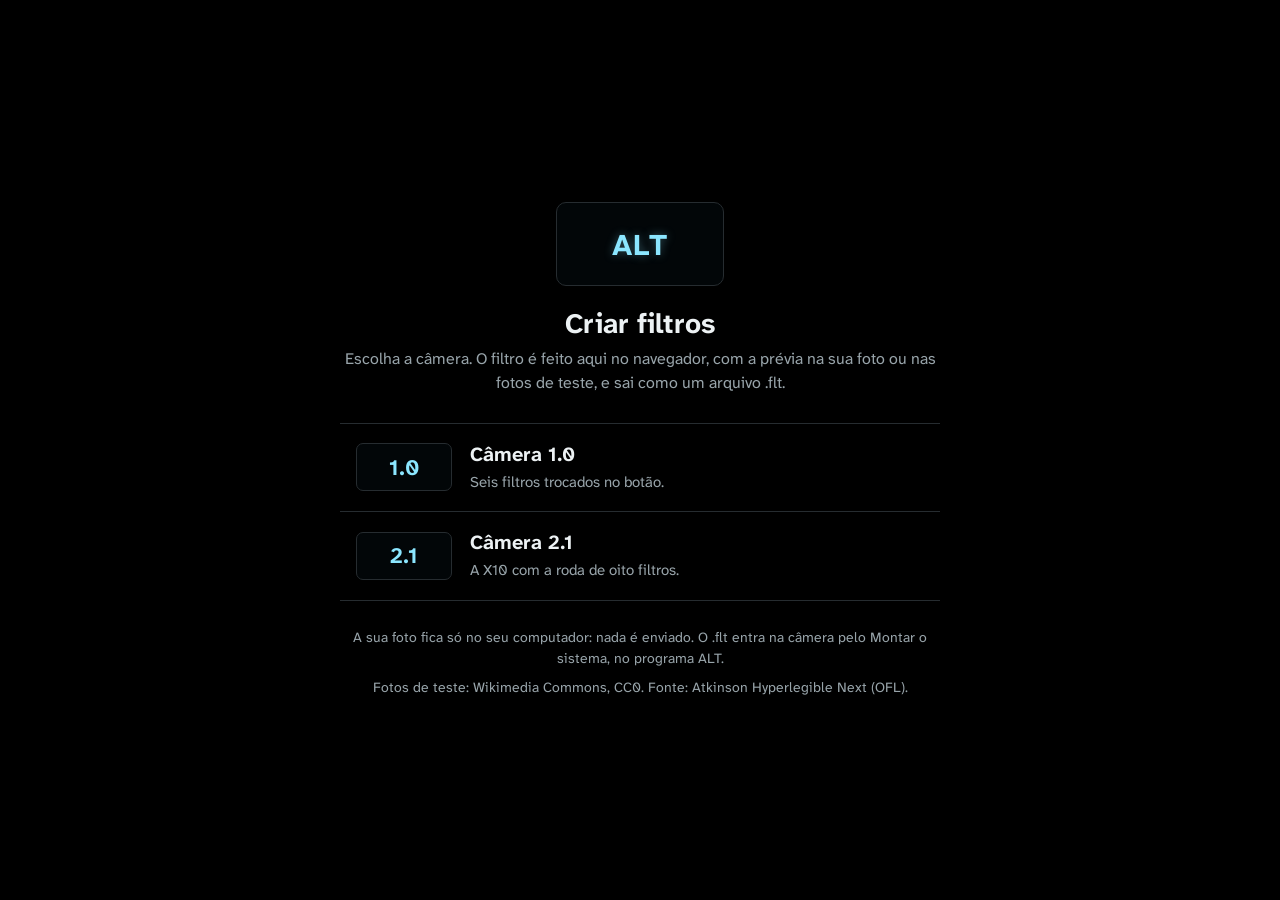
<file: index.html>
<!doctype html>
<html lang="pt-BR">
<head>
<meta charset="utf-8">
<meta name="viewport" content="width=device-width, initial-scale=1">
<title>Criar filtros da ALT</title>
<meta name="description" content="Crie filtros .flt para as câmeras ALT 1.0 e 2.1, com a prévia da conta da câmera na sua foto.">
<link rel="icon" href="icone.png">
<link rel="stylesheet" href="fonte.css">
<style>
  /* A escolha da camera do site do Criar filtros: o mesmo preto e o mesmo azul-gelo da tela OLED e do menu do programa
     ALT (programa_x10/fonte/menu.html), uma camera por linha. */
  :root {
    color-scheme: dark;
    --fundo: #000000; --painel: #0A0C0D; --linha: #262C30; --tinta: #EDF2F4; --suave: #98A4AA; --tela: #8BE6FF;
  }
  * { box-sizing: border-box; }
  html, body { background: var(--fundo); }
  body { margin: 0; min-height: 100vh; display: flex; color: var(--tinta); font: 16px/1.5 "Atkinson Hyperlegible Next", "Segoe UI", system-ui, sans-serif; }
  main { width: 100%; max-width: 640px; margin: auto; padding: 48px 20px; }
  .tela { display: flex; align-items: center; justify-content: center; width: 168px; height: 84px; border-radius: 10px;
    background: #020608; border: 1px solid var(--linha); margin: 0 auto 22px; }
  .tela span { color: var(--tela); font-weight: 700; font-size: 30px; letter-spacing: .04em; text-shadow: 0 0 10px rgba(139, 230, 255, .35); }
  h1 { font-size: 28px; line-height: 1.15; margin: 0 0 6px; text-align: center; }
  .intro { color: var(--suave); margin: 0 0 28px; text-align: center; }
  .cameras { display: grid; border-top: 1px solid var(--linha); }
  .camera { display: grid; grid-template-columns: 96px minmax(0, 1fr); gap: 4px 18px; align-items: center; padding: 18px 16px;
    border-bottom: 1px solid var(--linha); color: var(--tinta); text-decoration: none; }
  .camera .mini { grid-row: span 2; display: flex; align-items: center; justify-content: center; height: 48px; border-radius: 7px;
    background: #020608; border: 1px solid var(--linha); color: var(--tela); font-weight: 700; font-size: 22px; }
  .camera strong { font-size: 20px; line-height: 1.25; }
  .camera span { color: var(--suave); font-size: 15px; }
  .camera:hover { background: var(--painel); }
  .camera:hover strong { color: var(--tela); }
  .camera:focus-visible { outline: 2px solid var(--tela); outline-offset: -2px; border-radius: 6px; }
  .pe { color: var(--suave); font-size: 14px; margin: 26px 0 0; text-align: center; }
  .pe + .pe { margin-top: 8px; }
  @media (max-width: 640px) { main { padding: 32px 16px; } .camera { padding: 16px 0; grid-template-columns: 72px minmax(0, 1fr); } }
</style>
</head>
<body>
<main>
  <div class="tela" aria-hidden="true"><span>ALT</span></div>
  <h1>Criar filtros</h1>
  <p class="intro">Escolha a câmera. O filtro é feito aqui no navegador, com a prévia na sua foto ou nas fotos de teste, e sai como um arquivo .flt.</p>
  <nav class="cameras" aria-label="Escolher a câmera">
    <a class="camera" href="criar.html?camera=1.0"><span class="mini" aria-hidden="true">1.0</span>
      <strong>Câmera 1.0</strong><span>Seis filtros trocados no botão.</span></a>
    <a class="camera" href="criar.html"><span class="mini" aria-hidden="true">2.1</span>
      <strong>Câmera 2.1</strong><span>A X10 com a roda de oito filtros.</span></a>
  </nav>
  <p class="pe">A sua foto fica só no seu computador: nada é enviado. O .flt entra na câmera pelo Montar o sistema, no programa ALT.</p>
  <p class="pe">Fotos de teste: Wikimedia Commons, CC0. Fonte: Atkinson Hyperlegible Next (OFL).</p>
</main>
</body>
</html>
</file>
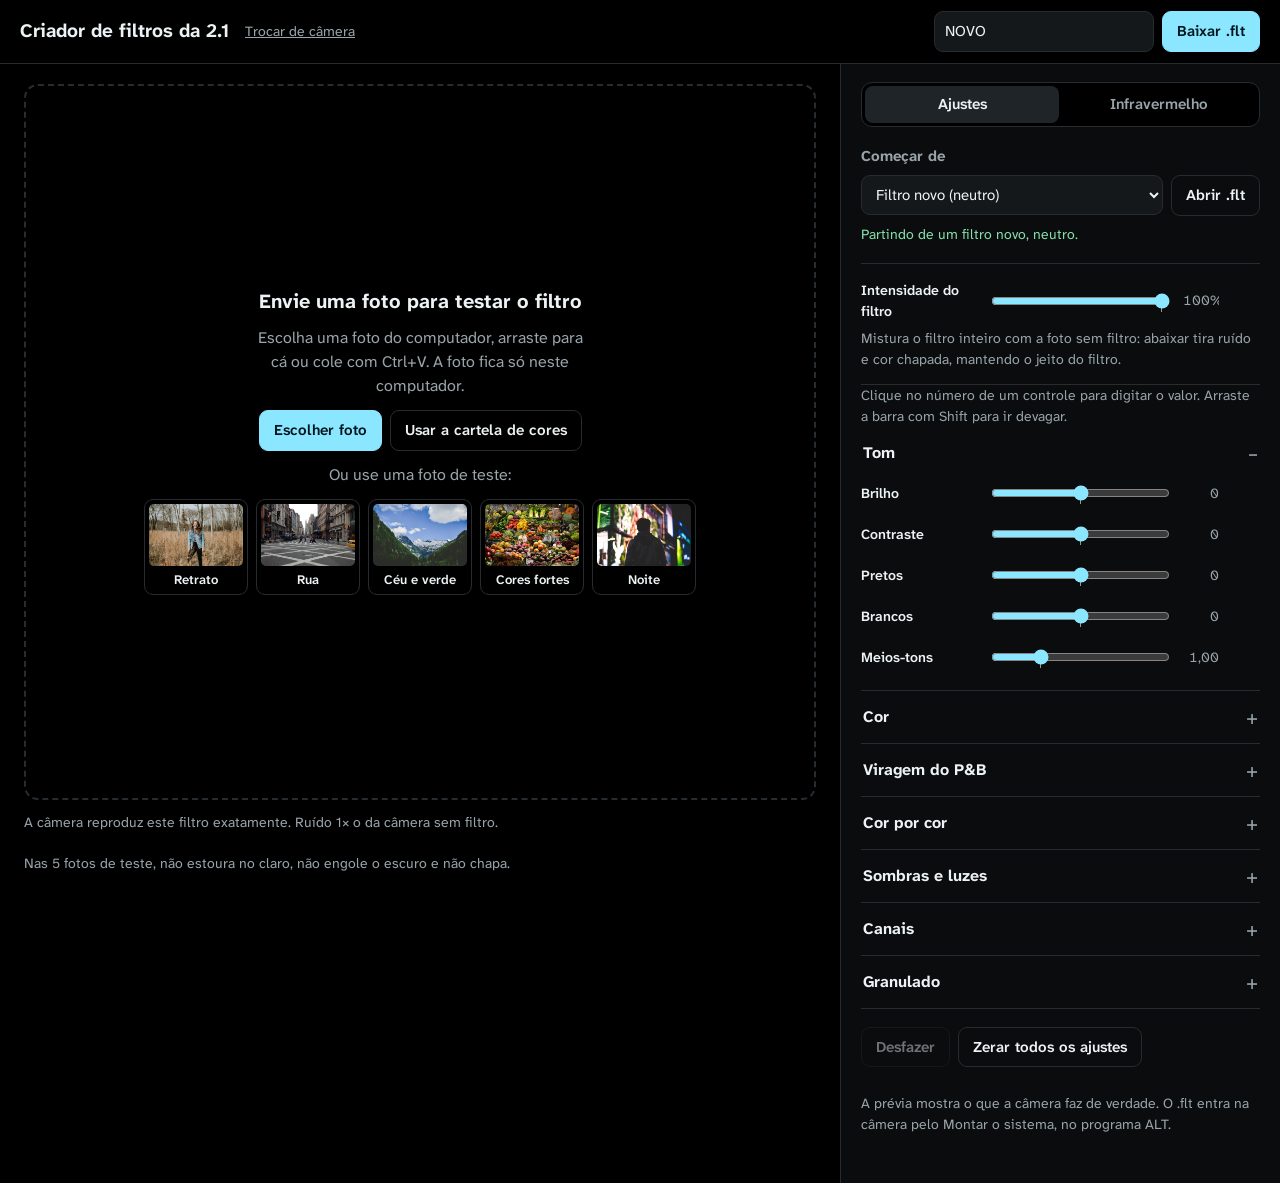
<file: criar.html>
<!doctype html>
<html lang="pt-BR">
<head>
<meta charset="utf-8">
<meta name="viewport" content="width=device-width, initial-scale=1">
<title>Criador de filtros da 2.1</title>
<link rel="stylesheet" href="fonte.css">
<style>
  /* Tema preto: o mesmo preto da tela OLED da camera; o azul-gelo e a cor que ela desenha. A cor fica so na foto. */
  :root {
    color-scheme: dark;
    --fundo: #000000; --painel: #0A0C0D; --campo: #14181A; --campo-forte: #1E2427; --linha: #262C30;
    --tinta: #EDF2F4; --suave: #98A4AA; --tela: #8BE6FF; --tela-tinta: #00161D; --alerta: #FFA477; --certo: #86E0AC;
    --barra: 64px;
  }
  * { box-sizing: border-box; }
  html, body { background: var(--fundo); }
  body { margin: 0; color: var(--tinta); font: 16px/1.5 "Atkinson Hyperlegible Next", "Segoe UI", system-ui, sans-serif; }
  a { color: var(--tela); }

  /* barra de cima: titulo, nome e baixar */
  .barra { position: sticky; top: 0; z-index: 5; min-height: var(--barra); display: flex; flex-wrap: wrap; align-items: center;
    gap: 8px 16px; padding: 10px 20px; background: var(--fundo); border-bottom: 1px solid var(--linha); }
  h1 { font-size: 19px; line-height: 1.2; margin: 0; font-weight: 700; }
  .baixar { margin-left: auto; display: flex; gap: 8px; align-items: center; }
  .baixar input { width: 220px; text-transform: uppercase; }
  #status-baixar { flex-basis: 100%; margin: 0; font-size: 14px; }
  /* so no site: volta para a escolha da camera */
  .trocar-camera { font-size: 14px; color: var(--suave); }
  .trocar-camera:hover, .trocar-camera:focus-visible { color: var(--tela); }
  #status-baixar:empty { display: none; }
  /* usar na roda: um botao por posicao, com o nome que ela tem hoje no Montar o sistema */
  .para-roda { flex-basis: 100%; display: flex; flex-wrap: wrap; gap: 10px 14px; align-items: center; padding: 2px 0 4px; }
  .para-roda[hidden] { display: none; }
  .para-roda > span { font-weight: 600; font-size: 15px; }
  .checagem { flex-basis: 100%; margin: 0; padding: 0; list-style: none; display: grid; gap: 2px; font-size: 14px; color: var(--suave); }
  .checagem li::before { content: "✓ "; color: var(--tinta); }
  .checagem li.aviso { color: var(--alerta); }
  .checagem li.aviso::before { content: "! "; color: var(--alerta); }
  #aviso-nome-roda { flex-basis: 100%; margin: 0; font-size: 14px; }
  .posicoes { display: flex; flex-wrap: wrap; gap: 6px; }
  .posicoes button { display: grid; gap: 1px; min-width: 66px; padding: 6px 10px; text-align: left; line-height: 1.2; }
  .posicoes button span { font-size: 12px; font-weight: 400; color: var(--suave); min-height: 1.2em; }

  /* botoes e campos */
  button, .botao { font: inherit; font-size: 15px; font-weight: 600; cursor: pointer; border-radius: 9px; padding: 8px 14px;
    border: 1px solid var(--tela); background: var(--tela); color: var(--tela-tinta); }
  button.leve, .botao.leve { background: transparent; color: var(--tinta); border-color: var(--linha); }
  button.leve:hover, .botao.leve:hover { border-color: var(--suave); }
  button:focus-visible, .botao:focus-within, input:focus-visible, select:focus-visible, summary:focus-visible, canvas:focus-visible {
    outline: 2px solid var(--tela); outline-offset: 2px; }
  input[type=file] { position: absolute; width: 1px; height: 1px; opacity: 0; }
  select, input[type=text] { font: inherit; font-size: 15px; padding: 8px 10px; border: 1px solid var(--linha); border-radius: 9px;
    background: var(--campo); color: var(--tinta); }
  select { flex: 1; min-width: 0; }
  .linha-botoes { display: flex; flex-wrap: wrap; gap: 8px; align-items: center; }
  .status { margin: 8px 0 0; color: var(--suave); font-size: 14px; }
  .status.erro, .aviso { color: var(--alerta); }
  .status.ok { color: var(--certo); }

  /* area: previa grande a esquerda, ajustes a direita */
  .area { display: grid; grid-template-columns: minmax(0, 1fr) 440px; }
  /* tela larga (ultrawide, tela cheia): a foto ja e limitada pela altura, entao a pagina para de crescer na largura que
     uma foto 16:9 ainda usa nessa altura, mais o painel, e fica centrada, com o cabecalho alinhado a ela */
  :root { --largura: max(980px, calc((100vh - 230px) * 1.78 + 490px)); }
  .barra, .area { max-width: var(--largura); margin-inline: auto; }
  .previa { position: sticky; top: var(--topo-previa, var(--barra)); align-self: start; height: calc(100vh - var(--topo-previa, var(--barra)));
    display: flex; flex-direction: column;
    gap: 12px; padding: 20px 24px; }
  /* a foto ocupa o espaco que sobra e cabe nele inteira (object-fit), em qualquer tamanho de janela: posicionada por
     cima da area, ela nao empurra a faixa de botoes para fora da tela quando a janela e muito larga */
  .tela { flex: 1; min-height: 0; display: grid; place-items: center; position: relative; }
  .tela canvas { position: absolute; inset: 0; display: block; width: 100%; height: 100%; object-fit: contain; cursor: pointer;
    touch-action: none; user-select: none; -webkit-user-select: none; }
  .faixa { display: flex; flex-wrap: wrap; gap: 10px; justify-content: space-between; align-items: center; }
  .segmentos { display: inline-flex; gap: 3px; padding: 3px; border: 1px solid var(--linha); border-radius: 11px; background: var(--painel); }
  .segmentos button, .segmentos .botao { border: 0; border-radius: 8px; padding: 6px 12px; background: transparent; color: var(--suave); }
  .segmentos button:hover, .segmentos .botao:hover { color: var(--tinta); }
  .segmentos [aria-pressed=true] { background: var(--campo-forte); color: var(--tinta); }
  /* sem foto: um convite para escolher, arrastar ou colar uma foto */
  .vazio { width: 100%; height: 100%; min-height: 260px; display: grid; place-content: center; justify-items: center; gap: 12px;
    padding: 24px; text-align: center; border: 2px dashed var(--linha); border-radius: 14px; color: var(--suave); }
  .vazio strong { color: var(--tinta); font-size: 20px; line-height: 1.25; }
  .vazio p { margin: 0; max-width: 34ch; }
  .previa.arrastando .vazio, .previa.arrastando .tela canvas { outline: 2px dashed var(--tela); outline-offset: 4px; }
  .sem-foto .tela canvas, .sem-foto .faixa, .sem-foto .dica { display: none; }
  .com-foto .vazio { display: none; }
  /* as 5 fotos de teste: uma miniatura por foto na tela de inicio, e a lista "Foto" na faixa de baixo */
  .fotos-teste { display: flex; flex-wrap: wrap; justify-content: center; gap: 8px; width: min(560px, 100%); }
  .fotos-teste button { display: grid; gap: 4px; width: 104px; padding: 4px; font-size: 13px; background: transparent; color: var(--tinta);
    border-color: var(--linha); }
  .fotos-teste button:hover { border-color: var(--suave); }
  .fotos-teste img { display: block; width: 100%; aspect-ratio: 3 / 2; object-fit: cover; border-radius: 5px; }
  .escolha-foto { display: inline-flex; gap: 8px; align-items: center; }
  .escolha-foto select { flex: 0 1 auto; }
  .escolha-foto[hidden] { display: none; }
  .dica { margin: 0; color: var(--suave); font-size: 14px; }
  .camera { margin: 0; font-size: 14px; color: var(--suave); }
  .camera.aviso, .camera .aviso { color: var(--alerta); }
  .camera p { margin: 0; }
  /* os limites que estragam a foto: aviso em laranja, nota (o que os de fabrica tambem fazem) no cinza */
  .camera ul { margin: 4px 0 0; padding-left: 18px; display: grid; gap: 2px; }
  .camera .curto { display: none; }
  .estouro { margin: 8px 0 0; font-size: 14px; color: var(--suave); display: grid; gap: 6px; }
  .estouro p { margin: 0; }
  .estouro .aviso { color: var(--alerta); }
  .estouro .ok { color: var(--tinta); }
  .estouro progress { width: 100%; }
  .m-claro { color: #FF5A5A; } .m-escuro { color: #5AA0FF; } .m-chapa { color: #FFD60A; }

  .painel { background: var(--painel); border-left: 1px solid var(--linha); padding: 18px 20px 48px; min-width: 0; }
  h2 { font-size: 15px; font-weight: 700; margin: 0 0 8px; color: var(--suave); }
  .comeco { padding-bottom: 18px; border-bottom: 1px solid var(--linha); }

  /* grupos de ajuste: um aberto por vez */
  details { border-bottom: 1px solid var(--linha); }
  summary { cursor: pointer; font-weight: 700; font-size: 16px; padding: 14px 2px; list-style: none; display: flex; align-items: center; gap: 10px; }
  summary::-webkit-details-marker { display: none; }
  summary::after { content: "+"; margin-left: auto; color: var(--suave); font-weight: 400; font-size: 20px; line-height: 1; }
  details[open] summary::after { content: "–"; }
  .conta { font-size: 13px; font-weight: 600; color: var(--tela); }
  .controles { padding: 0 0 18px; display: grid; gap: 12px; }
  .controle { display: grid; grid-template-columns: 118px minmax(0, 1fr) 46px 26px; gap: 10px; align-items: center; }
  .controle label { font-weight: 600; font-size: 14px; }
  /* o numero ao lado da barra e um campo: parece texto ate passar o mouse ou clicar, e ai se digita */
  .controle .valor { width: 100%; min-width: 0; padding: 3px 4px; border: 1px solid transparent; border-radius: 6px; background: transparent;
    text-align: right; font: inherit; font-variant-numeric: tabular-nums; color: var(--suave); font-size: 14px; }
  .controle .valor:hover { border-color: var(--linha); }
  .controle .valor:focus { border-color: var(--tela); background: var(--campo); color: var(--tinta); outline: none; }
  .controle.mexido .valor { color: var(--tela); font-weight: 700; }
  .controle input[type=range] { width: 100%; accent-color: var(--tela); }
  .zerar-um { visibility: hidden; padding: 0; width: 26px; height: 26px; border-radius: 7px; border: 1px solid var(--linha);
    background: transparent; color: var(--suave); font-size: 14px; line-height: 1; }
  .zerar-um:hover { color: var(--tinta); border-color: var(--suave); }
  .controle.mexido .zerar-um { visibility: visible; }
  .controle.desligado { opacity: .35; pointer-events: none; }
  .nota { color: var(--suave); font-size: 14px; margin: 0; }
  .marca { display: flex; gap: 10px; align-items: center; font-weight: 600; font-size: 15px; }
  .marca input { width: 18px; height: 18px; accent-color: var(--tela); }
  .fichas { display: grid; grid-template-columns: repeat(8, minmax(0, 1fr)); gap: 4px; }
  /* a amostra tem a largura da coluna, nao a do nome ("Vermelho" e "Magenta" sao mais largos que ela e esticavam o
     quadrado); a cor escolhida ganha um anel no quadrado, sem moldura em volta do nome, que pode passar um pouco da coluna */
  .fichas button.ficha { min-width: 0; padding: 4px 4px 2px; border: 0; border-radius: 9px; background: transparent; color: var(--suave);
    font-size: 11px; font-weight: 600; display: grid; grid-template-columns: minmax(0, 1fr); gap: 5px; justify-items: center; }
  .fichas button.ficha[aria-pressed=true] { color: var(--tinta); }
  .fichas button.ficha[aria-pressed=true] .amostra { outline: 2px solid var(--tinta); outline-offset: 2px; }
  .fichas button.ficha[aria-pressed=false]:hover .amostra { outline: 1px solid var(--suave); outline-offset: 2px; }
  .ficha .amostra { width: 100%; aspect-ratio: 1; border-radius: 6px; overflow: hidden; display: grid; grid-template-rows: 1fr 1fr; }
  .ficha .rotulo { white-space: nowrap; }
  .ficha[data-mexida=true] .rotulo { color: var(--tela); }
  .cor-escolhida { font-weight: 700; margin: 2px 0 0; }
  #por-cor.desligado .so-com-cor { opacity: .35; pointer-events: none; }
  .rodape-ajustes { margin: 18px 0 0; display: flex; flex-wrap: wrap; gap: 8px; }
  .rodape-ajustes button:disabled { opacity: 0.45; cursor: default; }
  /* intensidade do filtro: fora dos grupos, sempre a vista */
  .geral { padding: 16px 0 14px; border-bottom: 1px solid var(--linha); }
  .geral .controles { padding: 0 0 6px; }
  /* trocar canais: o select ocupa o lugar do controle deslizante, do valor e do botao */
  .controle.troca select { grid-column: span 3; min-width: 0; }
  /* viragem: um botao por tom, com o degrade sombras -> luzes */
  .tons { display: grid; grid-template-columns: repeat(3, minmax(0, 1fr)); gap: 6px; }
  .tons button { display: grid; gap: 5px; padding: 6px; font-size: 13px; background: transparent; color: var(--suave); border-color: var(--linha); }
  .tons button[aria-pressed=true] { border-color: var(--tinta); background: var(--campo); color: var(--tinta); }
  .tons .degrade { height: 14px; border-radius: 4px; }
  .duas-cores { display: flex; flex-wrap: wrap; gap: 10px 18px; }
  .duas-cores[hidden] { display: none; }
  .duas-cores label { display: flex; gap: 8px; align-items: center; font-weight: 600; font-size: 14px; }
  .cores-ir input[type=color] { width: 100%; }
  input[type=color] { width: 44px; height: 30px; padding: 2px; border: 1px solid var(--linha); border-radius: 6px; background: var(--campo); cursor: pointer; }
  .pe { margin: 26px 0 0; }

  /* abas do painel: Ajustes (os controles), Infravermelho (pelas cores) e Aerochrome (pela matriz do AERORED) */
  .abas { display: grid; grid-template-columns: repeat(2, minmax(0, 1fr)); gap: 3px; padding: 3px; margin: 0 0 18px;
    border: 1px solid var(--linha); border-radius: 11px; background: var(--fundo); }
  .abas button { border: 0; border-radius: 8px; padding: 7px 6px; background: transparent; color: var(--suave); }
  .abas button:hover { color: var(--tinta); }
  .abas [aria-selected=true] { background: var(--campo-forte); color: var(--tinta); }
  [role=tabpanel][hidden] { display: none; }
  .titulo-aba { margin: 20px 0 10px; font-size: 16px; }
  /* os dois jeitos da aba Infravermelho, um cartao cada */
  .cartao { border: 1px solid var(--linha); border-radius: 12px; padding: 14px 16px 16px; margin: 14px 0 0; }
  .titulo-cartao { margin: 0 0 6px; font-size: 18px; }
  /* estilos: uma fila por familia, um botao por estilo, com as cores da folhagem, do ceu e do vermelho */
  .estilos { display: grid; gap: 12px; }
  .estilos .fila { display: grid; gap: 6px; }
  .estilos .fila > span { font-size: 13px; font-weight: 600; color: var(--suave); }
  .estilos .tres { display: grid; grid-template-columns: repeat(3, minmax(0, 1fr)); gap: 6px; }
  .estilos button { display: grid; gap: 3px; padding: 6px 8px 7px; text-align: left; font-size: 14px; background: transparent;
    color: var(--tinta); border-color: var(--linha); }
  .estilos button:hover { border-color: var(--suave); }
  .estilos button small { font-weight: 400; font-size: 12px; color: var(--suave); }
  .estilos button[aria-pressed=true] { border-color: var(--tinta); background: var(--campo); }
  .tiras { display: grid; grid-template-columns: repeat(3, 1fr); height: 14px; border-radius: 4px; overflow: hidden; margin-bottom: 3px; }
  /* cores: o que a coisa e na foto, a cor que voce quer e o que a camera faz, lado a lado */
  .cores-ir { display: grid; gap: 8px; }
  .cores-ir > div { display: grid; grid-template-columns: minmax(64px, 1fr) 54px 54px 54px minmax(76px, 1fr); gap: 8px; align-items: center; }
  .cores-ir .cabeca { font-size: 12px; color: var(--suave); white-space: nowrap; }
  .cores-ir .cabeca span { text-align: center; }
  .cores-ir .rotulo { font-weight: 600; font-size: 14px; }
  .amostra-cor { height: 30px; border-radius: 6px; border: 1px solid var(--linha); }
  .amostra-cor.vazia { border-style: dashed; }
  .cores-ir .perto { font-size: 13px; color: var(--suave); }
  .ruido-ir { margin-top: 16px; }
  .fazer { margin-top: 16px; }
  .andamento { display: flex; gap: 10px; align-items: center; margin-top: 14px; }
  .andamento progress { flex: 1; height: 10px; accent-color: var(--tela); }
  .andamento progress[hidden], .andamento button[hidden] { display: none; }

  @media (max-width: 980px) {
    .barra { position: static; }
    .area { grid-template-columns: 1fr; }
    .previa { top: 0; height: auto; z-index: 3; background: var(--fundo); padding: 10px 16px 12px; border-bottom: 1px solid var(--linha); }
    .tela canvas { position: static; height: auto; max-height: 32vh; }   /* a previa aqui tem a altura da foto */
    .vazio { min-height: 0; padding: 16px; gap: 10px; }
    .vazio strong { font-size: 17px; }
    .fotos-teste button { width: 62px; font-size: 11px; padding: 3px; }
    .segmentos[aria-label=Comparar] { display: none; }   /* no celular: tocar e segurar a foto */
    .dica, .camera { font-size: 13px; }
    /* no celular os avisos saem curtos e lado a lado, para a previa presa no alto nao tomar a tela */
    .camera .longo { display: none; }
    .camera .curto { display: inline; }
    .camera ul { display: flex; flex-wrap: wrap; gap: 0 14px; padding-left: 0; list-style: none; margin-top: 2px; }
    .camera li::before { content: "• "; }
    .painel { border-left: 0; padding: 16px 16px 40px; }
  }
  @media (max-width: 560px) {
    .barra { padding: 10px 16px; }
    .baixar { margin-left: 0; width: 100%; }
    .baixar input { flex: 1; width: auto; min-width: 0; }
    .faixa { gap: 8px; }
    .segmentos button, .segmentos .botao { padding: 6px 9px; font-size: 14px; }
    .fichas { grid-template-columns: repeat(4, minmax(0, 1fr)); }
    .controle { grid-template-columns: minmax(0, 1fr) 46px 26px; }
    .controle label { grid-column: 1 / -1; }
    .controle.troca select { grid-column: 1 / -1; }
  }
</style>
<link rel="icon" href="icone.png">
<script>window.X10_SITE = true;</script>
</head>
<body>
<header class="barra">
  <h1>Criador de filtros da 2.1</h1>
  <div class="baixar">
    <input type="text" id="nome" maxlength="20" aria-label="Nome do filtro" placeholder="Nome do filtro" autocomplete="off">
    <button type="button" class="leve" id="usar-na-roda" aria-expanded="false" aria-controls="para-roda">Usar na roda</button>
    <button type="button" id="baixar">Baixar .flt</button>
  </div>
  <div class="para-roda" id="para-roda" hidden>
    <ul class="checagem" id="checagem-roda" aria-label="Antes de pôr na roda"></ul>
    <span>Pôr este filtro na posição</span>
    <div class="posicoes" id="posicoes-roda" role="group" aria-label="Posição da roda"></div>
    <label class="marca"><input type="checkbox" id="com-nome" checked> Trocar também o nome na tela para <strong id="nome-na-roda"></strong></label>
    <p class="aviso" id="aviso-nome-roda" role="status" hidden></p>
  </div>
  <p class="status" id="status-baixar" role="status"></p>
</header>
<main class="area">
  <section class="previa sem-foto" id="previa" aria-label="Prévia">
    <div class="tela">
      <div class="vazio">
        <strong>Envie uma foto para testar o filtro</strong>
        <p>Escolha uma foto do computador, arraste para cá ou cole com Ctrl+V. A foto fica só neste computador.</p>
        <div class="linha-botoes">
          <label class="botao">Escolher foto<input type="file" class="abrir-foto" accept="image/*"></label>
          <button type="button" class="leve" id="usar-cartela">Usar a cartela de cores</button>
        </div>
        <p>Ou use uma foto de teste:</p>
        <div class="fotos-teste" id="fotos-teste" role="group" aria-label="Fotos de teste"></div>
      </div>
      <canvas id="tela" width="720" height="540" tabindex="0" aria-label="Prévia do filtro. Segure para ver sem o filtro."></canvas>
    </div>
    <div class="faixa">
      <div class="segmentos" role="group" aria-label="Comparar">
        <button type="button" data-ver="camera" aria-pressed="true">Com o filtro</button>
        <button type="button" data-ver="original" aria-pressed="false">Sem filtro</button>
        <button type="button" data-ver="estouro" aria-pressed="false" title="Vermelho: estoura no claro. Azul: engole o escuro. Amarelo: a cor chapa.">Onde estoura</button>
      </div>
      <div class="segmentos" role="group" aria-label="Luz">
        <button type="button" data-luz="dia" aria-pressed="true">Dia</button>
        <button type="button" data-luz="pouca" aria-pressed="false" title="Simula o ruído do sensor com pouca luz">Pouca luz</button>
      </div>
      <div class="escolha-foto">
        <select id="qual-foto" aria-label="Foto da prévia">
          <option value="sua" hidden>Sua foto</option>
          <optgroup label="Fotos de teste" id="grupo-teste"></optgroup>
          <option value="cartela">Cartela de cores</option>
        </select>
        <label class="botao" id="rotulo-trocar">Escolher foto<input type="file" class="abrir-foto" accept="image/*"></label>
      </div>
    </div>
    <p class="dica">Segure a foto para ver como ela é sem o filtro.</p>
    <p class="dica" id="dica-estouro" hidden>Onde estoura: <b class="m-claro">vermelho</b> estoura no claro, <b class="m-escuro">azul</b> engole o escuro, <b class="m-chapa">amarelo</b> a cor chapa (fica lisa). O resto fica cinza.</p>
    <p class="dica" id="credito-foto" hidden></p>
    <p class="dica" id="dica-luz" hidden>Pouca luz: o ruído do sensor é simulado (aproximado, antes da redução de ruído da câmera). Segure a foto para ver o mesmo ruído sem o filtro.</p>
    <div class="camera" id="camera" role="status"></div>
    <div class="estouro" id="estouro" hidden>
      <p id="estouro-texto" role="status"></p>
      <progress id="estouro-progresso" hidden aria-label="Procurando"></progress>
      <div class="linha-botoes">
        <button type="button" id="estouro-tirar" hidden>Tirar estouro</button>
        <button type="button" class="leve" id="estouro-parar" hidden>Parar</button>
        <button type="button" class="leve" id="estouro-voltar" hidden>Voltar ao filtro de antes</button>
      </div>
    </div>
  </section>

  <section class="painel" aria-label="Ajustes">
    <div class="abas" id="abas" role="tablist" aria-label="Jeito de fazer o filtro">
      <button type="button" role="tab" data-aba="ajustes" id="tab-ajustes" aria-controls="aba-ajustes" aria-selected="true">Ajustes</button>
      <button type="button" role="tab" data-aba="ir" id="tab-ir" aria-controls="aba-ir" aria-selected="false" tabindex="-1">Infravermelho</button>
    </div>
    <div id="aba-ajustes" role="tabpanel" aria-labelledby="tab-ajustes">
    <div class="comeco">
      <h2>Começar de</h2>
      <div class="linha-botoes">
        <select id="pronto" aria-label="Filtro de partida"></select>
        <label class="botao leve">Abrir .flt<input type="file" id="abrir" accept=".flt"></label>
      </div>
      <p class="status" id="status-base" role="status"></p>
    </div>
    <div class="geral">
      <div class="controles" data-grupo="geral"></div>
      <p class="nota">Mistura o filtro inteiro com a foto sem filtro: abaixar tira ruído e cor chapada, mantendo o jeito do filtro.</p>
    </div>

    <div id="ajustes">
      <p class="nota dica-controles">Clique no número de um controle para digitar o valor. Arraste a barra com Shift para ir devagar.</p>
      <details id="grupo-site" hidden><summary>Ajustes do JL Camera Tool<span class="conta" data-conta="site"></span></summary><div class="controles" data-grupo="site">
        <p class="nota">Este filtro foi feito no site do fabricante. Estes são os controles dele, com as contas do site, do jeito que vieram no arquivo. Os outros grupos mexem por cima. O granulado do site está no grupo Granulado.</p>
      </div></details>
      <details open><summary>Tom<span class="conta" data-conta="tom"></span></summary><div class="controles" data-grupo="tom"></div></details>
      <details><summary>Cor<span class="conta" data-conta="cor"></span></summary><div class="controles" data-grupo="cor">
        <label class="marca"><input type="checkbox" id="pb"> Preto e branco (mistura dos canais)</label>
        <div class="controle troca" id="linha-troca"><label for="troca">Trocar canais</label><select id="troca">
          <option value="rgb">Não trocar</option>
          <option value="rg">Vermelho ↔ verde (folhas vermelhas, infravermelho falso)</option>
          <option value="gb">Verde ↔ azul</option>
          <option value="rb">Vermelho ↔ azul</option>
          <option value="girar1">Girar: vermelho vira verde, verde vira azul</option>
          <option value="girar2">Girar: vermelho vira azul, verde vira vermelho</option>
        </select></div>
      </div></details>
      <details id="grupo-viragem"><summary>Viragem do P&amp;B<span class="conta" data-conta="viragem"></span></summary><div class="controles" data-grupo="viragem">
        <p class="nota">Pinta o preto e branco: as sombras ganham uma cor e as luzes outra, como numa cópia virada. Quase não mexe no ruído. Escolher um tom liga o “Preto e branco”.</p>
        <p class="nota aviso" id="viragem-desligada" hidden>A viragem só vale com a foto em preto e branco: ligue o “Preto e branco” no grupo Cor.</p>
        <div class="tons" id="tons" role="group" aria-label="Tom da viragem"></div>
        <div class="duas-cores" id="duas-cores" hidden>
          <label>Sombras <input type="color" id="cor-sombras" value="#12343b"></label>
          <label>Luzes <input type="color" id="cor-luzes" value="#f5e6c8"></label>
        </div>
      </div></details>
      <details><summary>Cor por cor<span class="conta" data-conta="porcor"></span></summary><div class="controles" id="por-cor">
        <p class="nota">A câmera tem só uma matriz 3×3 para a cor, então ela não separa as cores como o Lightroom. Cada cor arrasta as vizinhas, e a cor oposta muda junto (vermelho e água, amarelo e azul, verde e magenta). A cor que você mexe chega ao que você pediu, o mais perto que a câmera deixa, e as outras mudam o mínimo a partir de onde já estão. As 2 últimas cores mexidas ficam presas onde você deixou (nome em azul); as outras mostram onde estão de verdade, e mexer numa delas parte daí. Em cada quadrado, a metade de cima é a cor com o filtro sem este ajuste, e a de baixo é o que a câmera faz com ele.</p>
        <p class="nota aviso" id="sem-cor" hidden>Este filtro é preto e branco: não há cor para ajustar.</p>
        <div class="so-com-cor">
          <div class="fichas" role="group" aria-label="Escolha a cor" id="fichas"></div>
          <p class="cor-escolhida" id="cor-escolhida"></p>
          <div class="controle"><label for="c-corH">Matiz</label><input type="range" id="c-corH" min="-90" max="90" step="1" value="0" title="Dois cliques voltam a cor ao padrão e a soltam. Arraste com Shift para ir devagar."><input type="text" class="valor" inputmode="decimal" autocomplete="off" spellcheck="false" aria-label="Matiz: valor"></div>
          <div class="controle"><label for="c-corS">Saturação</label><input type="range" id="c-corS" min="-100" max="100" step="1" value="0" title="Dois cliques voltam a cor ao padrão e a soltam. Arraste com Shift para ir devagar."><input type="text" class="valor" inputmode="decimal" autocomplete="off" spellcheck="false" aria-label="Saturação: valor"></div>
          <p class="nota" id="resultado-cor" role="status"></p>
          <div class="linha-botoes"><button type="button" class="leve" id="zerar-cores">Voltar todas as cores</button></div>
        </div>
      </div></details>
      <details><summary>Sombras e luzes<span class="conta" data-conta="split"></span></summary><div class="controles" data-grupo="split"></div></details>
      <details><summary>Canais<span class="conta" data-conta="canais"></span></summary><div class="controles" data-grupo="canais">
        <p class="nota">Curva de cada canal, como os “Gamma” do JL Camera Tool. Abaixo de 1 escurece o canal, acima de 1 clareia.</p>
      </div></details>
      <!-- escondido na revisao de 26/10/2026 e de volta em 27/10/2026, a pedido. Nas duas cameras o grao e da posicao,
           no Montar o sistema, e este valor nao e usado; ele vai no .flt, para o JL Camera Tool -->
      <details><summary>Granulado<span class="conta" data-conta="grao"></span></summary><div class="controles" data-grupo="grao">
        <p class="nota" id="nota-grao">A prévia mostra o grão como o JL Camera Tool. Ele fica gravado no <code>.flt</code> e vale no JL Camera Tool e no firmware de teste do fabricante. A ALT 2.1 não usa este valor: nela o grão é o da posição da roda (todas menos o F2).</p>
      </div></details>
      <div class="rodape-ajustes"><button type="button" class="leve" id="desfazer-filtro" disabled title="Volta o filtro ao passo anterior (Ctrl+Z)">Desfazer</button><button type="button" class="leve" id="zerar">Zerar todos os ajustes</button></div>
    </div>
    <p class="nota pe">A prévia mostra o que a câmera faz de verdade. Para pôr o filtro na roda, use “Usar na roda”, no alto, ou abra o .flt numa posição do <a href="sistema.html">Montar o sistema</a>.</p>
    </div>

    <!-- Infravermelho e Aerochrome numa aba so (revisao de 26/10/2026): as duas faziam infravermelho colorido, e nao
         dava para saber qual usar. Os ids de antes ficam (aba-aero, ir-*, aero-*): os scripts e a receita continuam. -->
    <div id="aba-ir" role="tabpanel" aria-labelledby="tab-ir" hidden>
      <p class="nota">Infravermelho colorido, como os filmes Aerochrome, de dois jeitos. O filtro fica nos Ajustes, com os controles nos lugares, para continuar mexendo.</p>
      <section class="cartao" id="aba-aero" aria-labelledby="titulo-aero">
        <h2 class="titulo-cartao" id="titulo-aero">Partindo do AERORED</h2>
      <p class="nota">Do jeito dos primeiros AERORED: o AERORED da roda como partida, e a folhagem e o céu mexidos à mão. O vermelho, a pele e os cinzas ficam como no AERORED. É na hora.</p>
      <h3 class="titulo-aba">Versão</h3>
      <div class="estilos" id="aero-estilos" role="group" aria-label="Versão"></div>
      <h3 class="titulo-aba">Folhagem</h3>
      <div class="controles" id="aero-folha"></div>
      <h3 class="titulo-aba">Céu</h3>
      <div class="controles" id="aero-ceu"></div>
      <p class="nota">Estes controles mexem na Cor por cor do filtro. A câmera tem uma matriz só para a cor: puxar a folhagem e o céu arrasta um pouco as outras cores, e a página segura o vermelho, a pele e os cinzas onde o AERORED deixa.</p>
      <p class="status" id="aero-status" role="status"></p>
      <div class="linha-botoes">
        <button type="button" id="aero-continuar" hidden>Continuar nos Ajustes</button>
        <button type="button" class="leve" id="aero-desfazer" hidden>Voltar ao filtro de antes</button>
      </div>
      </section>
      <section class="cartao" id="cartao-cores" aria-labelledby="titulo-ir-cores">
        <h2 class="titulo-cartao" id="titulo-ir-cores">Pelas cores que você escolher</h2>
      <div id="ir-controles">
        <p class="nota">Você escolhe a cor que cada coisa ganha, e a página procura o filtro que chega mais perto dela, dentro do que a câmera faz.</p>
        <h3 class="titulo-aba">Estilo</h3>
        <div class="estilos" id="ir-estilos" role="group" aria-label="Estilo"></div>
        <h3 class="titulo-aba">Cores</h3>
        <div class="cores-ir" id="ir-cores">
          <div class="cabeca" aria-hidden="true"><span></span><span>Na foto</span><span>Você quer</span><span>Na câmera</span><span></span></div>
        </div>
        <div class="controle ruido-ir"><label for="c-irRuido">Ruído máximo</label><input type="range" id="c-irRuido" min="1.2" max="2.7" step="0.1" value="2.2" title="Arraste com Shift para ir devagar."><input type="text" class="valor" inputmode="decimal" autocomplete="off" spellcheck="false" aria-label="Ruído máximo: valor"><span></span></div>
        <p class="nota">Mais alto deixa as cores chegarem mais perto, mas a foto fica mais granulada em pouca luz. Bom: até 2,2×.</p>
        <div class="linha-botoes fazer"><button type="button" id="ir-fazer">Fazer o filtro</button></div>
        <p class="nota">Começa de um filtro novo: o que estiver nos Ajustes é trocado (dá para voltar). Leva alguns segundos.</p>
      </div>
      <div class="andamento">
        <progress id="ir-progresso" max="100" value="0" hidden aria-label="Andamento"></progress>
        <button type="button" class="leve" id="ir-parar" hidden>Parar</button>
      </div>
      <p class="status" id="ir-status" role="status"></p>
      <div class="linha-botoes">
        <button type="button" id="ir-continuar" hidden>Continuar nos Ajustes</button>
        <button type="button" class="leve" id="ir-desfazer" hidden>Voltar ao filtro de antes</button>
      </div>
      </section>
    </div>
  </section>
</main>

<script src="nucleo.js"></script>
<script src="filtros_biblioteca.js"></script>
<script src="foto.js"></script>
<script src="salvar.js"></script>
<script src="amostras_estouro.js"></script>
<script src="fotos_teste.js"></script>
<script src="fonte_nomes.js"></script>
<script>
"use strict";
const $ = (id) => document.getElementById(id);
// Qual camera: criar.html e a 2.1; criar.html?camera=1.0 e a 1.0. As duas tem a mesma matriz do sensor (diferenca de 1
// ponto em 1024), entao o filtro e a previa sao os mesmos. Muda para onde o filtro vai: as posicoes (8 ou 6), os nomes
// delas e o Montar o sistema de cada uma, cada camera com as suas chaves no localStorage e no sessionStorage.
const UM = new URLSearchParams(location.search).get("camera") === "1.0";
const daCamera = (k) => (UM ? `${k}-1.0` : k);
const MONTADOR = UM ? "sistema10.html" : "sistema.html";
const POSICOES_RODA = UM ? 6 : 8;
if (UM) {
  document.title = "Criador de filtros da 1.0";
  document.querySelector("h1").textContent = "Criador de filtros da 1.0";
  document.querySelectorAll('a[href="sistema.html"]').forEach((a) => { a.href = MONTADOR; });
  $("nota-grao").innerHTML = "A prévia mostra o grão como o JL Camera Tool. Ele fica gravado no <code>.flt</code> e vale no JL Camera Tool e no firmware de teste do fabricante. A 1.0 não usa este valor: nela o grão liga ou desliga em cada posição, no Montar o sistema.";
}
// No site (so o Criar filtros, publicado no GitHub: _scripts/montar_site_criador.js poe window.X10_SITE e tira os
// filtros de fabrica): sem o "Usar na roda" e sem link para o Montar o sistema, que so existe no programa ALT. No alto,
// "Trocar de câmera" volta para a escolha da camera (o index.html do site).
const SO_CRIADOR = window.X10_SITE === true;
if (SO_CRIADOR) {
  $("usar-na-roda").hidden = true;
  document.querySelector(".nota.pe").textContent = "A prévia mostra o que a câmera faz de verdade. O .flt entra na câmera pelo Montar o sistema, no programa ALT.";
  const trocar = document.createElement("a");
  trocar.href = "index.html"; trocar.className = "trocar-camera"; trocar.textContent = "Trocar de câmera";
  document.querySelector("h1").after(trocar);
}
// No Mac os atalhos sao com a tecla Command: os textos dizem ⌘V e ⌘Z no lugar de Ctrl+V e Ctrl+Z (o Ctrl+Z da
// pagina ja aceita o Command; o ⌘V, no programa, vem do menu Editar que a ponte poe no Mac)
if (/Mac/.test(navigator.platform || navigator.userAgent || "")) {
  document.querySelectorAll(".vazio p").forEach((p) => { if (p.textContent.includes("Ctrl+V")) p.textContent = p.textContent.replace("Ctrl+V", "⌘V"); });
  $("desfazer-filtro").title = $("desfazer-filtro").title.replace("Ctrl+Z", "⌘Z");
}
// matriz do sensor da camera (x1024): o .flt descreve o "visual" sobre ela; a camera grava .flt . sensor. A da 1.0 e a
// da 2.1 com 1 ponto de diferenca em 4 numeros (a da 1.0 em 0x3AE84 do firmware dela, a da 2.1 no F3 de fabrica)
const SENSOR = UM ? [1838, -1167, 353, -370, 1671, -277, 43, -706, 1686] : [1838, -1168, 353, -371, 1671, -278, 43, -707, 1686];
const Y709 = [0.2126, 0.7152, 0.0722];
const IDENT = [1, 0, 0, 0, 1, 0, 0, 0, 1];
const mul3 = (p, q) => Array.from({ length: 9 }, (_, k) => {
  const i = Math.floor(k / 3), j = k % 3;
  return p[3 * i] * q[j] + p[3 * i + 1] * q[3 + j] + p[3 * i + 2] * q[6 + j];
});
function inv3(m) {
  const [a, b, c, d, e, f, g, h, i] = m;
  const A = e * i - f * h, B = -(d * i - f * g), C = d * h - e * g, det = a * A + b * B + c * C;
  return [A, -(b * i - c * h), b * f - c * e, B, a * i - c * g, -(a * f - c * d), C, -(a * h - b * g), a * e - b * d].map((v) => v / det);
}
const clamp01 = (x) => Math.min(1, Math.max(0, x));

// ---------- controles ----------
const CONTROLES = {
  tom: [
    ["brilho", "Brilho", -100, 100, 1, 0], ["contraste", "Contraste", -100, 100, 1, 0],
    ["pretos", "Pretos", -50, 50, 1, 0], ["brancos", "Brancos", -50, 50, 1, 0], ["meios", "Meios-tons", 0.3, 3, 0.01, 1],
  ],
  cor: [
    ["temp", "Temperatura", -100, 100, 1, 0], ["tinta", "Tinta", -100, 100, 1, 0],
    ["sat", "Saturação", 0, 2, 0.01, 1], ["matiz", "Matiz", -180, 180, 1, 0],
    ["mixR", "Peso do vermelho", -1, 2, 0.01, 0.3], ["mixG", "Peso do verde", -1, 2, 0.01, 0.59], ["mixB", "Peso do azul", -1, 2, 0.01, 0.11],
  ],
  split: [
    ["sombrasF", "Sombras: força", 0, 100, 1, 0], ["sombrasH", "Sombras: cor", 0, 360, 1, 210],
    ["luzesF", "Luzes: força", 0, 100, 1, 0], ["luzesH", "Luzes: cor", 0, 360, 1, 40], ["equilibrio", "Equilíbrio", -100, 100, 1, 0],
  ],
  canais: [["gamaR", "Gama vermelho", 0.3, 3, 0.01, 1], ["gamaG", "Gama verde", 0.3, 3, 0.01, 1], ["gamaB", "Gama azul", 0.3, 3, 0.01, 1]],
  grao: [["grao", "Granulado", 0, 64, 1, 0]],
  geral: [["intensidade", "Intensidade do filtro", 0, 100, 1, 100]],
  viragem: [["forcaVir", "Força", 0, 100, 1, 100]],
  // os do JL Camera Tool, com as faixas do site (JL_CAM_ColorControls.js:62); so aparecem com um filtro feito nele
  site: [["sBrilho", "Brilho", -255, 255, 1, 0], ["sContraste", "Contraste", 0, 2, 0.01, 1], ["sSat", "Saturação", 0, 4, 0.01, 1],
    ["sMatiz", "Matiz", 0, 360, 1, 0], ["sGamaR", "Gamma vermelho", 0.1, 2, 0.01, 1], ["sGamaG", "Gamma verde", 0.1, 2, 0.01, 1],
    ["sGamaB", "Gamma azul", 0.1, 2, 0.01, 1]],
};
const SITE = { sBrilho: "brightness", sContraste: "contrast", sSat: "saturation", sMatiz: "hue", sGamaR: "gammaR", sGamaG: "gammaG", sGamaB: "gammaB" };
// O numero ao lado de cada barra tambem se digita (pedido de 24/10/2026): Enter ou sair do campo aplica, com virgula ou
// ponto, o sinal de menos e o % ou o grau do numero; fora da faixa vai para a ponta da barra, e o passo e o dela. Esc
// desiste. Aplicar e o mesmo que mexer na barra (o evento "input" dela), entao vale para a Cor por cor tambem.
function numeroDigitavel(r, campo, mostrar) {
  const aplicar = () => {
    const t = campo.value.trim().replace(/[\s%°+×]/g, "").replace(/[−–]/g, "-").replace(",", ".");
    const n = t === "" ? NaN : Number(t);
    if (!Number.isFinite(n)) { mostrar(); return; }
    r.value = Math.min(Number(r.max), Math.max(Number(r.min), n));
    r.dispatchEvent(new Event("input"));
    mostrar();
  };
  campo.addEventListener("change", aplicar);
  campo.addEventListener("keydown", (ev) => {
    if (ev.key === "Enter") { ev.preventDefault(); aplicar(); campo.select(); }
    else if (ev.key === "Escape") { ev.preventDefault(); mostrar(); campo.blur(); }
  });
  campo.addEventListener("focus", () => campo.select());
}
// Arrastar a barra com Shift anda 10 vezes mais devagar (o ajuste fino); soltar o Shift no meio volta ao normal. Para
// isso o arrasto com o mouse e feito aqui, e nao pelo navegador: clicar na trilha leva o polegar ate la, pegar o
// polegar nao o faz pular, e a conta guarda as fracoes para o passo da barra andar aos poucos. No toque fica o do
// navegador (sem Shift). O polegar do Chrome tem 16 px.
const POLEGAR = 16;
function barraComShift(r) {
  let arrasto = null;
  const faixa = () => Number(r.max) - Number(r.min);
  const util = () => { const b = r.getBoundingClientRect(); return { esq: b.left + POLEGAR / 2, larg: Math.max(1, b.width - POLEGAR) }; };
  const por = (v) => {
    const antes = r.value;
    r.value = Math.min(Number(r.max), Math.max(Number(r.min), v));
    if (r.value !== antes) r.dispatchEvent(new Event("input"));
  };
  r.addEventListener("pointerdown", (ev) => {
    if (ev.pointerType === "touch" || ev.button !== 0) return;
    ev.preventDefault(); r.focus();
    try { r.setPointerCapture(ev.pointerId); } catch (e) { /* segue sem captura */ }
    const g = util(), atual = Number(r.value), polegar = g.esq + (atual - Number(r.min)) / faixa() * g.larg;
    arrasto = { id: ev.pointerId, x: ev.clientX, v: atual };
    if (!ev.shiftKey && Math.abs(ev.clientX - polegar) > POLEGAR / 2 + 2) {   // clicou na trilha
      arrasto.v = Number(r.min) + (ev.clientX - g.esq) / g.larg * faixa();
      por(arrasto.v);
    }
  });
  r.addEventListener("pointermove", (ev) => {
    if (!arrasto || ev.pointerId !== arrasto.id) return;
    arrasto.v += (ev.clientX - arrasto.x) / util().larg * faixa() * (ev.shiftKey ? 0.1 : 1);
    arrasto.v = Math.min(Number(r.max), Math.max(Number(r.min), arrasto.v));
    arrasto.x = ev.clientX;
    por(arrasto.v);
  });
  const soltar = (ev) => { if (arrasto && ev.pointerId === arrasto.id) arrasto = null; };
  r.addEventListener("pointerup", soltar);
  r.addEventListener("pointercancel", soltar);
}
const AJUDA = { temp: "− frio · + quente", tinta: "− verde · + magenta", pretos: "− corta · + levanta", brancos: "− apaga · + estoura",
  meios: "− escurece · + clareia os meios-tons (1 = sem mudança)", gamaR: "− escurece · + clareia o vermelho (1 = sem mudança)",
  gamaG: "− escurece · + clareia o verde (1 = sem mudança)", gamaB: "− escurece · + clareia o azul (1 = sem mudança)",
  sombrasH: "A cor só vale com a força acima de 0", luzesH: "A cor só vale com a força acima de 0",
  ...Object.fromEntries(Object.keys(SITE).map((k) => [k, "Dois cliques voltam ao valor do arquivo"])) };
const SUFIXO = { intensidade: "%", forcaVir: "%" };
const A = {};
const entradas = {};
for (const [grupo, lista] of Object.entries(CONTROLES)) {
  const caixa = document.querySelector(`[data-grupo=${grupo}]`);
  for (const [chave, rotulo, min, max, passo, padrao] of lista) {
    A[chave] = padrao;
    const linha = document.createElement("div");
    linha.className = "controle";
    linha.dataset.chave = chave;
    const marca = grupo !== "site" && padrao !== min ? ` list="marca-${chave}"` : "";
    linha.innerHTML = `<label for="c-${chave}">${rotulo}</label><input type="range" id="c-${chave}" min="${min}" max="${max}" step="${passo}" value="${padrao}"${marca} title="${AJUDA[chave] || "Dois cliques voltam ao padrão"}. Arraste com Shift para ir devagar."><input type="text" class="valor" inputmode="decimal" autocomplete="off" spellcheck="false" aria-label="${rotulo}: valor"><button type="button" class="zerar-um" title="Voltar ao padrão" aria-label="Voltar ${rotulo.toLowerCase()} ao padrão">↺</button>${marca ? `<datalist id="marca-${chave}"><option value="${padrao}"></option></datalist>` : ""}`;
    const r = linha.querySelector("input[type=range]"), o = linha.querySelector(".valor");
    const mostrar = () => { o.value = (passo < 1 ? Number(r.value).toFixed(2).replace(".", ",") : r.value) + (SUFIXO[chave] || ""); };
    const voltar = () => { const p = entradas[chave].padrao; r.value = p; A[chave] = p; mostrar(); agendar(); };
    r.addEventListener("input", () => { A[chave] = Number(r.value); mostrar(); agendar(); });
    r.addEventListener("dblclick", voltar);
    linha.querySelector(".zerar-um").addEventListener("click", voltar);
    numeroDigitavel(r, o, mostrar); barraComShift(r);
    entradas[chave] = { r, mostrar, padrao, linha, grupo };
    mostrar();
    caixa.appendChild(linha);
  }
}
A.pb = false;
$("pb").addEventListener("change", () => { A.pb = $("pb").checked; ligarMistura(); agendar(); });
// trocar canais: fica no fim do grupo Cor, depois dos controles deslizantes
document.querySelector("[data-grupo=cor]").append($("linha-troca"));
A.troca = "rgb";
$("troca").addEventListener("change", () => { A.troca = $("troca").value; agendar(); });
// o que mudou: cada controle fora do padrao fica marcado, e cada grupo diz quantos mudou
function marcarMudados() {
  const conta = { site: 0, geral: 0, tom: 0, cor: (A.pb ? 1 : 0) + (A.troca !== "rgb" ? 1 : 0), viragem: A.virar !== "nenhum" ? 1 : 0, split: 0, canais: 0, grao: 0, porcor: 0 };
  for (const e of Object.values(entradas)) {
    const k = e.r.id.slice(2), mudou = Math.abs(A[k] - e.padrao) > 1e-9 && !e.linha.classList.contains("desligado");
    e.linha.classList.toggle("mexido", mudou);
    if (mudou) conta[e.grupo]++;
  }
  conta.porcor = A.pb ? 0 : A.porCor.mexidas.length;
  for (const [g, n] of Object.entries(conta)) {
    const el = document.querySelector(`[data-conta=${g}]`);
    if (el) el.textContent = n ? (n === 1 ? "1 mudado" : `${n} mudados`) : "";
  }
}
// um grupo aberto por vez
document.querySelectorAll("#ajustes details").forEach((d, _, todos) => d.addEventListener("toggle", () => {
  if (d.open) todos.forEach((o) => { if (o !== d) o.open = false; });
}));
function ligarMistura() {                  // o controle que nao vale sai da tela (revisao de 26/10/2026; antes ficava apagado)
  const desligar = (k, sim) => { const l = document.querySelector(`[data-chave=${k}]`); l.classList.toggle("desligado", sim); l.inert = sim; l.hidden = sim; };
  for (const k of ["mixR", "mixG", "mixB"]) desligar(k, !A.pb);
  for (const k of ["sat", "matiz"]) desligar(k, A.pb);
}
// valor que nao e numero (receita mexida a mao) fica no padrao; fora da faixa, vai para a ponta do controle
function noControle(e, v) {
  const n = v == null || v === "" ? NaN : Number(v);
  return Number.isFinite(n) ? Math.min(Number(e.r.max), Math.max(Number(e.r.min), n)) : e.padrao;
}
function definirControles(valores) {
  for (const [k, e] of Object.entries(entradas)) { A[k] = noControle(e, valores[k]); e.r.value = A[k]; e.mostrar(); }
  A.pb = false; $("pb").checked = false; ligarMistura();
  A.troca = "rgb"; $("troca").value = "rgb";
  A.virar = "nenhum"; A.sombraCor = DUAS_CORES[0]; A.luzCor = DUAS_CORES[1]; mostrarTons();
  zerarCores();
}

// ---------- viragem do P&B ----------
// Cada tom e um degrade das sombras para as luzes. Numa foto em P&B (as 3 linhas da matriz iguais) os 3 canais chegam
// iguais nas curvas, entao cada nivel pode virar um ponto do degrade so com as curvas: a matriz nao muda e o ruido tambem nao.
const TONS = [["nenhum", "Nenhum", ["#000000", "#ffffff"]], ["sepia", "Sépia", ["#2a180c", "#fbefd9"]], ["selenio", "Selênio", ["#24161d", "#f2ede9"]],
  ["cianotipo", "Cianótipo", ["#0a2342", "#e4eef5"]], ["platina", "Platina", ["#1b1815", "#f3ebdd"]], ["duas", "Duas cores", null]];
const DUAS_CORES = ["#12343b", "#f5e6c8"];                // petroleo -> creme, ate voce escolher
A.virar = "nenhum"; A.sombraCor = DUAS_CORES[0]; A.luzCor = DUAS_CORES[1];
const botoesTom = {};
for (const [chave, rotulo] of TONS) {
  const b = document.createElement("button");
  b.type = "button"; b.dataset.tom = chave;
  b.innerHTML = `<span class="degrade"></span><span>${rotulo}</span>`;
  b.addEventListener("click", () => escolherTom(chave));
  $("tons").appendChild(b);
  botoesTom[chave] = b;
}
const coresDoTom = (chave) => (chave === "duas" ? [A.sombraCor, A.luzCor] : TONS.find((t) => t[0] === chave)[2]);
function mostrarTons() {
  for (const [chave, b] of Object.entries(botoesTom)) {
    const [s, l] = coresDoTom(chave);
    b.querySelector(".degrade").style.background = `linear-gradient(90deg, ${s}, ${l})`;
    b.setAttribute("aria-pressed", String(chave === A.virar));
  }
  $("duas-cores").hidden = A.virar !== "duas";
  $("cor-sombras").value = A.sombraCor; $("cor-luzes").value = A.luzCor;
  const forca = entradas.forcaVir.linha, sem = A.virar === "nenhum";
  forca.classList.toggle("desligado", sem); forca.inert = sem;
}
function escolherTom(chave) {
  A.virar = chave;
  // um tom pede a foto em P&B: se ela ainda tem cor, liga o "Preto e branco" (os pesos dos canais continuam valendo)
  if (chave !== "nenhum" && !A.pb && !linhasIguais(lookDoFiltro(false))) { A.pb = true; $("pb").checked = true; ligarMistura(); }
  mostrarTons(); agendar();
}
$("cor-sombras").addEventListener("input", () => { A.sombraCor = $("cor-sombras").value; A.virar = "duas"; mostrarTons(); agendar(); });
$("cor-luzes").addEventListener("input", () => { A.luzCor = $("cor-luzes").value; A.virar = "duas"; mostrarTons(); agendar(); });
mostrarTons();

// ---------- cor por cor ----------
// 8 cores de referencia (como no Lightroom), em saturacao media para sobrar espaco para mais cor
const CORES = [["vermelho", "Vermelho", 0], ["laranja", "Laranja", 30], ["amarelo", "Amarelo", 60], ["verde", "Verde", 120],
  ["agua", "Água", 180], ["azul", "Azul", 225], ["roxo", "Roxo", 270], ["magenta", "Magenta", 315]];
// Estado (24/10/2026, "exata e com memoria"): A.porCor.H e a matriz da Cor por cor (luz linear, depois da partida e
// dos ajustes); mexidas = as cores que voce tocou, na ordem; pedidos = as presas (no maximo 2: a ultima e a anterior),
// cada uma com o matiz e a saturacao que voce deixou. As outras nao tem pedido: mostram onde estao de verdade.
const novaPorCor = () => ({ H: IDENT.slice(), mexidas: [], pedidos: {} });
A.porCor = novaPorCor();
let sessao = null, avisoCor = "";            // a mexida em andamento numa cor e o aviso dela (ver mexerNaCor)
const presas = () => A.porCor.mexidas.filter((k) => A.porCor.pedidos[k]);
let corAtual = "vermelho";
const fichas = {};
for (const [chave, rotulo] of CORES) {
  const b = document.createElement("button");
  b.type = "button"; b.className = "ficha"; b.dataset.cor = chave; b.setAttribute("aria-pressed", String(chave === corAtual));
  b.innerHTML = `<span class="amostra"><span class="antes"></span><span class="depois"></span></span><span class="rotulo">${rotulo}</span>`;
  b.addEventListener("click", () => escolherCor(chave));
  $("fichas").appendChild(b);
  fichas[chave] = b;
}
const corH = $("c-corH"), corS = $("c-corS");
const sinal = (v) => (v > 0 ? "+" : v < 0 ? "−" : "") + Math.abs(v);
// o valor que a barra e o numero mostram: o que voce deixou (presa) ou onde a cor esta de verdade (solta)
function mostrarValores(v) {
  corH.value = v.h; corS.value = v.s;
  corH.nextElementSibling.value = sinal(v.h) + "°";
  corS.nextElementSibling.value = sinal(v.s) + "%";
}
function mostrarCor() {
  const presa = A.porCor.pedidos[corAtual], real = presa ? null : realDasCores()[corAtual];
  mostrarValores(presa || { h: real.h, s: real.s ?? 0 });
  $("cor-escolhida").textContent = CORES.find((x) => x[0] === corAtual)[1];
  const p = presas();
  for (const [k, b] of Object.entries(fichas)) {
    b.setAttribute("aria-pressed", String(k === corAtual));
    b.dataset.mexida = String(p.includes(k));
  }
}
function escolherCor(chave) { corAtual = chave; sessao = null; avisoCor = ""; mostrarCor(); agendar(); }
function zerarCores() { A.porCor = novaPorCor(); sessao = null; avisoCor = ""; mostrarCor(); }
corH.addEventListener("input", () => mexerNaCor("h"));
corS.addEventListener("input", () => mexerNaCor("s"));
corH.addEventListener("dblclick", () => voltarCor(corAtual));
corS.addEventListener("dblclick", () => voltarCor(corAtual));
numeroDigitavel(corH, corH.nextElementSibling, mostrarCor); numeroDigitavel(corS, corS.nextElementSibling, mostrarCor);
barraComShift(corH); barraComShift(corS);
$("zerar-cores").addEventListener("click", () => { zerarCores(); agendar(); });

// ---------- filtro de partida ----------
let base = null;
const NEUTRO = { nome: "NOVO", matriz: [1024, 0, 0, 0, 1024, 0, 0, 0, 1024], curvas: [0, 1, 2].map(() => Array.from({ length: 256 }, (_, i) => i)), grao: 0 };
// filtro feito no JL Camera Tool: a base sai dos controles do site (X10.fltDoSite), que comecam no valor do arquivo
let siteAtivo = false;
const siteAtual = () => Object.fromEntries(Object.entries(SITE).map(([k, s]) => [s, A[k]]));
let cacheSite = { chave: "", b: null };
function baseAtual() {
  if (!siteAtivo) return base;
  const chave = JSON.stringify(siteAtual());
  if (chave !== cacheSite.chave) cacheSite = { chave, b: X10.fltDoSite(siteAtual()) };
  return cacheSite.b;
}
function ligarSite(site) {
  siteAtivo = !!site;
  const lista = Object.fromEntries(CONTROLES.site.map((c) => [c[0], c[5]]));
  for (const [k, s] of Object.entries(SITE)) { entradas[k].padrao = lista[k]; if (site) entradas[k].padrao = noControle(entradas[k], site[s]); }
  const g = $("grupo-site"), estavaAberto = g.open && !g.hidden;
  g.hidden = !siteAtivo;
  if (siteAtivo) g.open = true;                              // abre sozinho: e o que o arquivo trouxe
  else if (estavaAberto) { g.open = false; document.querySelector("#ajustes details:not(#grupo-site)").open = true; }
}
// Os "Continuar nos Ajustes" e "Voltar ao filtro de antes" das abas valem logo depois delas. Outro filtro em "Comecar de"
// ou o Zerar os escondem: antes, o Voltar ficava la e jogava fora o filtro escolhido depois (revisao de 26/10/2026).
function esconderVoltar() { for (const id of ["ir-continuar", "ir-desfazer", "aero-continuar", "aero-desfazer"]) $(id).hidden = true; }
// ---------- fechar sem salvar (revisao de 26/10/2026) ----------
// A receita de quando o filtro foi aberto, escolhido, baixado ou mandado para a roda e a referencia: diferente dela =
// trabalho que se perderia ao fechar ou recarregar. O beforeunload faz o navegador perguntar; o programa ALT pergunta
// antes de fechar a janela.
let receitaSalva = null;
const receitaAgora = () => JSON.stringify(receitaAtual());
function marcarSalvo() { try { receitaSalva = receitaAgora(); } catch (e) { receitaSalva = null; } }
function trabalhoNaoSalvo() {
  if (!base || receitaSalva === null) return false;
  try { return receitaAgora() !== receitaSalva; } catch (e) { return true; }
}
window.trabalhoNaoSalvo = trabalhoNaoSalvo;
window.addEventListener("beforeunload", (ev) => { if (trabalhoNaoSalvo()) { ev.preventDefault(); ev.returnValue = ""; } });
function usarBase(b, origem, site = null) {
  esconderVoltar();
  base = { nome: b.nome, matriz: b.matriz.slice(), curvas: b.curvas.map((c) => c.map(Number)), grao: Number(b.grao) || 0, camera: b.camera || null };
  entradas.grao.padrao = Math.max(0, Math.min(64, Math.round(base.grao)));   // o grao do filtro de partida e o "padrao"
  ligarSite(site);
  definirControles({});
  $("nome").value = base.nome;
  nomeTrocadoPorCodigo();
  $("status-base").className = "status ok";
  $("status-base").textContent = `Partindo de ${origem}.`;
  marcarSalvo();
  agendar();
}
const sel = $("pronto");
sel.innerHTML = '<option value="novo">Filtro novo (neutro)</option><option value="arquivo" hidden></option><option value="partida" hidden></option>';
const opArquivo = sel.querySelector('[value="arquivo"]');   // o ultimo .flt aberto: escolher de novo reabre ele
const opPartida = sel.querySelector('[value="partida"]');   // o filtro de partida que saiu da lista (o sistema mudou)
let ultimoArquivo = null;
// A lista: os 8 filtros do sistema que esta no Montar o sistema (ele os manda pelo sessionStorage, que some ao fechar o
// programa) ou, sem ele, os 8 de fabrica. Mais os 8 de cada outra versao lida la ("Ler outra versão") nesta sessao.
// Sem historico de uma vez para a outra (desde 23/10/2026). Na 1.0: os 6 do Montar o sistema da 1.0, ou os 6 de
// fabrica dela (filtros_prontos10.js); "Ler outra versão" so existe na 2.1.
let prontos = [];
function lerProntos() {
  let lista = (UM ? window.FILTROS_PRONTOS_10 : window.FILTROS_PRONTOS) || [];
  try {
    const d = JSON.parse(sessionStorage.getItem(daCamera("x10-filtros-do-sistema")) || "null");
    if (d && Array.isArray(d.filtros) && d.filtros.length) lista = d.filtros.map((f) => ({ grupo: String(d.grupo), nome: String(f.nome), flt: String(f.flt) }));
  } catch (e) { /* segue com os de fabrica */ }
  // os filtros da biblioteca (filtros/BIBLIOTECA, por categoria), nas duas cameras: o sensor e o mesmo (revisao de 26/10/2026)
  const biblioteca = (window.FILTROS_BIBLIOTECA || []).map((f) => ({ grupo: String(f.grupo), nome: String(f.nome), flt: String(f.flt), biblioteca: true }));
  if (UM) return lista.concat(biblioteca);
  try {
    const v = JSON.parse(sessionStorage.getItem("x10-filtros-outras-versoes") || "null");
    if (Array.isArray(v)) for (const g of v) if (g && Array.isArray(g.filtros))
      lista = lista.concat(g.filtros.map((f) => ({ grupo: String(g.grupo), nome: String(f.nome), flt: String(f.flt) })));
  } catch (e) { /* segue sem as outras versoes */ }
  return lista.concat(biblioteca);
}
function montarLista() {
  const escolhido = /^\d+$/.test(sel.value) ? prontos[Number(sel.value)] : null;
  prontos = lerProntos();
  sel.querySelectorAll("optgroup").forEach((g) => g.remove());
  const grupos = {};
  prontos.forEach((f, i) => {
    if (!grupos[f.grupo]) { grupos[f.grupo] = document.createElement("optgroup"); grupos[f.grupo].label = f.grupo; sel.appendChild(grupos[f.grupo]); }
    const o = document.createElement("option"); o.value = String(i); o.textContent = f.nome; grupos[f.grupo].appendChild(o);
  });
  if (escolhido) {                                       // a partida continua a mesma, mesmo saindo da lista
    const i = prontos.findIndex((f) => f.flt === escolhido.flt && f.nome === escolhido.nome);
    if (i >= 0) sel.value = String(i);
    else { opPartida.textContent = `Partindo de: ${escolhido.nome}`; sel.value = "partida"; }
  }
}
montarLista();
window.addEventListener("storage", (ev) => { if (ev.key === daCamera("x10-filtros-do-sistema") || (!UM && ev.key === "x10-filtros-outras-versoes") || ev.key === null) montarLista(); });
sel.addEventListener("change", () => {
  if (sel.value === "novo") return usarBase(NEUTRO, "um filtro novo, neutro");
  if (sel.value === "arquivo") return ultimoArquivo && abrirTextoFlt(ultimoArquivo.texto, ultimoArquivo.arquivo);
  if (sel.value === "partida") return;
  const i = Number(sel.value), f = prontos[i];
  if (f.biblioteca) {                                    // da biblioteca: abre com a receita, os controles nos lugares
    abrirTextoFlt(f.flt, `${f.nome}.flt`);
    sel.value = String(i); opArquivo.hidden = true;
    $("status-base").textContent = `Partindo de ${f.nome} (${f.grupo.toLowerCase()}), com os controles do jeito que foram salvos.`;
    return;
  }
  const lido = X10.lerFlt(f.flt), site = X10.ajustesDoSite(lido);
  usarBase({ ...lido, nome: f.nome.replace(/^F\d\s+/, "") }, `${f.nome} (${f.grupo.charAt(0).toLowerCase()}${f.grupo.slice(1)})`, site);
  $("status-base").textContent += site ? " Ele foi feito no JL Camera Tool: os ajustes do site abriram no primeiro grupo, e os outros grupos mexem por cima."
    : " As cores dele viraram a base: os controles começam no zero e mexem por cima delas.";
});
// receita: os controles do criador vao junto no .flt baixado (linha "criador:"), para voltarem ao abrir o arquivo.
// Com um filtro do site, os ajustes do site vao em "site" (e nas linhas brightness: etc., para o site reabrir com eles);
// "base" leva as tabelas que eles fazem, para uma versao antiga do criador abrir igual.
const eNeutro = (b) => b.matriz.every((v, i) => v === NEUTRO.matriz[i]) && b.curvas.every((c) => c.every((v, i) => Number(v) === i));
// a ordem das chaves na receita fica a de antes de 26/10/2026 (a cor antes da forca nas Sombras e luzes): na tela a
// forca veio para cima, mas os .flt saem iguais, byte a byte
const ORDEM_DA_RECEITA = (() => {
  const k = Object.keys(entradas), trocar = (a, b) => { const i = k.indexOf(a), j = k.indexOf(b); [k[i], k[j]] = [k[j], k[i]]; };
  trocar("sombrasF", "sombrasH"); trocar("luzesF", "luzesH");
  return k;
})();
function receitaAtual() {
  const controles = {}, b = baseAtual();
  for (const k of ORDEM_DA_RECEITA) if (!SITE[k]) controles[k] = A[k];
  return { versao: 1, base: eNeutro(b) ? "novo" : { matriz: b.matriz, curvas: b.curvas }, ...(siteAtivo ? { site: siteAtual() } : {}),
    graoPartida: entradas.grao.padrao, controles, pb: A.pb,                // o grao do filtro de partida continua sendo o "padrao"
    troca: A.troca, viragem: { tom: A.virar, sombra: A.sombraCor, luz: A.luzCor },
    porCor: { versao: 2, H: A.porCor.H.slice(), mexidas: A.porCor.mexidas.slice(), pedidos: { ...A.porCor.pedidos } },
    ...(receitaDoAero() ? { aero: receitaDoAero() } : {}) };
}
const fltParaBaixar = () => X10.escreverFlt({ ...comExato(montarFlt()), receita: receitaAtual(), ...(siteAtivo ? { site: siteAtual() } : {}) });
// a receita so e usada se estiver inteira: 9 numeros de matriz, 3 curvas de 256, ajustes do site em numero.
// Uma receita mexida a mao ou cortada nao chega a mexer na pagina (antes ela travava a previa e o Baixar).
const numeros = (l, n) => Array.isArray(l) && l.length === n && l.every((v) => typeof v === "number" && Number.isFinite(v));
function receitaInteira(r) {
  if (!r || typeof r !== "object" || Number(r.versao) !== 1) return null;
  const site = r.site == null ? null : r.site;
  if (site !== null && (typeof site !== "object" || !Object.values(SITE).every((s) => Number.isFinite(Number(site[s]))))) return null;
  const b = site ? X10.fltDoSite(site) : r.base === "novo" ? NEUTRO : r.base;
  if (!b || !numeros(b.matriz, 9) || !Array.isArray(b.curvas) || b.curvas.length !== 3 || !b.curvas.every((c) => numeros(c, 256))) return null;
  return { site, b };
}
// A Cor por cor da receita: a de agora (porCor, versao 2) ou a de antes de 24/10/2026 ("cores": os pedidos de cada cor),
// que volta com a conta antiga (matrizLegada) para o filtro sair igual. Mexer depois parte dela, com a conta nova.
function porCorDaReceita(r) {
  const p = r.porCor, nomes = CORES.map(([k]) => k), faixa = (e, v) => noControle({ r: e, padrao: 0 }, v);
  if (p && typeof p === "object" && p.versao === 2 && numeros(p.H, 9) && p.H.every((v) => Math.abs(v) < 16)) {
    const mexidas = Array.isArray(p.mexidas) ? p.mexidas.filter((k, i, l) => nomes.includes(k) && l.indexOf(k) === i) : [];
    const pedidos = {};
    for (const k of mexidas.slice(-2)) {
      const q = p.pedidos && p.pedidos[k];
      // o pedido pode passar da barra (uma cor arrastada pelas outras ate +150% e presa ali): so um teto de seguranca
      if (q && Number.isFinite(q.h) && Number.isFinite(q.s)) pedidos[k] = { h: Math.max(-180, Math.min(180, q.h)), s: Math.max(-100, Math.min(500, q.s)) };
    }
    return { H: p.H.slice(), mexidas, pedidos };
  }
  const cores = Object.fromEntries(nomes.map((k) => [k, { h: faixa(corH, r.cores?.[k]?.h), s: faixa(corS, r.cores?.[k]?.s) }]));
  const mexidas = nomes.filter((k) => cores[k].h || cores[k].s);
  return mexidas.length ? { H: matrizLegada(cores), mexidas, pedidos: {} } : novaPorCor();
}
function aplicarReceita(r, lido, nome, origem) {   // true se os controles refazem exatamente as cores do arquivo
  const ok = receitaInteira(r);
  if (!ok) return false;
  // os numeros exatos da camera (a linha camera:) valem para a partida so se o arquivo for ela sem mexer: um filtro de
  // fabrica baixado e reaberto continua exato (revisao de 26/10/2026; antes a matriz mudava 1 ponto em ate 9 numeros)
  const semMexer = !!lido && !!lido.camera && lido.matriz.every((v, i) => Math.round(v) === Math.round(ok.b.matriz[i]))
    && lido.curvas.every((c, j) => c.every((v, i) => Math.round(v) === Math.round(ok.b.curvas[j][i])));
  usarBase({ nome, matriz: ok.b.matriz, curvas: ok.b.curvas, grao: Number(r.graoPartida) || 0, camera: semMexer ? lido.camera : null }, origem, ok.site);   // receita antiga: 0
  definirControles(r.controles && typeof r.controles === "object" ? r.controles : {});
  A.pb = r.pb === true; $("pb").checked = A.pb; ligarMistura();
  A.troca = Object.prototype.hasOwnProperty.call(TROCAS, r.troca) ? r.troca : "rgb"; $("troca").value = A.troca;   // receita antiga: sem troca
  const vir = r.viragem && typeof r.viragem === "object" ? r.viragem : {}, hex = (h, p) => (typeof h === "string" && /^#[0-9a-f]{6}$/i.test(h) ? h.toLowerCase() : p);
  A.virar = TONS.some((t) => t[0] === vir.tom) ? vir.tom : "nenhum";
  A.sombraCor = hex(vir.sombra, DUAS_CORES[0]); A.luzCor = hex(vir.luz, DUAS_CORES[1]); mostrarTons();
  A.porCor = porCorDaReceita(r); sessao = null;
  mostrarCor();
  aeroDaReceita(r);                                     // feito na aba Aerochrome: a aba volta como estava
  const f = montarFlt();
  return f.matriz.every((v, i) => v === lido.matriz[i]) && f.curvas.every((c, j) => c.every((v, i) => v === Math.round(lido.curvas[j][i])));
}
const semAcento = (s) => String(s).normalize("NFD").replace(/[̀-ͯ]/g, "");          // "Verão" -> "Verao"
const nomeDeArquivo = (s) => semAcento(s).trim().toUpperCase().replace(/\s+/g, "_").replace(/[^A-Z0-9_-]/g, "").slice(0, 20);
// abre um .flt (do botao, arrastado para a pagina ou o "Arquivo aberto" da lista) e diz o que deu para reconhecer
function abrirTextoFlt(texto, arquivo) {
  let lido;
  try { lido = X10.lerFlt(texto); } catch (e) {
    $("status-base").className = "status erro";
    $("status-base").textContent = `Não consegui ler ${arquivo}: não parece um .flt de filtro (o arquivo precisa ter 778 números).`;
    return false;
  }
  ultimoArquivo = { texto, arquivo };
  opArquivo.textContent = `Arquivo aberto: ${arquivo}`; opArquivo.hidden = false; sel.value = "arquivo";
  // o nome do arquivo tem _ no lugar dos espacos (SOL_FRIO.flt): volta a ser SOL FRIO, como foi escrito
  const nome = (nomeDeArquivo(arquivo.replace(/\.flt$/i, "")) || "FILTRO").replace(/_/g, " ");
  const inteira = lido.receita ? receitaInteira(lido.receita) : null;
  let refez = false;
  try { refez = !!inteira && aplicarReceita(lido.receita, lido, nome, arquivo); } catch (e) { refez = false; }
  if (refez) {
    $("status-base").textContent = `Partindo de ${arquivo}, com os controles do jeito que foram salvos.`;
    marcarSalvo();
    agendar();
    return true;
  }
  const site = X10.ajustesDoSite(lido);                  // feito no JL Camera Tool e nao mudado depois
  usarBase({ ...lido, nome }, arquivo, site);
  const tabelas = "as cores dele viraram a base, e os controles começam no zero e mexem por cima delas.";
  $("status-base").textContent = site
    ? `Partindo de ${arquivo}, feito no JL Camera Tool. Os ajustes do site que estão nele abriram no primeiro grupo, e os outros grupos mexem por cima.`
    : !lido.receita && !lido.receitaEstragada ? `Partindo de ${arquivo}. Este .flt guarda só as tabelas de cor, sem os ajustes que as fizeram: ${tabelas}`
    : !inteira ? `Partindo de ${arquivo}. A linha com os controles do criador está estragada ou é de outra versão do criador: ${tabelas}`
    : `Partindo de ${arquivo}. Os controles salvos nele não refazem exatamente as cores do arquivo (ele foi mudado depois de salvo): ${tabelas}`;
  return true;
}
async function abrirFlt(arq) {
  if (!arq) return;
  let texto = "";
  try { texto = await arq.text(); } catch (e) { /* sem leitura: cai no aviso de arquivo invalido */ }
  abrirTextoFlt(texto, arq.name);
}
$("abrir").addEventListener("change", (ev) => {
  const arq = ev.target.files[0];
  ev.target.value = "";                                  // ja aqui: reabrir o mesmo .flt (para desfazer) volta a funcionar
  abrirFlt(arq);
});

// ---------- montar o filtro (visual sobre a base) ----------
function girarMatiz(graus) {               // gira as cores em volta do eixo do cinza, em luz linear
  const t = graus * Math.PI / 180, c = Math.cos(t), s = Math.sin(t), k = 1 / Math.sqrt(3), u = (1 - c) / 3;
  return [c + u, u - k * s, u + k * s, u + k * s, c + u, u - k * s, u - k * s, u + k * s, c + u];
}
function matrizDosAjustes() {
  const bruto = [Math.exp(0.3 * A.temp / 100), Math.exp(-0.2 * A.tinta / 100), Math.exp(-0.3 * A.temp / 100)];
  const lum = bruto[0] * Y709[0] + bruto[1] * Y709[1] + bruto[2] * Y709[2];   // o branco nao fica mais claro nem mais escuro
  const G = [bruto[0] / lum, 0, 0, 0, bruto[1] / lum, 0, 0, 0, bruto[2] / lum];
  if (A.pb) {
    const w = [A.mixR, A.mixG, A.mixB];
    return mul3([...w, ...w, ...w], G);
  }
  const s = A.sat;
  const Sat = Array.from({ length: 9 }, (_, k) => (1 - s) * Y709[k % 3] + (Math.floor(k / 3) === k % 3 ? s : 0));
  return mul3(girarMatiz(A.matiz), mul3(Sat, G));
}
// sRGB <-> OKLab (matiz e saturacao medidos como o olho ve)
const deSrgb = (c) => (c <= 0.04045 ? c / 12.92 : ((c + 0.055) / 1.055) ** 2.4);
const paraSrgb = (c) => (c <= 0.0031308 ? 12.92 * c : 1.055 * Math.sign(c) * Math.abs(c) ** (1 / 2.4) - 0.055);
function oklab(rgb) {
  const [r, g, b] = rgb.map(deSrgb);
  const l = Math.cbrt(0.4122214708 * r + 0.5363325363 * g + 0.0514459929 * b);
  const m = Math.cbrt(0.2119034982 * r + 0.6806995451 * g + 0.1073969566 * b);
  const s = Math.cbrt(0.0883024619 * r + 0.2817188376 * g + 0.6299787005 * b);
  return [0.2104542553 * l + 0.793617785 * m - 0.0040720468 * s, 1.9779984951 * l - 2.428592205 * m + 0.4505937099 * s, 0.0259040371 * l + 0.7827717662 * m - 0.808675766 * s];
}
function deOklab([L, a, b]) {
  const l = (L + 0.3963377774 * a + 0.2158037573 * b) ** 3, m = (L - 0.1055613458 * a - 0.0638541728 * b) ** 3, s = (L - 0.0894841775 * a - 1.291485548 * b) ** 3;
  return [4.0767416621 * l - 3.3077115913 * m + 0.2309699292 * s, -1.2684380046 * l + 2.6097574011 * m - 0.3413193965 * s,
    -0.0041960863 * l - 0.7034186147 * m + 1.707614701 * s].map(paraSrgb);
}
const hsv = (h, s, v) => { const f = (n) => { const k = (n + h / 60) % 6; return v - v * s * Math.max(0, Math.min(k, 4 - k, 1)); }; return [f(5), f(3), f(1)]; };
const AMOSTRAS = CORES.map(([, , h]) => hsv(h, 0.6, 0.8));          // cores na tela, 0..1
const dentro = (rgb) => rgb.every((v) => v >= -1e-4 && v <= 1 + 1e-4);
function corPedida(rgb, dh, ds) {          // gira o matiz e muda a saturacao em OKLab, sem passar do que a tela mostra
  const [L, a, b] = oklab(rgb), h = Math.atan2(b, a) + dh * Math.PI / 180;
  let C = Math.hypot(a, b) * (1 + ds / 100);
  const lab = (c) => [L, c * Math.cos(h), c * Math.sin(h)];
  if (!dentro(deOklab(lab(C)))) { let lo = 0, hi = C; for (let k = 0; k < 30; k++) { const m = (lo + hi) / 2; if (dentro(deOklab(lab(m)))) lo = m; else hi = m; } C = lo; }
  return deOklab(lab(C)).map(clamp01);
}
const telaParaLinear = (rgb) => rgb.map((v) => { const x = clamp01(v) * 255, i = Math.min(254, x | 0); return LINEAR[i] + (LINEAR[i + 1] - LINEAR[i]) * (x - i); });
function medirCor(antes, depois) {         // diferenca de matiz (graus) e de saturacao (%); s null = a cor quase e cinza
  const [, a0, b0] = oklab(antes), [, a1, b1] = oklab(depois);
  if (Math.hypot(a0, b0) < 0.01) return { h: 0, s: null };
  let dh = (Math.atan2(b1, a1) - Math.atan2(b0, a0)) * 180 / Math.PI;
  dh = ((dh + 540) % 360) - 180;
  return { h: Math.round(dh), s: Math.round((Math.hypot(a1, b1) / Math.hypot(a0, b0) - 1) * 100) };
}
function matrizDasCores() { return A.porCor.H; }   // a matriz da Cor por cor (o estado; ver mexerNaCor)
// A conta de antes de 24/10/2026, so para abrir igual os filtros salvos com ela: a matriz que chega mais perto das 8
// cores pedidas, com peso 8 nas mexidas (a cor pedida nao chegava ao pedido: em media 6 graus e 20% longe).
function matrizLegada(cores) {
  const S = AMOSTRAS.map(telaParaLinear);
  const T = CORES.map(([k], i) => telaParaLinear(corPedida(AMOSTRAS[i], cores[k].h, cores[k].s)));
  const W = CORES.map(([k]) => (cores[k].h || cores[k].s ? 8 : 1));
  return X10.matrizPorCor(S, T, W);
}
// Onde cada cor esta de verdade: a mesma conta da previa (e dos quadrados), com e sem a Cor por cor.
function realDasCores() {
  if (!base || A.pb) return Object.fromEntries(CORES.map(([k]) => [k, { h: 0, s: 0 }]));
  const cam = naCamera(montarFlt()), cam0 = naCamera(montarFlt(true));
  return Object.fromEntries(CORES.map(([k], i) => [k, medirCor(cam0.cor(AMOSTRAS[i]), cam.cor(AMOSTRAS[i]))]));
}
// O mais perto do pedido que a tela mostra: o mesmo brilho, e a saturacao cortada no limite da tela para esse matiz
// (girar o verde para a agua, por exemplo, ja encosta no limite e a saturacao cai). E o que a conta tenta alcancar.
function possivelDaCor(k, h, s) {
  if (!base || A.pb) return { h: 0, s: 0 };
  const i = CORES.findIndex((c) => c[0] === k), antes = naCamera(montarFlt(true)).cor(AMOSTRAS[i]);
  return medirCor(antes, corPedida(antes, h, s));
}
// O canal da camera sem o corte em 0 e no maximo, continuando a gama e a curva em linha reta: so para a conta da Cor
// por cor achar o caminho. Com o corte, uma cor encostada no limite fica "cega" (mexer nao muda nada nela) e a conta
// empacava longe do pedido. A previa e os quadrados continuam com o canal de verdade.
function canalSemCorte(L, lut, c, r, g, b) {
  const v = L[3 * c] * r + L[3 * c + 1] * g + L[3 * c + 2] * b;
  const gi = Math.max(0, Math.min(1022, Math.floor(v))), gv = GAMA_F[gi] + (GAMA_F[gi + 1] - GAMA_F[gi]) * (v - gi);
  const li = Math.max(0, Math.min(254, Math.floor(gv)));
  return lut[c][li] + (lut[c][li + 1] - lut[c][li]) * (gv - li);
}
// A conta das 8 cores (ou de outras amostras, cores da tela 0..1) para uma matriz H qualquer, como a previa faz: H
// depois da partida e dos ajustes, a intensidade, a gama da camera e as curvas do filtro (que nao dependem de H). O
// branco do filtro (look0 . [1,1,1]) e o que H nao pode mexer: assim a Temperatura e a cor de partida continuam valendo.
function contextoDaCor(amostras = AMOSTRAS) {
  const look0 = lookDoFiltro(true), t = A.intensidade / 100, lut = naCamera(montarFlt(true)).lut, lin = amostras.map(telaParaLinear);
  const mistura = (H) => mul3(H, look0).map((v, k) => IDENT[k] * (1 - t) + v * t);
  const com = (fn) => (H) => { const L = mistura(H); return lin.map(([r, g, b]) => [0, 1, 2].map((c) => fn(L, lut, c, r, g, b) / 255)); };
  const saida = com(canal), saidaSemCorte = com(canalSemCorte), S = SENSOR.map((v) => v / 1024);
  // a matriz que vai para a camera (a do .flt vezes a do sensor): cada numero vai so ate ±4 (4095/1024)
  const naMatrizDaCamera = (H) => mul3(mistura(H), S);
  const antes = saida(IDENT), antesSemCorte = saidaSemCorte(IDENT);
  // Um pedido (a cor de antes, girada e com outra saturacao) na conta sem o corte: a cor sem o corte mais o que o
  // pedido muda. Numa cor que a camera corta (o ceu do AERORED, que passa de 0 no vermelho), pedir a cor de antes nao
  // muda nada; pedir a cor cortada na conta sem o corte puxava a matriz para fora do lugar.
  const pedidoSemCorte = (i, cor) => { const a = oklab(antesSemCorte[i]), b = oklab(cor), c = oklab(antes[i]); return a.map((v, j) => v + b[j] - c[j]); };
  return { saida, saidaSemCorte, naMatrizDaCamera, antes, pedidoSemCorte, branco: [0, 1, 2].map((r) => look0[3 * r] + look0[3 * r + 1] + look0[3 * r + 2]) };
}
// A matriz H = Hinicio + D (cada linha de D perpendicular ao branco: 6 numeros) que chega mais perto dos alvos (cada um
// com o seu peso), em OKLab, pelo Levenberg-Marquardt, sem o corte da camera (com o corte, uma cor no limite nao
// mostra para onde ir, e a conta trocava a cor pedida por um estrago menor nas outras). Medido com o corte de verdade,
// a cor mexida fica em media a 0,1 do pedido possivel. Leva alguns milissegundos: roda a cada passo da barra.
function resolverCores(ctx, Hinicio, alvos) {
  const H = matrizPerpendicular(Hinicio, ctx.branco);
  const custo = (r) => r.reduce((a, b) => a + b * b, 0);
  const lm = (saida, p0, iteracoes) => {
    const residuos = (p) => {
      const sa = saida(H(p)), r = [];
      for (const a of alvos) { const l = oklab(sa[a.i]); for (let j = 0; j < 3; j++) r.push(a.pesos[j] * (l[j] - a.lab[j])); }
      // passar de ±3,9 na matriz da camera e proibido: la ela corta, e a cor sai diferente do que a conta acha
      for (const v of ctx.naMatrizDaCamera(H(p))) r.push(50 * Math.max(0, Math.abs(v) - 3.9));
      return r;
    };
    let p = p0, r = residuos(p), c0 = custo(r), lambda = 1e-3;
    for (let it = 0; it < iteracoes; it++) {
      const J = p.map((_, k) => { const q = p.slice(); q[k] += 1e-5; const rq = residuos(q); return rq.map((v, j) => (v - r[j]) / 1e-5); });
      const JtJ = J.map((a) => J.map((b) => a.reduce((s2, v, j) => s2 + v * b[j], 0))), Jtr = J.map((a) => a.reduce((s2, v, j) => s2 + v * r[j], 0));
      let melhorou = false;
      for (let tentativa = 0; tentativa < 8 && !melhorou; tentativa++) {
        const d = resolverSistema(JtJ.map((l, a) => l.map((v, b) => v + (a === b ? lambda * (1 + v) : 0))), Jtr.map((v) => -v));
        const q = p.map((v, k) => v + d[k]), rq = residuos(q), cq = custo(rq);
        if (cq < c0) { p = q; r = rq; c0 = cq; lambda = Math.max(1e-7, lambda / 3); melhorou = true; } else lambda *= 4;
      }
      if (!melhorou || c0 < 1e-10) break;
    }
    return p;
  };
  return H(lm(ctx.saidaSemCorte, [0, 0, 0, 0, 0, 0], 50));
}
// As matrizes H = Hinicio + D com cada linha de D perpendicular ao branco (6 numeros, p): o cinza continua cinza
function matrizPerpendicular(Hinicio, branco) {
  const n0 = Math.hypot(...branco), u = branco.map((v) => v / n0);
  const cruz = (a, b) => [a[1] * b[2] - a[2] * b[1], a[2] * b[0] - a[0] * b[2], a[0] * b[1] - a[1] * b[0]];
  const v1 = cruz(u, Math.abs(u[0]) < 0.9 ? [1, 0, 0] : [0, 1, 0]), n1 = Math.hypot(...v1), e1 = v1.map((v) => v / n1), e2 = cruz(u, e1);
  return (p) => Hinicio.map((v, k) => v + p[2 * Math.floor(k / 3)] * e1[k % 3] + p[2 * Math.floor(k / 3) + 1] * e2[k % 3]);
}
function resolverSistema(M, b) {             // eliminacao de Gauss com pivo (n x n)
  const n = b.length, a = M.map((l, i) => [...l, b[i]]);
  for (let c = 0; c < n; c++) {
    let piv = c; for (let i = c + 1; i < n; i++) if (Math.abs(a[i][c]) > Math.abs(a[piv][c])) piv = i;
    [a[c], a[piv]] = [a[piv], a[c]];
    if (Math.abs(a[c][c]) < 1e-15) continue;
    for (let i = c + 1; i < n; i++) { const f = a[i][c] / a[c][c]; for (let j = c; j <= n; j++) a[i][j] -= f * a[c][j]; }
  }
  const x = new Array(n).fill(0);
  for (let i = n - 1; i >= 0; i--) { let s2 = a[i][n]; for (let j = i + 1; j < n; j++) s2 -= a[i][j] * x[j]; x[i] = Math.abs(a[i][i]) < 1e-15 ? 0 : s2 / a[i][i]; }
  return x;
}
// Mexer numa cor (barra, numero, dois cliques): ela vira presa no valor da barra e chega a ele; a ultima outra presa
// fica onde voce a deixou; as demais mudam o minimo que o olho ve a partir de onde estavam quando voce comecou a mexer
// nesta cor. Enquanto a mesma cor e mexida (arrastar, digitar de novo), a conta parte sempre do mesmo comeco: ir e
// voltar com a barra nao acumula nada nas outras.
// Pesos: a cor mexida ganha (matiz e saturacao 40, brilho 8); a outra presa vem depois (12 e 3), porque nem sempre
// as duas cabem (cores quase opostas giram juntas na camera); as soltas pesam 1 para ficar onde estao.
// componente: "h" ou "s", a barra que mexeu; a outra metade do pedido vem de onde a cor estava (mesmo alem da barra).
// A Cor por cor e pedida com a Intensidade em 100%: a Intensidade mistura o filtro inteiro (ela inclusive) com o neutro,
// entao mudar a Intensidade enfraquece as cores presas junto com o resto, como diz a barra, e nao muda o pedido.
function comIntensidadeCheia(fn) {
  const t = A.intensidade;
  if (t === 100) return fn();
  A.intensidade = 100;
  try { return fn(); } finally { A.intensidade = t; }
}
const chaveDaCor = () => comIntensidadeCheia(() => JSON.stringify(montarFlt(true)));
// As presas no lugar (revisao de 26/10/2026): a matriz da Cor por cor vale depois da partida e dos ajustes, entao mudar
// outro ajuste (a Temperatura, o Contraste, a partida) levava as presas para outro lugar, e a pagina culpava a camera.
// Quando o filtro sem a Cor por cor muda, a conta refaz a matriz: as presas voltam ao pedido e as soltas ficam onde o
// ajuste novo as pos. Um filtro recem-aberto (sem chave) fica com a matriz que foi salva.
function presasNoLugar() {
  if (!base || A.pb) return;
  const chave = chaveDaCor();
  if (A.porCor.chave === chave) return;
  const antes = A.porCor.chave, ps = presas();
  A.porCor.chave = chave;
  if (antes === undefined || !ps.length) return;
  const ctx = comIntensidadeCheia(() => contextoDaCor()), atual = ctx.saidaSemCorte(A.porCor.H), ultima = ps[ps.length - 1];
  const alvos = CORES.map(([k], i) => {
    const p = A.porCor.pedidos[k];
    if (!p) return { i, lab: oklab(atual[i]), pesos: [1, 1, 1] };
    const [pa, pl] = k === ultima ? [40, 8] : [12, 3];
    return { i, lab: ctx.pedidoSemCorte(i, corPedida(ctx.antes[i], p.h, p.s)), pesos: [pl, pa, pa] };
  });
  A.porCor.H = resolverCores(ctx, A.porCor.H, alvos);
  sessao = null;
}
// Dois cliques na Matiz ou na Saturacao: a cor volta ao padrao (onde estaria sem a Cor por cor) e fica solta; as outras
// presas ficam onde estao. Antes, os dois cliques prendiam a cor em 0 e soltavam outra presa sem dizer.
function voltarCor(X) {
  if (!base || A.pb) return;
  const ctx = comIntensidadeCheia(() => contextoDaCor()), atual = ctx.saidaSemCorte(A.porCor.H);
  const outras = presas().filter((k) => k !== X);
  const alvos = CORES.map(([k], i) => (k === X ? { i, lab: ctx.pedidoSemCorte(i, ctx.antes[i]), pesos: [8, 40, 40] }
    : A.porCor.pedidos[k] && outras.includes(k) ? { i, lab: ctx.pedidoSemCorte(i, corPedida(ctx.antes[i], A.porCor.pedidos[k].h, A.porCor.pedidos[k].s)), pesos: [3, 12, 12] }
      : { i, lab: oklab(atual[i]), pesos: [1, 1, 1] }));
  A.porCor.H = resolverCores(ctx, A.porCor.H, alvos);
  A.porCor.mexidas = A.porCor.mexidas.filter((k) => k !== X);
  A.porCor.pedidos = Object.fromEntries(Object.entries(A.porCor.pedidos).filter(([k]) => k !== X));
  A.porCor.chave = chaveDaCor();
  sessao = null; avisoCor = "";
  mostrarCor(); agendar();
}
function mexerNaCor(componente) {
  if (!base || A.pb) return;
  const X = corAtual, chave = JSON.stringify(montarFlt(true));
  if (!sessao || sessao.cor !== X || sessao.chave !== chave) {
    const ctx = comIntensidadeCheia(() => contextoDaCor()), outra = presas().filter((k) => k !== X).slice(-1)[0];
    const real = comIntensidadeCheia(() => realDasCores())[X];
    // as soltas ficam onde estao na conta sem o corte (a mesma que procura a matriz): assim, numa cor cortada, ficar
    // onde esta e de fato nao mexer nela
    sessao = { cor: X, chave, ctx, inicio: A.porCor.H.slice(), atual: ctx.saidaSemCorte(A.porCor.H), outra, pedidoOutra: outra ? A.porCor.pedidos[outra] : null,
      pedido: A.porCor.pedidos[X] ? { ...A.porCor.pedidos[X] } : { h: real.h, s: real.s ?? 0 } };
  }
  const { ctx } = sessao, pedido = sessao.pedido;
  if (componente === "h") pedido.h = Number(corH.value); else pedido.s = Number(corS.value);
  const alvo = (i, p, pa, pl) => ({ i, lab: ctx.pedidoSemCorte(i, corPedida(ctx.antes[i], p.h, p.s)), pesos: [pl, pa, pa] });
  const alvos = CORES.map(([k], i) => (k === X ? alvo(i, pedido, 40, 8)
    : k === sessao.outra ? alvo(i, sessao.pedidoOutra, 12, 3)
    : { i, lab: oklab(sessao.atual[i]), pesos: [1, 1, 1] }));
  A.porCor.H = resolverCores(ctx, sessao.inicio, alvos);
  A.porCor.mexidas = [...A.porCor.mexidas.filter((k) => k !== X), X];
  A.porCor.pedidos = { [X]: { ...pedido } };
  A.porCor.chave = chaveDaCor();
  avisoCor = "";
  if (sessao.outra) {                         // a outra presa coube? se nao, ela fica solta, e a pagina diz por que
    const i = CORES.findIndex((c) => c[0] === sessao.outra), alvoOutra = oklab(corPedida(ctx.antes[i], sessao.pedidoOutra.h, sessao.pedidoOutra.s));
    const agora = oklab(ctx.saida(A.porCor.H)[i]);   // com o corte: onde ela fica de verdade
    if (Math.hypot(agora[1] - alvoOutra[1], agora[2] - alvoOutra[2]) < 0.02) A.porCor.pedidos = { [sessao.outra]: sessao.pedidoOutra, ...A.porCor.pedidos };
    else {
      const nome = (k) => CORES.find((c) => c[0] === k)[1].toLowerCase(), fem = sessao.outra === "agua";
      avisoCor = `Para ${X === "agua" ? "a" : "o"} ${nome(X)} chegar lá, ${fem ? "a" : "o"} ${nome(sessao.outra)} saiu de onde você ${fem ? "a" : "o"} deixou: na câmera, essas duas cores não se mexem separadas.`;
    }
  }
  mostrarCor(); agendar();
}
// Os quadrados mostram o que a camera faz com o filtro inteiro (partida, ajustes, curvas): em cima sem a Cor por cor
// (cam0), embaixo com ela (cam). A medida e a diferenca entre os dois, que e o que este ajuste muda de verdade.
const css = (rgb) => `rgb(${rgb.map((v) => Math.round(clamp01(v) * 255)).join(",")})`;
function atualizarCores(look, cam, cam0) {
  const semCor = Math.max(...[0, 1, 2].map((j) => Math.max(Math.abs(look[j] - look[3 + j]), Math.abs(look[j] - look[6 + j])))) < 0.02;
  $("sem-cor").hidden = !semCor;
  $("por-cor").classList.toggle("desligado", semCor);
  $("por-cor").querySelector(".so-com-cor").inert = semCor;           // desligado tambem para o Tab
  CORES.forEach(([k], i) => {
    const antes = cam0.cor(AMOSTRAS[i]), depois = cam.cor(AMOSTRAS[i]);
    fichas[k].querySelector(".antes").style.background = css(antes);
    fichas[k].querySelector(".depois").style.background = css(depois);
    fichas[k].medida = medirCor(antes, depois);
  });
  const m = fichas[corAtual].medida, p = A.porCor.pedidos[corAtual], nomeDe = (k) => CORES.find((x) => x[0] === k)[1].toLowerCase();
  const nome = nomeDe(corAtual), fem = corAtual === "agua";        // "a água"; as outras sao "o vermelho", "o azul"...
  const mexeu = !A.porCor.H.every((v, k) => Math.abs(v - IDENT[k]) < 1e-9), lista = (l) => (l.length > 1 ? `${l.slice(0, -1).join(", ")} e ${l[l.length - 1]}` : l[0]);
  if (!p) mostrarValores({ h: m.h, s: m.s ?? 0 });                  // solta: a barra acompanha onde a cor esta
  const presasAgora = presas().map(nomeDe);
  $("resultado-cor").textContent = !mexeu ? "Nenhuma cor mexida."
    : (m.s === null ? `${fem ? "A" : "O"} ${nome} quase não tem cor com este filtro, então o ajuste dele quase não aparece.`
      : p ? `${fem ? "A" : "O"} ${nome} está ${fem ? "presa" : "preso"} onde você deixou: matiz ${sinal(m.h)}° e saturação ${sinal(m.s)}%`
        + (Math.abs(m.h - p.h) <= 2 && Math.abs(m.s - p.s) <= 3 ? "."
          : A.intensidade < 100 ? ` (você pediu ${sinal(p.h)}° e ${sinal(p.s)}%: com a Intensidade em ${A.intensidade}%, a Cor por cor também fica mais fraca).`
          : (() => {                                                   // nao chegou: o limite e a tela ou a camera?
            const q = possivelDaCor(corAtual, p.h, p.s);
            return Math.abs(m.h - q.h) <= 2 && Math.abs(m.s - (q.s ?? 0)) <= 3
              ? ` (você pediu ${sinal(p.h)}° e ${sinal(p.s)}%: com esse matiz, ${fem ? "ela" : "ele"} já chega ao limite do que a tela mostra).`
              : ` (você pediu ${sinal(p.h)}° e ${sinal(p.s)}%: a câmera chega até aí).`;
          })())
      : `${fem ? "A" : "O"} ${nome} foi ${fem ? "junta" : "junto"} com as outras: matiz ${sinal(m.h)}° e saturação ${sinal(m.s)}%. Mexa ${fem ? "nela" : "nele"} para ${fem ? "prendê-la" : "prendê-lo"} onde quiser.`)
      + (presasAgora.length ? ` Presas onde você deixou: ${lista(presasAgora)}.` : "") + (avisoCor ? ` ${avisoCor}` : "");
}
function corDoMatiz(h) {                   // RGB 0..1 com saturacao e brilho cheios
  const f = (n) => { const k = (n + h / 60) % 6; return 1 - Math.max(0, Math.min(k, 4 - k, 1)); };
  return [f(5), f(3), f(1)];
}
function curvaDeTom(x) {
  if (A.pretos < 0) { const k = -A.pretos / 100 * 0.5; x = (x - k) / (1 - k); }
  else if (A.pretos > 0) { const k = A.pretos / 100 * 0.25; x = k + x * (1 - k); }
  if (A.brancos < 0) x = x * (1 + A.brancos / 100 * 0.4);
  else if (A.brancos > 0) x = x / (1 - A.brancos / 100 * 0.3);
  x = clamp01(x + A.brilho / 100 * 0.25);
  const c = A.contraste / 100;
  x = clamp01(x + c * x * (1 - x) * (2 * x - 1) * (c > 0 ? 1.0 : 0.9));
  return Math.pow(x, 1 / A.meios);
}
// Trocar canais: cada canal da saida pega a linha da matriz e a curva de outro canal do filtro de partida, como se a
// foto pronta trocasse de canal. Uma troca nao aumenta o ruido (a matriz so muda de ordem).
const TROCAS = { rgb: [0, 1, 2], rg: [1, 0, 2], gb: [0, 2, 1], rb: [2, 1, 0], girar1: [2, 0, 1], girar2: [1, 2, 0] };
function baseDoFiltro() {
  const b = baseAtual(), p = TROCAS[A.troca];
  if (!p || A.troca === "rgb") return b;
  return { matriz: p.flatMap((k) => b.matriz.slice(3 * k, 3 * k + 3)), curvas: p.map((k) => b.curvas[k]) };
}
function lookDoFiltro(semCorPorCor) {      // a matriz do filtro (luz linear), antes da intensidade
  const antesDasCores = mul3(matrizDosAjustes(), baseDoFiltro().matriz.map((v) => v / 1024));
  return A.pb || semCorPorCor ? antesDasCores : mul3(matrizDasCores(), antesDasCores);
}
const linhasIguais = (m) => [3, 6].every((o) => [0, 1, 2].every((j) => Math.abs(m[o + j] - m[j]) < 0.02));   // foto em P&B
const hexParaRgb = (h) => [1, 3, 5].map((i) => parseInt(h.slice(i, i + 2), 16) / 255);
let viragemValendo = false;                // a viragem escolhida esta valendo (a foto esta em P&B)?
function montarFlt(semCorPorCor = false) {  // semCorPorCor: o filtro sem a "Cor por cor" (os quadrados de cima)
  if (!semCorPorCor) presasNoLugar();
  const base = baseDoFiltro();
  const look = lookDoFiltro(semCorPorCor);
  const tomS = corDoMatiz(A.sombrasH), tomL = corDoMatiz(A.luzesH);
  const lumS = tomS[0] * 0.2126 + tomS[1] * 0.7152 + tomS[2] * 0.0722, lumL = tomL[0] * 0.2126 + tomL[1] * 0.7152 + tomL[2] * 0.0722;
  const meio = 0.5 - 0.4 * A.equilibrio / 100;
  const gamas = [A.gamaR, A.gamaG, A.gamaB];
  const x = [0, 1, 2].map((c) => base.curvas[c].map((v) => {   // 0..1, ainda sem arredondar
    let x = curvaDeTom(clamp01(v / 255));
    x = Math.pow(clamp01(x), 1 / gamas[c]);
    const wL = clamp01((x - meio + 0.3) / 0.6), wS = 1 - wL;
    x += 0.35 * (A.sombrasF / 100 * wS * (tomS[c] - lumS) + A.luzesF / 100 * wL * (tomL[c] - lumL));
    return clamp01(x);
  }));
  // viragem: cada nivel vira o ponto do degrade sombras -> luzes na altura do seu brilho, misturado pela forca
  const vale = A.virar !== "nenhum" && linhasIguais(look);
  if (!semCorPorCor) viragemValendo = vale;
  if (vale) {
    const [s, l] = coresDoTom(A.virar).map(hexParaRgb), f = A.forcaVir / 100;
    for (let i = 0; i < 256; i++) {
      const y = Y709[0] * x[0][i] + Y709[1] * x[1][i] + Y709[2] * x[2][i];
      for (let c = 0; c < 3; c++) x[c][i] = x[c][i] * (1 - f) + (s[c] + (l[c] - s[c]) * y) * f;
    }
  }
  // intensidade: o filtro inteiro misturado com o neutro (100% = o filtro como esta, 0% = sem filtro)
  const t = A.intensidade / 100;
  const matriz = look.map((v, k) => Math.round((IDENT[k] * (1 - t) + v * t) * 1024));
  const curvas = x.map((cv) => cv.map((v, i) => Math.round(i * (1 - t) + v * 255 * t)));
  return { matriz, curvas, grao: A.grao };
}

// O que mexer para cada aviso do nucleo (X10.avisosDoFiltro), pelo comeco do texto curto
function oQueMexer(a) {
  const c = a.curto || "";
  if (c.startsWith("Ruído")) return " Para baixar: menos Saturação ou Intensidade, ou cores menos fortes na Cor por cor.";
  if (c.startsWith("Chapam") || c.startsWith("Cores muito vivas")) return " Para devolver o detalhe: menos Saturação ou Contraste, ou menos força na Cor por cor.";
  if (c.startsWith("Branco estoura")) return " Para segurar: Brancos para baixo (−) ou Brilho para baixo.";
  if (c.startsWith("Preto engole")) return " Para abrir: Pretos para cima (+) ou Contraste para baixo.";
  return "";
}

// ---------- previa como a camera faz ----------
const GAMA_F = X10.GAMA.map((v) => v / 256);
const LINEAR = Array.from({ length: 256 }, (_, v) => {            // desfaz a gama da camera: 0..255 -> 0..1023
  let lo = 0, hi = 1023;
  if (v <= GAMA_F[0]) return 0;
  while (hi - lo > 1) { const m = (lo + hi) >> 1; if (GAMA_F[m] <= v) lo = m; else hi = m; }
  return lo + (v - GAMA_F[lo]) / (GAMA_F[hi] - GAMA_F[lo]);
});
// A conta da camera para um canal de uma cor (luz linear 0..1023): matriz gravada, gama da camera e as 8 retas.
// O grao fica de fora daqui: o do Granulado entra depois, so na previa (graoDaFoto).
function canal(L, lut, c, r, g, b) {
  let v = L[3 * c] * r + L[3 * c + 1] * g + L[3 * c + 2] * b;
  v = v < 0 ? 0 : v > 1023 ? 1023 : v;
  const gi = v | 0, gv = GAMA_F[gi] + (GAMA_F[Math.min(1023, gi + 1)] - GAMA_F[gi]) * (v - gi);
  const li = Math.min(254, gv | 0), f = gv - li;
  return lut[c][li] * (1 - f) + lut[c][li + 1] * f;
}
const INV_SENSOR = inv3(SENSOR.map((v) => v / 1024));
// O filtro de partida trouxe os numeros exatos da camera (a linha "camera:" dos filtros de fabrica, dos do sistema
// aberto e dos exportados): enquanto os 778 numeros forem os dele, a previa e o .flt que sai levam esses numeros, e o
// filtro chega identico a camera. Mexeu num controle, vale a conta de sempre.
function comExato(flt) {
  if (!base || !base.camera) return flt;
  const r = Math.round, iguais = flt.matriz.every((v, i) => r(v) === r(base.matriz[i]))
    && flt.curvas.every((c, j) => c.every((v, i) => r(v) === r(base.curvas[j][i])));
  return iguais ? { ...flt, camera: base.camera } : flt;
}
function naCamera(flt) {                   // o que a camera grava deste filtro, e a conta dela para uma cor da tela (0..1)
  const fw = X10.fltParaFirmware(comExato(flt), SENSOR);            // matriz cortada no limite + 8 retas
  const lut = X10.segmentosParaLut(fw.seg), L = mul3(fw.matriz.map((v) => v / 1024), INV_SENSOR);
  return { fw, lut, L, cor: (rgb) => { const [r, g, b] = telaParaLinear(rgb); return [0, 1, 2].map((c) => canal(L, lut, c, r, g, b) / 255); } };
}
let foto = null, ver = "camera";
const tela = $("tela"), ctx = tela.getContext("2d", { willReadFrequently: true });
// A resolucao da previa acompanha o tamanho dela na tela (de 480 a 1440 px de largura, nunca acima da foto): numa tela
// grande ou em tela cheia a foto nao fica esticada e borrada; numa pequena a conta continua leve.
let fonteDaFoto = null;
function larguraDaPrevia(fonte) {
  const caixa = document.querySelector(".tela").getBoundingClientRect(), dpr = window.devicePixelRatio || 1;
  if (!caixa.width || !caixa.height) return Math.min(720, fonte.width);
  const k = Math.min((caixa.width * dpr) / fonte.width, (caixa.height * dpr) / fonte.height);
  return Math.round(Math.min(fonte.width, 1440, Math.max(480, fonte.width * k)));
}
function definirFoto(fonte) {                                       // fonte: Image ou canvas
  fonteDaFoto = fonte;
  const escala = larguraDaPrevia(fonte) / fonte.width;
  tela.width = Math.round(fonte.width * escala); tela.height = Math.round(fonte.height * escala);
  ctx.drawImage(fonte, 0, 0, tela.width, tela.height);
  foto = ctx.getImageData(0, 0, tela.width, tela.height);
  ruidoFoto = null; graoFoto = null;
  agendar();
}
// ---------- o Granulado na previa (desde 27/10/2026) ----------
// A conta do JL Camera Tool (applyGrainLevelNoise): cada ponto ganha o mesmo valor nos 3 canais, sorteado entre -grao e
// +grao. Aqui o sorteio fica o mesmo para a mesma foto, para o grao nao piscar a cada controle mexido. Na camera vale o
// grao da posicao (Montar o sistema), nao este valor.
let graoFoto = null;
function graoDaFoto() {
  if (graoFoto) return graoFoto;
  const z = new Float32Array(foto.width * foto.height);
  let s = 54321;
  for (let p = 0; p < z.length; p++) { s = (Math.imul(s, 1103515245) + 12345) & 0x7fffffff; z[p] = (s / 0x40000000) - 1; }
  return (graoFoto = z);
}
// ---------- pouca luz: o ruido do sensor, simulado ----------
// Cada canal do sensor ganha um ruido aleatorio (sempre o mesmo para a mesma foto, para comparar), de desvio
// RUIDO_BASE + RUIDO_RAIZ * raiz(brilho), em luz linear 0..1023: pesa mais no escuro, como num sensor com o ganho alto.
// Ele passa pela matriz do filtro como o ruido de verdade, entao a previa mostra quanto o filtro o aumenta.
// E aproximado: a camera ainda reduz parte do ruido depois.
const RUIDO_BASE = 3, RUIDO_RAIZ = 0.7;
const LUT_NEUTRA = [0, 1, 2].map(() => Array.from({ length: 256 }, (_, i) => i));
let luz = "dia", ruidoFoto = null;
function ruidoDaFoto() {
  if (ruidoFoto) return ruidoFoto;
  const n = foto.width * foto.height, z = new Float32Array(3 * n), S = SENSOR.map((v) => v / 1024);
  let s = 12345;
  const u = () => { s = (Math.imul(s, 1103515245) + 12345) & 0x7fffffff; return (s + 1) / 0x80000001; };
  for (let p = 0; p < 3 * n; p += 3) {
    const a = [0, 1, 2].map(() => Math.sqrt(-2 * Math.log(u())) * Math.cos(2 * Math.PI * u()));    // um por canal do sensor
    for (let c = 0; c < 3; c++) z[p + c] = S[3 * c] * a[0] + S[3 * c + 1] * a[1] + S[3 * c + 2] * a[2];   // levado a luz linear
  }
  return (ruidoFoto = z);
}
document.querySelectorAll("[data-luz]").forEach((b) => b.addEventListener("click", () => {
  luz = b.dataset.luz;
  document.querySelectorAll("[data-luz]").forEach((x) => x.setAttribute("aria-pressed", String(x.dataset.luz === luz)));
  $("dica-luz").hidden = luz !== "pouca";
  agendar();
}));
function cartela() {                       // desenhada em 1440 x 800 (o dobro), para ficar nitida numa tela grande
  const c = document.createElement("canvas"); c.width = 1440; c.height = 800;
  const g = c.getContext("2d");
  g.scale(2, 2);
  for (let x = 0; x < 720; x++) {
    const h = (x / 720) * 360;
    for (const [y0, y1, s, l] of [[0, 110, 100, 50], [110, 180, 100, 30], [180, 250, 45, 70], [250, 300, 20, 55]]) {
      g.fillStyle = `hsl(${h} ${s}% ${l}%)`; g.fillRect(x, y0, 1, y1 - y0);
    }
    const v = Math.round((x / 719) * 255); g.fillStyle = `rgb(${v},${v},${v})`; g.fillRect(x, 300, 1, 40);
  }
  const peles = ["#FFE0C4", "#EABD9D", "#C68666", "#8D5538", "#583626", "#DCA684"];
  peles.forEach((p, i) => { g.fillStyle = p; g.fillRect(i * 120, 340, 120, 60); });
  return c;
}
let pedido = false;
function agendar() {
  if (!pedido) { pedido = true; requestAnimationFrame(desenhar); }
  clearTimeout(historico.espera); historico.espera = setTimeout(registrarPasso, 500);
  clearTimeout(estouro.espera); estouro.espera = setTimeout(mostrarEstouro, 500);
}
// ---------- Desfazer (revisao de 26/10/2026) ----------
// Cada mudanca que assenta (meio segundo sem mexer) vira um passo; o Desfazer (ou Ctrl+Z) volta ao passo anterior, com
// o filtro inteiro: partida, controles, Cor por cor, nome e a aba Aerochrome. Ate 40 passos. Os "Voltar ao filtro de
// antes" das abas continuam. A foto nao entra.
const historico = { passos: [], espera: 0, voltando: false };
const estouro = { rodando: false, parar: false, antes: null, espera: 0 };   // o Tirar estouro (mais abaixo)
function registrarPasso() {
  if (historico.voltando || !base || (typeof ir !== "undefined" && ir.rodando) || estouro.rodando) return;
  let chave;
  try { chave = `${receitaAgora()}|${$("nome").value}`; } catch (e) { return; }
  const ultimo = historico.passos[historico.passos.length - 1];
  if (ultimo && ultimo.chave === chave) return;
  historico.passos.push({ chave, estado: guardarEstado() });
  if (historico.passos.length > 40) historico.passos.shift();
  $("desfazer-filtro").disabled = historico.passos.length < 2;
}
function desfazer() {
  clearTimeout(historico.espera); registrarPasso();     // o que acabou de mudar tambem conta como um passo
  if (historico.passos.length < 2 || (typeof ir !== "undefined" && ir.rodando)) return;
  historico.passos.pop();
  historico.voltando = true;
  try { voltarEstado(historico.passos[historico.passos.length - 1].estado); } finally { historico.voltando = false; }
  $("desfazer-filtro").disabled = historico.passos.length < 2;
}
// a cor das Sombras e das Luzes so vale com a forca acima de 0, e o Equilibrio so com uma das duas: apagados ate la
function ligarSombrasLuzes() {
  const apagar = (k, sim) => { const l = entradas[k].linha; l.classList.toggle("desligado", sim); l.inert = sim; };
  apagar("sombrasH", !A.sombrasF); apagar("luzesH", !A.luzesF); apagar("equilibrio", !A.sombrasF && !A.luzesF);
}
function desenhar() {
  pedido = false;
  ligarSombrasLuzes();
  if (!base) return;
  const cam = naCamera(montarFlt()), fw = cam.fw;
  // mesmo sem foto: os grupos dizem o que mudou, a Cor por cor mostra as cores e a linha de baixo avisa dos limites
  marcarMudados();
  const mexeuCor = !A.porCor.H.every((v, k) => Math.abs(v - IDENT[k]) < 1e-9);
  $("viragem-desligada").hidden = A.virar === "nenhum" || viragemValendo;
  atualizarCores(A.pb ? [1, 1, 1, 1, 1, 1, 1, 1, 1] : mul3(matrizDosAjustes(), baseDoFiltro().matriz.map((v) => v / 1024)),
    cam, A.pb || !mexeuCor ? cam : naCamera(montarFlt(true)));
  const avisos = [];
  if (fw.cortados) avisos.push(`a cor passa do limite da câmera em ${fw.cortados} de 9 números e é cortada (baixe a Saturação, a Intensidade ou a força das cores na Cor por cor)`);
  if (fw.erroMax > 6) avisos.push(`a curva dobra rápido demais para as 8 retas da câmera (até ${fw.erroMax} níveis de diferença; suavize o Contraste, os Pretos, os Brancos ou o Gama)`);
  // e os limites que estragam a foto (X10.medirFiltro): ruido, cores chapadas, branco que estoura, preto que some
  const medida = X10.medirFiltro({ matriz: fw.matriz, lut: cam.lut }, SENSOR), limites = X10.avisosDoFiltro(medida, UM ? "1.0" : "2.1");
  const caixa = $("camera"), linha = document.createElement("p");
  // texto inteiro e curto lado a lado; o CSS mostra o curto no celular, onde a previa presa no alto tem pouco espaco
  const dois = (el, longo, curto) => {
    const a = document.createElement("span"), b = document.createElement("span");
    a.className = "longo"; a.textContent = longo; b.className = "curto"; b.textContent = curto; el.append(a, b);
  };
  caixa.className = "camera";
  linha.className = avisos.length ? "aviso" : "";
  linha.textContent = avisos.length ? `Atenção: ${avisos.join("; ")}. A prévia já mostra o resultado na câmera.`
    : `A câmera reproduz este filtro${fw.erroMax ? ` com até ${fw.erroMax} ${fw.erroMax === 1 ? "nível" : "níveis"} de diferença na curva` : " exatamente"}.`;
  if (!limites.some((a) => a.texto.startsWith("Ruído"))) {
    const r = String(medida.ruido).replace(".", ",");
    dois(linha, ` Ruído ${r}× o da câmera sem filtro.`, ` Ruído ${r}×.`);
  }
  caixa.replaceChildren(linha);
  if (limites.length) {
    const lista = document.createElement("ul");
    for (const a of limites) { const item = document.createElement("li"); item.className = a.nivel; dois(item, `${a.texto}${oQueMexer(a)}`, a.curto); lista.append(item); }
    caixa.append(lista);
  }
  if (!foto) return;
  const saida = ctx.createImageData(foto.width, foto.height);
  const d = foto.data, o = saida.data, pouca = luz === "pouca", z = pouca ? ruidoDaFoto() : null;
  // sem filtro com pouca luz: a camera neutra, com o mesmo ruido, para comparar com o filtro
  const [M, T] = ver === "original" ? [IDENT, LUT_NEUTRA] : [cam.L, cam.lut];
  if (ver === "estouro") {                               // onde estoura (revisao de 26/10/2026): as mesmas contas do guia
    for (let i = 0; i < d.length; i += 4) {
      const r = LINEAR[d[i]], g = LINEAR[d[i + 1]], b = LINEAR[d[i + 2]], maxIn = Math.max(d[i], d[i + 1], d[i + 2]);
      let maior = 0, chapa = false, y = 0;
      for (let c = 0; c < 3; c++) {
        const v = M[3 * c] * r + M[3 * c + 1] * g + M[3 * c + 2] * b, sai = canal(M, T, c, r, g, b);
        if (v < -2 || v > 1025) chapa = true;
        maior = Math.max(maior, sai); y += Y709[c] * sai;
      }
      const cor = maxIn < 250 && maior >= 254 ? [255, 90, 90] : maxIn > 12 && maior <= 3 ? [90, 160, 255] : chapa ? [255, 214, 10] : null;
      const cinza = 0.45 * y;
      o[i] = cor ? cor[0] : cinza; o[i + 1] = cor ? cor[1] : cinza; o[i + 2] = cor ? cor[2] : cinza; o[i + 3] = 255;
    }
    ctx.putImageData(saida, 0, 0);
    return;
  }
  const grao = ver === "camera" ? A.grao : 0, gz = grao ? graoDaFoto() : null;   // so "Com o filtro" tem grao
  for (let i = 0, p = 0; i < d.length; i += 4, p += 3) {
    if (ver === "original" && !pouca) { o[i] = d[i]; o[i + 1] = d[i + 1]; o[i + 2] = d[i + 2]; o[i + 3] = 255; continue; }
    let r = LINEAR[d[i]], g = LINEAR[d[i + 1]], b = LINEAR[d[i + 2]];
    if (pouca) {
      const s = RUIDO_BASE + RUIDO_RAIZ * Math.sqrt(Math.max(0, Y709[0] * r + Y709[1] * g + Y709[2] * b));
      r += s * z[p]; g += s * z[p + 1]; b += s * z[p + 2];
    }
    const n = grao ? grao * gz[i >> 2] : 0;
    o[i] = canal(M, T, 0, r, g, b) + n; o[i + 1] = canal(M, T, 1, r, g, b) + n; o[i + 2] = canal(M, T, 2, r, g, b) + n;
    o[i + 3] = 255;
  }
  ctx.putImageData(saida, 0, 0);
}
function mostrarVer(v) {
  ver = v;
  $("dica-estouro").hidden = v !== "estouro";
  document.querySelectorAll("[data-ver]").forEach((x) => x.setAttribute("aria-pressed", String(x.dataset.ver === v)));
  agendar();
}
document.querySelectorAll("[data-ver]").forEach((b) => b.addEventListener("click", () => mostrarVer(b.dataset.ver)));
// segurar a foto (mouse, dedo ou espaco) mostra sem o filtro; soltar volta
let antesDeSegurar = null;
const segurar = () => { if (antesDeSegurar === null) { antesDeSegurar = ver; mostrarVer("original"); } };
const soltar = () => { if (antesDeSegurar !== null) { const v = antesDeSegurar; antesDeSegurar = null; mostrarVer(v); } };
tela.addEventListener("pointerdown", (ev) => { tela.setPointerCapture(ev.pointerId); segurar(); });
for (const t of ["pointerup", "pointercancel", "lostpointercapture"]) tela.addEventListener(t, soltar);
tela.addEventListener("keydown", (ev) => { if (ev.key === " ") { ev.preventDefault(); segurar(); } });
tela.addEventListener("keyup", (ev) => { if (ev.key === " ") soltar(); });
tela.addEventListener("blur", soltar);                              // trocar de campo (Tab) segurando o espaco tambem solta
window.addEventListener("blur", soltar);
// ---------- a foto da previa: a sua (escolher, arrastar ou colar), uma das 5 de teste ou a cartela ----------
// As fotos de teste (fotos_teste.js: Wikimedia Commons, CC0) nao sao guardadas como "sua foto": ficam sempre na lista.
let suaFoto = null;                                                 // a ultima foto enviada, para voltar a ela depois
let fotoAtual = null;                                               // "sua", "cartela" ou "teste:N"
const FOTOS_TESTE = window.FOTOS_TESTE || [];
const qualFoto = $("qual-foto"), opSua = qualFoto.querySelector('[value="sua"]');
const imagensDeTeste = {};
const imagemDeTeste = (i) => imagensDeTeste[i] || (imagensDeTeste[i] = new Promise((ok, erro) => {
  const im = new Image(); im.onload = () => ok(im); im.onerror = () => erro(new Error("Não consegui abrir a foto de teste.")); im.src = FOTOS_TESTE[i].src;
}));
function usarFotoDeTeste(i) { return imagemDeTeste(i).then((im) => mostrarFoto(im, `teste:${i}`), (e) => avisoFoto(e.message)); }
FOTOS_TESTE.forEach((f, i) => {
  const o = document.createElement("option"); o.value = `teste:${i}`; o.textContent = f.rotulo; $("grupo-teste").appendChild(o);
  const b = document.createElement("button"); b.type = "button"; b.title = `${f.rotulo}: foto de ${f.autor} (${f.licenca})`;
  const im = document.createElement("img"); im.alt = ""; im.src = f.src;
  const r = document.createElement("span"); r.textContent = f.rotulo;
  b.append(im, r); b.addEventListener("click", () => usarFotoDeTeste(i));
  $("fotos-teste").appendChild(b);
});
function mostrarSua() { opSua.hidden = !suaFoto; $("rotulo-trocar").firstChild.textContent = suaFoto ? "Trocar foto" : "Escolher foto"; }
function mostrarFoto(fonte, qual) {
  definirFoto(fonte);
  $("previa").classList.remove("sem-foto"); $("previa").classList.add("com-foto");
  fotoAtual = qual; mostrarSua(); qualFoto.value = qual;
  const t = /^teste:(\d+)$/.exec(qual), f = t && FOTOS_TESTE[Number(t[1])];
  $("credito-foto").hidden = !f;
  $("credito-foto").textContent = f ? `Foto de teste “${f.rotulo}”, de ${f.autor} (Wikimedia Commons, ${f.licenca}).` : "";
}
qualFoto.addEventListener("change", () => {
  const v = qualFoto.value, t = /^teste:(\d+)$/.exec(v);
  if (v === "cartela") mostrarFoto(cartela(), "cartela");
  else if (t) usarFotoDeTeste(Number(t[1]));
  else if (v === "sua" && suaFoto) mostrarFoto(suaFoto, "sua");
});
function avisoFoto(texto) { $("camera").className = "camera aviso"; $("camera").textContent = texto; }
function abrirFoto(arq) {
  if (!arq) return Promise.resolve();
  return FotoGuardada.abrir(arq).then((im) => { suaFoto = im; mostrarFoto(im, "sua"); return FotoGuardada.guardar(im); },
    (e) => avisoFoto(e.message));
}
document.querySelectorAll(".abrir-foto").forEach((inp) => inp.addEventListener("change", () => { abrirFoto(inp.files[0]); inp.value = ""; }));
$("usar-cartela").addEventListener("click", () => mostrarFoto(cartela(), "cartela"));
// arrastar para qualquer lugar da pagina (sem isso o navegador abriria o arquivo no lugar da pagina):
// um .flt vira o filtro de partida, como no "Abrir .flt"; o resto e tratado como foto
const temArquivo = (ev) => [...(ev.dataTransfer?.types || [])].includes("Files");
document.addEventListener("dragover", (ev) => { if (temArquivo(ev)) { ev.preventDefault(); $("previa").classList.add("arrastando"); } });
document.addEventListener("dragleave", (ev) => { if (!ev.relatedTarget) $("previa").classList.remove("arrastando"); });
document.addEventListener("drop", (ev) => {
  if (!temArquivo(ev)) return;
  ev.preventDefault(); $("previa").classList.remove("arrastando");
  if (ir.rodando) return;                                 // a aba Infravermelho esta fazendo o filtro
  const arq = ev.dataTransfer.files[0];
  if (arq && /\.bin$/i.test(arq.name)) {                  // firmware: abre no Montar o sistema da camera dele (pelo conteudo)
    const st = $("status-baixar");
    st.className = "status erro";
    st.textContent = `${arq.name} é um firmware. Aqui entram fotos e filtros .flt.`;
    arq.arrayBuffer().then((b) => {
      const cam = X10.cameraDoFirmware(new Uint8Array(b)) || (UM ? "1.0" : "2.1"), outra = cam !== (UM ? "1.0" : "2.1");
      st.textContent = `${arq.name} é um firmware da câmera ${cam}: ele abre no Montar o sistema da ${cam}${SO_CRIADOR ? ", no programa ALT" : outra ? " (no programa: Menu, depois Trocar de câmera)" : ""}. Aqui entram fotos e filtros .flt.`;
    }, () => { /* sem leitura: fica o aviso geral */ });
    return;
  }
  if (arq && /\.flt$/i.test(arq.name)) abrirFlt(arq); else abrirFoto(arq);
});
// colar (Ctrl+V) uma imagem copiada; colar texto no nome do filtro continua normal (o foco num controle nao atrapalha)
document.addEventListener("paste", (ev) => {
  if (ev.target.closest && ev.target.closest('input[type="text"], textarea')) return;
  const item = [...(ev.clipboardData?.items || [])].find((i) => i.type.startsWith("image/"));
  if (item) { ev.preventDefault(); abrirFoto(item.getAsFile()); }
});
// a ultima foto fica guardada (foto.js) e e a mesma do Montar o sistema: se ela trocar la, troca aqui tambem
async function voltarUltimaFoto() {
  const im = await FotoGuardada.ler();
  if (!im || suaFoto) return;                                       // nao passa por cima de uma foto ja escolhida
  suaFoto = im;
  if (!foto) return mostrarFoto(im, "sua");
  mostrarSua();                                                     // a cartela ou uma de teste ja esta na tela: fica nela
}
FotoGuardada.aoTrocar(async () => {
  const im = await FotoGuardada.ler();
  if (!im) return;
  suaFoto = im;
  if (!fotoAtual || fotoAtual === "sua") mostrarFoto(im, "sua");   // com a cartela ou uma de teste na tela, so entra na lista
  else mostrarSua();
});

// ---------- zerar e baixar ----------
$("zerar").addEventListener("click", () => {
  definirControles({});
  aero.base = null; mostrarAero();                       // a receita nao leva mais o Aerochrome que foi zerado
  esconderVoltar();
  agendar();
});
const nomeDoFiltro = () => nomeDeArquivo($("nome").value) || "FILTRO";   // o campo fica como foi digitado (com espacos)
$("baixar").addEventListener("click", async () => {     // sempre pergunta onde salvar (salvar.js)
  const st = $("status-baixar");
  st.className = "status"; st.textContent = "Escolha onde salvar…";
  const r = await SalvarArquivo.salvar(`${nomeDoFiltro()}.flt`, new Blob([fltParaBaixar()], { type: "text/plain" }));
  const foi = r.como === "salvo" || r.como === "baixado";
  if (foi) marcarSalvo();
  st.className = `status ${r.tipo || ""}`.trim();
  const paraCamera = SO_CRIADOR ? "Para pôr na câmera, abra o .flt numa posição do Montar o sistema, no programa ALT."
    : "Para pôr na câmera, use “Usar na roda” ou abra o .flt numa posição do Montar o sistema.";
  st.textContent = foi ? `${r.texto} ${paraCamera}` : r.texto;
});

// ---------- usar na roda: manda o filtro para uma posicao do Montar o sistema ----------
// Os pedidos vao pelo localStorage ("x10-para-roda", um por posicao: mandar F3 e depois F5 antes de abrir o montador
// leva os dois). O Montar o sistema aplica quando abre, ou na hora se ja estiver aberto, e responde em
// "x10-roda-recebido". Os nomes dos botoes sao os que a roda tem la agora ("x10-roda-nomes"). A 1.0 usa as mesmas
// chaves com "-1.0" no fim e as posicoes F1 a F6 do Montar o sistema da 1.0.
// O nome na tela guarda os espacos ("AERO NOVO"); o do arquivo troca espaco por _ (AERO_NOVO.flt).
const nomeParaTela = () => ($("nome").value || "").toUpperCase().replace(/\s+/g, " ").trim().slice(0, 20) || nomeDoFiltro();
const nomePadrao = () => ["NOVO", "FILTRO"].includes(nomeDoFiltro());
function nomesDaRoda() {
  try { const n = JSON.parse(localStorage.getItem(daCamera("x10-roda-nomes")) || "null"); return Array.isArray(n) ? n : []; } catch (e) { return []; }
}
function montarPosicoes() {
  const nomes = nomesDaRoda(), caixa = $("posicoes-roda"); caixa.innerHTML = "";
  for (let p = 1; p <= POSICOES_RODA; p++) {
    const b = document.createElement("button");
    b.type = "button"; b.className = "leve"; b.dataset.pos = p;
    b.innerHTML = `<strong>F${p}</strong><span></span>`;
    b.querySelector("span").textContent = nomes[p - 1] || "";
    b.addEventListener("click", () => usarNaRoda(p));
    caixa.appendChild(b);
  }
  $("com-nome").checked = !nomePadrao();                 // com o nome padrao (NOVO) nao troca o nome da posicao
  atualizarNomeNaRoda();
  checarParaRoda();
}
// A checagem antes da roda (revisao de 26/10/2026; a proposta de analise_filtros/REVISAO_CONCEITO_E_CRIACAO.md): o
// ruido, a curva, a matriz, o estouro nas 5 fotos e o nome. Nao impede nada: diz o que olhar antes de gravar.
function checarParaRoda() {
  const caixa = $("checagem-roda");
  if (!caixa || !base) return;
  const cam = naCamera(montarFlt()), fw = cam.fw, m = X10.medirFiltro({ matriz: fw.matriz, lut: cam.lut }, SENSOR);
  const num = (x) => String(x).replace(".", ","), itens = [];
  const teto = m.pb ? 1.4 : 2.2;
  itens.push(m.ruido <= teto ? ["", `Ruído ${num(m.ruido)}× o da câmera sem filtro: bom.`]
    : ["aviso", `Ruído ${num(m.ruido)}×: acima do bom (${num(teto)}×). Em pouca luz fica granulado.`]);
  itens.push(fw.erroMax <= 3 ? ["", fw.erroMax ? `A câmera faz a curva quase igual (até ${fw.erroMax} ${fw.erroMax === 1 ? "nível" : "níveis"}).` : "A câmera faz a curva igual."]
    : ["aviso", `A câmera faz a curva com até ${fw.erroMax} níveis de diferença: suavize o Contraste, os Pretos, os Brancos ou o Gama.`]);
  itens.push(!fw.cortados ? ["", "A cor cabe na câmera, sem nada cortado."]
    : ["aviso", `A cor passa do limite da câmera em ${fw.cortados} de 9 números e é cortada.`]);
  const e = estouroNasFotos();
  if (e) {
    const partes = [e.claro >= 0.5 && `estoura no claro (${pct(e.claro)})`, e.escuro >= 1 && `engole o escuro (${pct(e.escuro)})`, e.chapa >= 3 && `chapa (${pct(e.chapa)})`].filter(Boolean);
    itens.push(partes.length ? ["aviso", `Nas 5 fotos de teste, ${partes.join(", ")}: veja “Tirar estouro”, abaixo da prévia.`] : ["", "Não estoura nas 5 fotos de teste."]);
  }
  if ($("com-nome").checked && !$("com-nome").disabled) {
    const nome = nomeParaTela(), outras = nomesDaRoda().map((n, i) => [n, i + 1]).filter(([n]) => n && n.toUpperCase() === nome.toUpperCase());
    if (outras.length) itens.push(["aviso", `${nome} já é o nome do ${outras.map(([, q]) => `F${q}`).join(" e do ")}. Numa outra posição, as duas ficam com o mesmo nome na tela.`]);
  }
  caixa.replaceChildren(...itens.map(([c, t]) => { const li = document.createElement("li"); if (c) li.className = c; li.textContent = t; return li; }));
}
// nome que a camera nao mostraria (acento, largo demais): a troca do nome fica bloqueada, com o motivo; o filtro vai igual
function atualizarNomeNaRoda() {
  const nome = nomeParaTela(), caixa = $("com-nome"), aviso = $("aviso-nome-roda");
  const problema = window.METRICA_NOMES ? X10.problemaDoNome(nome, window.METRICA_NOMES) : "";
  $("nome-na-roda").textContent = nome;
  if (problema) caixa.checked = false;
  else if (caixa.disabled) caixa.checked = !nomePadrao();  // o nome voltou a caber: volta a marcar
  caixa.disabled = !!problema;
  aviso.hidden = !problema;
  aviso.textContent = problema ? `“${nome}” não vai para a tela: ${problema}. O filtro vai assim mesmo, e o nome da posição fica o de antes.` : "";
}
$("usar-na-roda").addEventListener("click", () => {
  const abrir = $("para-roda").hidden;
  if (abrir) montarPosicoes();
  $("para-roda").hidden = !abrir;
  $("usar-na-roda").setAttribute("aria-expanded", String(abrir));
});
$("nome").addEventListener("input", () => { if (!$("para-roda").hidden) atualizarNomeNaRoda(); });
// a partida mudou o nome (Comecar de, abrir ou soltar um .flt) sem passar pelo "input": o painel aberto acompanha,
// e volta a marcar a troca do nome so se o novo nao for o padrao (NOVO)
function nomeTrocadoPorCodigo() {
  if ($("para-roda").hidden) return;
  $("com-nome").checked = !nomePadrao();
  atualizarNomeNaRoda();
}
function usarNaRoda(p) {
  const nome = nomeDoFiltro(), st = $("status-baixar");
  const pedido = { posicao: p, nome, nomeTela: nomeParaTela(), comNome: $("com-nome").checked && !$("com-nome").disabled,
    flt: fltParaBaixar(), quando: Date.now() };
  try {
    let fila = null;
    try { fila = JSON.parse(localStorage.getItem(daCamera("x10-para-roda")) || "null"); } catch (e) { fila = null; }
    if (!fila || fila.posicao) fila = fila && fila.posicao ? { [fila.posicao]: fila } : {};   // formato antigo: um pedido so
    fila[p] = pedido;
    localStorage.setItem(daCamera("x10-para-roda"), JSON.stringify(fila));
  } catch (e) { st.className = "status erro"; st.textContent = "Não consegui mandar para a roda: este navegador não deixa guardar. Use “Baixar .flt”."; return; }
  $("para-roda").hidden = true; $("usar-na-roda").setAttribute("aria-expanded", "false");
  marcarSalvo();                                          // o filtro foi para a roda: o trabalho seguiu para o montador
  st.className = "status ok";
  if (window.parent !== window) {                       // no programa portatil: o menu troca para o quadro do montador
    st.textContent = `${nome} foi para o F${p} do Montar o sistema.`;
    const a = document.createElement("a"); a.href = MONTADOR; document.body.appendChild(a); a.click(); a.remove();
  } else {
    st.innerHTML = `${nome} vai para o F${p}. <a href="${MONTADOR}" target="x10-montar${UM ? "-1.0" : ""}">Abra o Montar o sistema da ${UM ? "1.0" : "2.1"}</a>; se ele já estiver aberto em outra aba, a troca já aparece lá.`;
  }
}
// a confirmacao do montador: so entao o criador diz que chegou
window.addEventListener("storage", (ev) => {
  if (ev.key !== daCamera("x10-roda-recebido") || !ev.newValue) return;
  let r = null;
  try { r = JSON.parse(ev.newValue); } catch (e) { return; }
  if (!r || !r.recebidos || !r.recebidos.length) return;
  $("status-baixar").className = "status ok";
  $("status-baixar").textContent = `Recebido no Montar o sistema: ${r.recebidos.map((x) => `F${x.posicao} ${x.nome}`).join(", ")}.`;
});
// o cabecalho cresce com o aviso e com o painel "Usar na roda": a previa gruda logo abaixo dele, sem ficar escondida
// a janela mudou de tamanho (tela cheia, outro monitor): refaz a previa na resolucao nova, se mudou bastante
let refazerPrevia = null;
new ResizeObserver(() => {
  clearTimeout(refazerPrevia);
  refazerPrevia = setTimeout(() => {
    if (fonteDaFoto && Math.abs(larguraDaPrevia(fonteDaFoto) - tela.width) > tela.width * 0.15) definirFoto(fonteDaFoto);
  }, 250);
}).observe(document.querySelector(".tela"));
new ResizeObserver(([e]) => document.documentElement.style.setProperty("--topo-previa", `${Math.ceil(e.target.getBoundingClientRect().height)}px`))
  .observe(document.querySelector("header.barra"));

// ---------- abas: Ajustes, Infravermelho e Aerochrome ----------
// Pedidos de 24/10/2026: "torne possivel, no criador, fazer filtros aero como esse" e "aba infravermelho e aba
// aerochrome". O Infravermelho faz o filtro pelas cores, como filtros/IR_CRIADOR/gerar.js: voce escolhe a cor que
// cada coisa ganha, e a pagina procura os controles que chegam mais perto. O Aerochrome faz do jeito dos primeiros
// AERORED: mexe direto na matriz do AERORED. Os dois deixam o filtro nos Ajustes, para continuar mexendo.
const ABAS = ["ajustes", "ir"];
function mostrarAba(k) {
  for (const o of ABAS) {
    const b = document.querySelector(`#abas [data-aba="${o}"]`);
    b.setAttribute("aria-selected", String(o === k)); b.tabIndex = o === k ? 0 : -1;
    $(`aba-${o}`).hidden = o !== k;
  }
}
document.querySelectorAll("#abas [data-aba]").forEach((b, i, todas) => {
  b.addEventListener("click", () => mostrarAba(b.dataset.aba));
  b.addEventListener("keydown", (ev) => {                 // as setas trocam de aba
    const d = ev.key === "ArrowRight" ? 1 : ev.key === "ArrowLeft" ? -1 : 0;
    if (!d) return;
    ev.preventDefault();
    const n = todas[(i + d + todas.length) % todas.length];
    n.focus(); mostrarAba(n.dataset.aba);
  });
});
// O filtro inteiro como esta agora (partida, controles, Cor por cor, nome, "Comecar de"), para o "Voltar ao filtro de antes"
function guardarEstado() {
  return { base: base && { ...base, matriz: base.matriz.slice(), curvas: base.curvas.map((c) => c.slice()) },
    site: siteAtivo ? Object.fromEntries(Object.entries(SITE).map(([k, s]) => [s, entradas[k].padrao])) : null,
    graoPadrao: entradas.grao.padrao, A: JSON.parse(JSON.stringify(A)), corAtual, nome: $("nome").value, sel: sel.value,
    status: { classe: $("status-base").className, texto: $("status-base").textContent },
    aero: aero.base === base ? { versao: aero.versao, valores: { ...aero.valores } } : null };
}
function voltarEstado(e) {
  usarBase(e.base, "", e.site);
  entradas.grao.padrao = e.graoPadrao;
  for (const [k, en] of Object.entries(entradas)) { A[k] = e.A[k]; en.r.value = A[k]; en.mostrar(); }
  A.pb = e.A.pb; $("pb").checked = A.pb; ligarMistura();
  A.troca = e.A.troca; $("troca").value = A.troca;
  A.virar = e.A.virar; A.sombraCor = e.A.sombraCor; A.luzCor = e.A.luzCor; mostrarTons();
  A.porCor = e.A.porCor; sessao = null; avisoCor = ""; corAtual = e.corAtual; mostrarCor();
  $("nome").value = e.nome; nomeTrocadoPorCodigo();
  sel.value = e.sel;
  $("status-base").className = e.status.classe; $("status-base").textContent = e.status.texto;
  if (e.aero) { aero.base = base; aero.versao = e.aero.versao; Object.assign(aero.valores, e.aero.valores); } else aero.base = null;
  mostrarAero();
  agendar();
}

// ---------- aba Infravermelho ----------
// As 6 coisas que o filtro olha (as amostras do doc "Cores em filmes infravermelhos", na cor normal) e o peso de cada uma
const IR_COISAS = [["folhagem", "Folhagem", "#3E8E3A", 2], ["grama", "Grama", "#6BAA3A", 1.5], ["ceu", "Céu", "#6FA8DC", 2],
  ["agua", "Água", "#3D7FB5", 1], ["vermelho", "Vermelho", "#C0392B", 1.5], ["pele", "Pele", "#E0AC8A", 1.5]];
// Os 6 estilos de filtros/IR_CRIADOR (24/10/2026): as cores pedidas, na ordem de IR_COISAS, e o ruido maximo
const IR_FILAS = [["carmim", "Folhagem carmim"], ["laranja", "Folhagem laranja"]];
const IR_ESTILOS = [
  { chave: "aero", nome: "AERO", rotulo: "Aero", jeito: "clássico", fila: "carmim", ruido: 2.2, alvo: ["#D61F4E", "#E85A8A", "#1E3F8A", "#0B1A40", "#E3C02E", "#D3CF98"] },
  { chave: "rosa", nome: "ROSA", rotulo: "Rosa", jeito: "suave", fila: "carmim", ruido: 1.8, alvo: ["#D85A78", "#EC93B0", "#3E5E9E", "#1E2F5A", "#E6B84A", "#E2CDA6"] },
  { chave: "magenta", nome: "MAGENTA", rotulo: "Magenta", jeito: "forte", fila: "carmim", ruido: 2.6, alvo: ["#C8287F", "#E66AB0", "#1A2D7A", "#0B1438", "#F0C838", "#E2D0A0"] },
  { chave: "laranja", nome: "LARANJA", rotulo: "Laranja", jeito: "clássico", fila: "laranja", ruido: 2.2, alvo: ["#E06A1C", "#F09A3E", "#1E3F8A", "#0B1A40", "#E8C832", "#D8D29C"] },
  { chave: "pessego", nome: "PESSEGO", rotulo: "Pêssego", jeito: "suave", fila: "laranja", ruido: 1.8, alvo: ["#E08A4A", "#F0B676", "#3E5E9E", "#1E2F5A", "#E8C45A", "#E2D2AA"] },
  { chave: "ambar", nome: "AMBAR", rotulo: "Âmbar", jeito: "forte", fila: "laranja", ruido: 2.6, alvo: ["#C8501A", "#E0822E", "#142A6E", "#08122E", "#F2D030", "#DCCC94"] },
];
const irAlvo = {}, irSai = {}, irPerto = {}, botoesEstilo = {};
for (const [chaveFila, rotuloFila] of IR_FILAS) {
  const fila = document.createElement("div"), tres = document.createElement("div");
  fila.className = "fila"; tres.className = "tres";
  fila.innerHTML = `<span>${rotuloFila}</span>`;
  for (const e of IR_ESTILOS.filter((x) => x.fila === chaveFila)) {
    const b = document.createElement("button");
    b.type = "button"; b.dataset.estilo = e.chave; b.setAttribute("aria-pressed", "false");
    b.innerHTML = `<span class="tiras">${[0, 2, 4].map((i) => `<span style="background:${e.alvo[i]}"></span>`).join("")}</span><span>${e.rotulo}</span><small>${e.jeito}</small>`;
    b.addEventListener("click", () => escolherEstilo(e.chave));
    tres.appendChild(b);
    botoesEstilo[e.chave] = b;
  }
  fila.appendChild(tres);
  $("ir-estilos").appendChild(fila);
}
for (const [k, rotulo, normal] of IR_COISAS) {
  const linha = document.createElement("div");
  linha.innerHTML = `<span class="rotulo">${rotulo}</span><span class="amostra-cor" style="background:${normal}" title="${rotulo} na foto, sem filtro"></span>`
    + `<input type="color" data-alvo="${k}" aria-label="${rotulo}: a cor que você quer"><span class="amostra-cor vazia" data-sai="${k}" title="${rotulo} na câmera, com o filtro"></span><span class="perto" data-perto="${k}"></span>`;
  irAlvo[k] = linha.querySelector("input"); irSai[k] = linha.querySelector("[data-sai]"); irPerto[k] = linha.querySelector("[data-perto]");
  irAlvo[k].addEventListener("input", () => { marcarEstilo(); limparResultadoIR(); });
  $("ir-cores").appendChild(linha);
}
const irRuido = $("c-irRuido"), irRuidoValor = irRuido.nextElementSibling;
const mostrarRuidoIR = () => { irRuidoValor.value = `${Number(irRuido.value).toFixed(1).replace(".", ",")}×`; };
irRuido.addEventListener("input", mostrarRuidoIR);
numeroDigitavel(irRuido, irRuidoValor, mostrarRuidoIR); barraComShift(irRuido);
// o estilo marcado e o que tem exatamente as cores de agora (mudou uma cor: nenhum)
const estiloDasCores = () => IR_ESTILOS.find((e) => IR_COISAS.every(([k], i) => irAlvo[k].value.toLowerCase() === e.alvo[i].toLowerCase()));
function marcarEstilo() {
  const e = estiloDasCores();
  for (const [k, b] of Object.entries(botoesEstilo)) b.setAttribute("aria-pressed", String(!!e && e.chave === k));
}
function escolherEstilo(chave) {
  const e = IR_ESTILOS.find((x) => x.chave === chave);
  IR_COISAS.forEach(([k], i) => { irAlvo[k].value = e.alvo[i].toLowerCase(); });
  irRuido.value = e.ruido; mostrarRuidoIR();
  marcarEstilo(); limparResultadoIR();
}
function limparResultadoIR() {
  for (const [k] of IR_COISAS) { irSai[k].style.background = ""; irSai[k].classList.add("vazia"); irPerto[k].textContent = ""; }
}
// a cor que a camera da para cada coisa, e o quanto ela fica da pedida (ΔE em OKLab x100: ate 3 quase nao se ve)
function mostrarResultadoIR() {
  const cam = naCamera(montarFlt());
  for (const [k, , normal] of IR_COISAS) {
    const sai = cam.cor(hexParaRgb(normal)), a = oklab(sai), b = oklab(hexParaRgb(irAlvo[k].value));
    const d = Math.hypot(a[0] - b[0], a[1] - b[1], a[2] - b[2]) * 100;
    irSai[k].style.background = css(sai); irSai[k].classList.remove("vazia");
    irPerto[k].textContent = d < 3 ? "quase igual" : d < 8 ? "perto" : "longe";
  }
}
// A conta (a mesma do gerar.js): o filtro novo com a troca vermelho <-> verde, a Cor por cor (6 numeros, o cinza
// continua cinza) e os 8 controles do Tom e dos Canais, pelo Levenberg-Marquardt, com o que a camera nao deixa como
// penalidade: o cinza com cor, a matriz da camera alem de ±3,6, as cores comuns que chapam e o ruido acima do maximo.
// Dois caminhos (o teto do ruido apertado desde o comeco, e apertando aos poucos) com as curvas cruas, que mudam suave e
// guiam a busca; fica o melhor que respeita o teto, e o acabamento e feito com as 8 retas da camera.
const ir = { rodando: false, parar: false, antes: null, promessa: null };
const IR_NEUTROS = [20, 70, 128, 190, 240].map((g) => telaParaLinear([g / 255, g / 255, g / 255]));
const IR_SONDAS = [...[0, 30, 60, 120, 180, 210, 240, 300].map((h) => hsv(h, 0.55, 0.75)),
  ...[[224, 172, 140], [198, 134, 102], [141, 85, 56], [90, 140, 210], [150, 190, 235]].map((c) => c.map((v) => v / 255))].map(telaParaLinear);
const IR_TOM = ["brilho", "contraste", "pretos", "brancos", "meios", "gamaR", "gamaG", "gamaB"];
function travarIR(sim) {
  $("abas").inert = sim; document.querySelector("header.barra").inert = sim; $("ir-controles").inert = sim; $("aba-aero").inert = sim;
  $("ir-parar").hidden = !sim; $("ir-progresso").hidden = !sim;
  if (sim) { $("ir-continuar").hidden = true; $("ir-desfazer").hidden = true; }
}
async function lmComPausa(residuos, p0, iteracoes, passos, aoPassar) {
  const custo = (r) => r.reduce((a, b) => a + b * b, 0);
  let p = p0.slice(), r = residuos(p), c0 = custo(r), lambda = 1e-2;
  for (let it = 0; it < iteracoes && !ir.parar; it++) {
    const J = p.map((_, k) => { const q = p.slice(); q[k] += passos[k]; const rq = residuos(q); return rq.map((v, j) => (v - r[j]) / passos[k]); });
    const JtJ = J.map((a) => J.map((b) => a.reduce((s, v, j) => s + v * b[j], 0))), Jtr = J.map((a) => a.reduce((s, v, j) => s + v * r[j], 0));
    let ok = false;
    for (let t = 0; t < 10 && !ok; t++) {
      const d = resolverSistema(JtJ.map((l, a) => l.map((v, b) => v + (a === b ? lambda * (1 + v) : 0))), Jtr.map((v) => -v));
      const q = p.map((v, k) => v + d[k]), rq = residuos(q), cq = custo(rq);
      if (cq < c0) { p = q; r = rq; c0 = cq; lambda = Math.max(1e-7, lambda / 3); ok = true; } else lambda *= 4;
    }
    await aoPassar(p, it + 1);
    if (!ok) break;
  }
  return p;
}
function fazerInfravermelho() {
  if (ir.rodando) return ir.promessa;
  ir.promessa = (async () => {
    const estilo = estiloDasCores(), teto = Number(irRuido.value), S = SENSOR.map((v) => v / 1024);
    const alvos = IR_COISAS.map(([k, , normal, peso]) => ({ lin: telaParaLinear(hexParaRgb(normal)), lab: oklab(hexParaRgb(irAlvo[k].value)), peso }));
    ir.antes = guardarEstado(); ir.rodando = true; ir.parar = false;
    travarIR(true); limparResultadoIR();
    $("ir-status").className = "status"; $("ir-status").textContent = "Procurando o filtro… 0%"; $("ir-progresso").value = 0;
    usarBase(NEUTRO, "um filtro novo, com o infravermelho da aba Infravermelho"); sel.value = "novo";
    A.troca = "rg"; $("troca").value = "rg";
    const look0 = lookDoFiltro(true), matrizH = matrizPerpendicular(IDENT, [0, 1, 2].map((r) => look0[3 * r] + look0[3 * r + 1] + look0[3 * r + 2]));
    A.porCor = { H: IDENT.slice(), mexidas: [], pedidos: {} };
    const tom = (p, arredondar) => Object.fromEntries(IR_TOM.map((k, i) => {
      const e = entradas[k], a = Number(e.r.min), b = Number(e.r.max), passo = Number(e.r.step);
      let v = Math.min(b, Math.max(a, e.padrao + p[6 + i] * (b - a) / 4));
      if (arredondar) v = Math.round(v / passo) * passo;
      return [k, Math.round(v * 100) / 100];
    }));
    // as 8 retas da camera so dependem das curvas: guardadas por curva (as 6 colunas da Cor por cor repetem a mesma)
    const exatas = new Map();
    const curvasDe = (exato) => {
      const c = montarFlt(true).curvas;
      if (!exato) return c;
      const chave = c.map((l) => l.join()).join("|");
      if (!exatas.has(chave)) { if (exatas.size > 64) exatas.clear(); exatas.set(chave, X10.segmentosParaLut(X10.lutParaSegmentos(c).seg)); }
      return exatas.get(chave);
    };
    const residuos = (p, exato, pesoRuido) => {
      Object.assign(A, tom(p, false));
      const curvas = curvasDe(exato), L = mul3(matrizH(p), look0), r = [];
      const sai = (l) => [0, 1, 2].map((c) => canal(L, curvas, c, l[0], l[1], l[2]) / 255);
      for (const e of alvos) { const a = oklab(sai(e.lin)); for (let j = 0; j < 3; j++) r.push(e.peso * 100 * (a[j] - e.lab[j])); }
      for (const l of IR_NEUTROS) { const a = oklab(sai(l)); r.push(200 * a[1], 200 * a[2]); }
      const naCam = mul3(L, S);
      for (const v of naCam) r.push(100 * Math.max(0, Math.abs(v) - 3.6));
      for (const l of IR_SONDAS) for (let k = 0; k < 3; k++) {
        const v = L[3 * k] * l[0] + L[3 * k + 1] * l[1] + L[3 * k + 2] * l[2];
        r.push(0.02 * (Math.max(0, -v) + Math.max(0, v - 1023)));
      }
      const m = X10.medirFiltro({ matriz: naCam.map((v) => Math.round(v * 1024)), lut: curvas }, SENSOR);
      r.push(pesoRuido * Math.max(0, m.ruido - (teto - 0.05)));
      return r;
    };
    // devolve a vez a pagina a cada ~40 ms: a previa mostra o melhor ate agora, e o Parar responde
    let desde = performance.now(), ultimaPrevia = 0;
    const provisorio = (p) => { Object.assign(A, tom(p, false)); A.porCor.H = matrizH(p); };
    const etapa = (de, ate, total) => async (p, it) => {
      if (performance.now() - desde < 40) return;
      const pct = Math.round(100 * (de + (ate - de) * Math.min(1, it / total)));
      $("ir-progresso").value = pct; $("ir-status").textContent = `Procurando o filtro… ${pct}%`;
      provisorio(p);
      if (performance.now() - ultimaPrevia > 300) { ultimaPrevia = performance.now(); agendar(); }
      await new Promise((ok) => setTimeout(ok, 0));
      desde = performance.now();
    };
    const passos = [...new Array(6).fill(1e-4), ...new Array(IR_TOM.length).fill(0.03)], zero = new Array(6 + IR_TOM.length).fill(0);
    let p = zero;
    try {
      let um = await lmComPausa((q) => residuos(q, false, 2000), zero, 150, passos, etapa(0, 0.08, 150));
      p = um;
      const meio = await lmComPausa((q) => residuos(q, false, 100), zero, 150, passos, etapa(0.08, 0.14, 150));
      let dois = await lmComPausa((q) => residuos(q, false, 2000), meio, 80, passos, etapa(0.14, 0.2, 80));
      um = p = await lmComPausa((x) => residuos(x, true, 2000), um, 40, passos, etapa(0.2, 0.6, 40));
      dois = await lmComPausa((x) => residuos(x, true, 2000), dois, 40, passos, etapa(0.6, 1, 40));
      // o melhor dos dois com as 8 retas da camera: primeiro o que fica abaixo do teto do ruido, depois o mais perto
      const nota = (q) => {
        const r = residuos(q, true, 0), L = mul3(matrizH(q), look0);
        const ruido = X10.medirFiltro({ matriz: mul3(L, S).map((v) => Math.round(v * 1024)), lut: curvasDe(true) }, SENSOR).ruido;
        return { fora: ruido > teto + 0.02, ruido, custo: r.reduce((x, y) => x + y * y, 0) };
      };
      const [n1, n2] = [um, dois].map(nota);
      p = (n1.fora - n2.fora || (n1.fora ? n1.ruido - n2.ruido : n1.custo - n2.custo)) <= 0 ? um : dois;
    } finally {
      // os controles nos passos das barras, a troca e a Cor por cor: o filtro fica nos Ajustes, inteiro
      definirControles(tom(p, true));
      A.troca = "rg"; $("troca").value = "rg";
      A.porCor = { H: matrizH(p), mexidas: [], pedidos: {} }; sessao = null; avisoCor = ""; mostrarCor();
      $("nome").value = estilo ? estilo.nome : "INFRA"; nomeTrocadoPorCodigo();
      $("status-base").className = "status ok"; $("status-base").textContent = "Partindo de um filtro novo, com o infravermelho da aba Infravermelho.";
      ir.rodando = false; travarIR(false);
      $("ir-continuar").hidden = false; $("ir-desfazer").hidden = false;
      $("ir-status").className = "status ok";
      $("ir-status").textContent = ir.parar ? "Parado antes do fim: ficou o melhor filtro achado até ali. Ele está nos Ajustes, com os controles nos lugares."
        : "Pronto. O filtro está nos Ajustes, com os controles nos lugares, e a Cor por cor mostra onde cada cor ficou.";
      mostrarResultadoIR();
      agendar();
    }
  })();
  return ir.promessa;
}
$("ir-fazer").addEventListener("click", () => { fazerInfravermelho(); });
$("ir-parar").addEventListener("click", () => { ir.parar = true; });
$("ir-continuar").addEventListener("click", () => mostrarAba("ajustes"));
$("ir-desfazer").addEventListener("click", () => {
  if (!ir.antes) return;
  voltarEstado(ir.antes); ir.antes = null;
  $("ir-continuar").hidden = true; $("ir-desfazer").hidden = true; limparResultadoIR();
  $("ir-status").className = "status"; $("ir-status").textContent = "Voltou ao filtro de antes.";
});
escolherEstilo("aero");

// ---------- aba Aerochrome ----------
// Do jeito dos primeiros AERORED (pedido de 24/10/2026: "Aerored, mas laranja no lugar do vermelho, azul menos
// saturado"): o AERORED da roda como partida (filtros/V2/F3_AERORED.flt, o F1 INFRARED da roda V3) e a folhagem e o
// ceu mexidos pela Cor por cor. A matriz e a que gira a folhagem e tira a forca do ceu, segurando o vermelho, a pele, o
// laranja, o amarelo, os roxos e o marrom onde o AERORED os deixa (o cinza a Cor por cor nunca mexe). As amostras sao
// coisas de verdade, nao as 8 fichas: o ceu fica entre a Agua e o Azul, e as duas fichas sozinhas o deixavam bege.
const AERORED = { nome: "AERORED", grao: 0, matriz: [418,754,-584,647,-37,8,437,-26,95],
  curvas: [
    [38,39,40,41,43,44,45,46,47,48,50,51,52,53,54,55,56,58,59,60,61,62,63,65,66,67,68,69,70,72,73,74,75,77,78,80,81,83,84,86,87,89,90,92,93,95,96,98,100,101,103,104,106,107,109,110,112,113,115,116,118,119,121,122,124,126,127,129,130,132,133,135,136,138,139,141,142,144,145,147,148,150,152,153,155,156,158,159,161,162,164,165,167,168,170,171,173,174,176,177,178,180,181,182,184,185,186,187,189,190,191,193,194,195,197,198,199,201,202,203,204,206,207,208,210,211,212,214,215,216,217,218,218,219,220,221,222,223,224,225,226,226,227,228,229,230,231,232,232,233,234,235,236,237,238,239,240,240,241,242,243,243,243,244,244,244,244,244,244,245,245,245,245,245,246,246,246,246,246,247,247,247,247,247,248,248,248,248,248,248,249,249,249,249,249,249,250,250,250,250,250,250,250,250,250,251,251,251,251,251,251,251,252,252,252,252,252,252,252,252,252,253,253,253,253,253,253,253,253,253,253,253,253,253,253,253,253,253,253,253,254,254,254,254,254,254,254,254,254,254,254,254,254,254,254,254],
    [34,35,36,37,37,38,39,40,41,42,42,43,44,45,46,47,48,48,49,50,51,52,53,53,54,55,56,57,58,58,59,60,61,62,64,65,66,68,69,70,72,73,74,75,77,78,79,81,82,83,85,86,87,89,90,91,92,94,95,96,98,99,100,102,103,104,106,108,109,110,112,114,115,116,118,120,121,122,124,126,127,128,130,132,133,134,136,138,139,140,142,144,145,146,148,150,151,152,154,155,157,158,160,161,162,164,165,167,168,170,171,173,174,175,177,178,180,181,183,184,186,187,188,190,191,193,194,196,197,198,199,201,202,203,204,206,207,208,209,210,212,213,214,215,216,218,219,220,221,223,224,225,226,227,229,230,231,232,234,235,236,236,237,237,237,238,238,238,238,239,239,239,240,240,240,241,241,241,242,242,242,243,243,243,244,244,244,244,245,245,245,246,246,246,246,247,247,247,247,247,248,248,248,248,248,248,249,249,249,249,249,250,250,250,250,250,250,251,251,251,251,251,252,252,252,252,252,252,252,252,252,252,252,252,252,252,252,252,252,252,252,252,252,252,252,252,252,252,252,252,252,252,252,252,252,252],
    [45,46,46,47,48,49,50,50,51,52,52,53,54,55,56,56,57,58,58,59,60,61,62,62,63,64,64,65,66,67,68,68,69,70,71,73,74,75,76,78,79,80,81,82,84,85,86,87,88,90,91,92,93,95,96,97,98,99,101,102,103,104,106,107,108,109,111,112,114,115,116,118,119,120,122,123,124,126,127,129,130,131,133,134,136,137,138,140,141,142,144,145,146,148,149,151,152,153,155,156,157,159,160,161,162,164,165,166,168,169,170,172,173,174,176,177,178,180,181,182,184,185,186,187,189,190,191,193,194,195,196,197,198,199,200,201,202,203,204,205,206,207,208,209,210,211,212,213,214,215,216,217,218,219,220,221,222,223,224,225,226,226,227,227,228,228,229,229,230,230,231,231,232,232,233,233,234,234,234,235,235,236,236,237,237,238,238,239,239,240,240,241,241,241,242,242,242,242,243,243,243,244,244,244,244,245,245,245,246,246,246,246,247,247,247,247,248,248,248,249,249,249,249,250,250,250,250,250,250,250,250,250,250,250,250,250,250,250,250,250,250,250,250,250,250,250,250,250,250,250,250,250,250,250,250,250]] };
const AERO_FOLHA = ["#3E8E3A", "#6BAA3A", "#2F5F2A", "#8FC46A", "#A8B848"];               // folhagem, grama, mata, broto, capim
const AERO_CEU = ["#6FA8DC", "#3D7FB5", "#A8CBEA", "#2F5FB0"];                            // ceu, agua, ceu claro, ceu fundo
const AERO_FICA = ["#C0392B", "#E0AC8A", "#8D5524", "#E08A2E", "#E6CF3A", "#7D3C98", "#C0408A", "#6B4A2E"];
// As versoes: o AERORED e as 4 laranja (feitas a mao, olhando as fotos de teste). tiras = folhagem, ceu e vermelho na camera
const AERO_VERSOES = [
  { chave: "aerored", nome: "AERORED", rotulo: "AERORED", jeito: "o da roda", folhaH: 0, folhaS: 0, ceuH: 0, ceuS: 0, tiras: ["#C73E41", "#267B91", "#D7E3BE"] },
  { chave: "lar1", nome: "AEROLAR1", rotulo: "Laranja 1", jeito: "clássico", folhaH: 35, folhaS: 0, ceuH: 10, ceuS: -60, tiras: ["#B45E33", "#4D7076", "#CBDAD0"] },
  { chave: "lar2", nome: "AEROLAR2", rotulo: "Laranja 2", jeito: "vivo", folhaH: 30, folhaS: 20, ceuH: 15, ceuS: -65, tiras: ["#BD552D", "#577277", "#BDDDD5"] },
  { chave: "lar3", nome: "AEROLAR3", rotulo: "Laranja 3", jeito: "suave", folhaH: 35, folhaS: -20, ceuH: 15, ceuS: -80, tiras: ["#B46740", "#496565", "#CCD9CF"] },
  { chave: "lar4", nome: "AEROLAR4", rotulo: "Laranja 4", jeito: "dourado", folhaH: 50, folhaS: 10, ceuH: 15, ceuS: -65, tiras: ["#995F30", "#5E797B", "#DAD7D1"] },
];
const AERO_CONTROLES = [["folhaH", "Cor", -30, 60, "aero-folha", "− rosa · + laranja e amarelo"], ["folhaS", "Força", -60, 60, "aero-folha", "− apagada · + viva"],
  ["ceuH", "Cor", -30, 30, "aero-ceu", "− verde · + azul"], ["ceuS", "Força", -90, 30, "aero-ceu", "− apagado · + vivo"]];
const aero = { base: null, antes: null, valores: { folhaH: 0, folhaS: 0, ceuH: 0, ceuS: 0 }, versao: "aerored" };
const barrasAero = {}, botoesAero = {};
{
  const tres = document.createElement("div");
  tres.className = "tres";
  for (const v of AERO_VERSOES) {
    const b = document.createElement("button");
    b.type = "button"; b.dataset.aero = v.chave; b.setAttribute("aria-pressed", "false");
    b.innerHTML = `<span class="tiras">${v.tiras.map((c) => `<span style="background:${c}"></span>`).join("")}</span><span>${v.rotulo}</span><small>${v.jeito}</small>`;
    b.addEventListener("click", () => usarVersaoAero(v.chave));
    tres.appendChild(b);
    botoesAero[v.chave] = b;
  }
  $("aero-estilos").appendChild(tres);
}
for (const [k, rotulo, min, max, caixa, ajuda] of AERO_CONTROLES) {
  const linha = document.createElement("div"), id = `c-aero${k.charAt(0).toUpperCase()}${k.slice(1)}`, sufixo = k.endsWith("H") ? "°" : "%";
  linha.className = "controle";
  linha.innerHTML = `<label for="${id}">${rotulo}</label><input type="range" id="${id}" min="${min}" max="${max}" step="1" value="0" title="${ajuda}. Dois cliques voltam ao valor da versão. Arraste com Shift para ir devagar."><input type="text" class="valor" inputmode="decimal" autocomplete="off" spellcheck="false" aria-label="${caixa === "aero-folha" ? "Folhagem" : "Céu"}, ${rotulo.toLowerCase()}: valor"><span></span>`;
  const r = linha.querySelector("input[type=range]"), o = linha.querySelector(".valor");
  const mostrar = () => { o.value = sinal(Number(r.value)) + sufixo; };
  r.addEventListener("input", () => { mostrar(); mexerNoAero({ [k]: Number(r.value) }); });
  r.addEventListener("dblclick", () => { r.value = (AERO_VERSOES.find((v) => v.chave === aero.versao) || AERO_VERSOES[0])[k]; r.dispatchEvent(new Event("input")); });
  numeroDigitavel(r, o, mostrar); barraComShift(r);
  barrasAero[k] = { r, mostrar };
  mostrar();
  $(caixa).appendChild(linha);
}
function mostrarAero() {
  for (const [k, b] of Object.entries(barrasAero)) { b.r.value = aero.valores[k]; b.mostrar(); }
  const v = AERO_VERSOES.find((x) => Object.keys(aero.valores).every((k) => x[k] === aero.valores[k]));
  for (const [k, b] of Object.entries(botoesAero)) b.setAttribute("aria-pressed", String(aero.base === base && !!v && v.chave === k));
}
// A Cor por cor da folhagem e do ceu: gira e muda a forca de cada grupo, e o resto fica onde o filtro sem ela deixa
function porCorDoAero(valores) {
  const grupos = [[AERO_FOLHA, valores.folhaH, valores.folhaS, [3, 10, 10]], [AERO_CEU, valores.ceuH, valores.ceuS, [3, 25, 25]], [AERO_FICA, 0, 0, [1, 1, 1]]];
  const lista = grupos.flatMap(([cores, h, s, pesos]) => cores.map((c) => ({ rgb: hexParaRgb(c), h, s, pesos })));
  // as cores presas na Cor por cor continuam presas (revisao de 26/10/2026: antes, mexer na aba as apagava sem avisar),
  // com peso maior que o das amostras da aba, que puxam para o outro lado (o vermelho "fica" no AERORED)
  for (const k of presas()) { const i = CORES.findIndex((c) => c[0] === k), p = A.porCor.pedidos[k]; lista.push({ rgb: AMOSTRAS[i], h: p.h, s: p.s, pesos: [20, 100, 100] }); }
  const ctx = comIntensidadeCheia(() => contextoDaCor(lista.map((x) => x.rgb)));
  return resolverCores(ctx, IDENT, lista.map((x, i) => ({ i, lab: ctx.pedidoSemCorte(i, corPedida(ctx.antes[i], x.h, x.s)), pesos: x.pesos })));
}
// O filtro de agora nao veio desta aba (outra partida, outro .flt, o Infravermelho): a aba poe o AERORED, sem os
// ajustes de antes, e guarda o filtro de antes para o "Voltar"
function partirDoAero() {
  if (aero.base !== base) aero.antes = guardarEstado();
  usarBase(AERORED, "o AERORED da roda, na aba Aerochrome");
  opPartida.textContent = "Partindo de: AERORED (aba Aerochrome)"; sel.value = "partida";
  aero.base = base;
}
function aplicarAero() {
  const ps = presas(), pedidos = Object.fromEntries(ps.map((k) => [k, A.porCor.pedidos[k]]));
  A.porCor = { H: porCorDoAero(aero.valores), mexidas: ps, pedidos }; sessao = null; avisoCor = ""; mostrarCor();
  mostrarAero();
  $("aero-continuar").hidden = false; $("aero-desfazer").hidden = !aero.antes;
  $("aero-status").className = "status ok";
  $("aero-status").textContent = "O filtro está nos Ajustes: a partida é o AERORED, e a folhagem e o céu estão na Cor por cor.";
  agendar();
}
function usarVersaoAero(chave) {
  const v = AERO_VERSOES.find((x) => x.chave === chave);
  partirDoAero();
  aero.versao = chave;
  for (const k of Object.keys(aero.valores)) aero.valores[k] = v[k];
  $("nome").value = v.nome; nomeTrocadoPorCodigo();
  aplicarAero();
}
function mexerNoAero(mudou) {
  if (aero.base !== base) {                               // primeira mexida: parte da versao escolhida
    const v = AERO_VERSOES.find((x) => x.chave === aero.versao);
    partirDoAero();
    for (const k of Object.keys(aero.valores)) aero.valores[k] = v[k];
    $("nome").value = v.nome; nomeTrocadoPorCodigo();
  }
  Object.assign(aero.valores, mudou);
  aplicarAero();
}
$("aero-continuar").addEventListener("click", () => mostrarAba("ajustes"));
$("aero-desfazer").addEventListener("click", () => {
  if (!aero.antes) return;
  voltarEstado(aero.antes); aero.antes = null; aero.base = null;
  $("aero-continuar").hidden = true; $("aero-desfazer").hidden = true; mostrarAero();
  $("aero-status").className = "status"; $("aero-status").textContent = "Voltou ao filtro de antes.";
});
// a receita leva os controles da aba quando o filtro veio dela: reabrir o .flt traz a aba como estava
const receitaDoAero = () => (aero.base === base ? { versao: 1, de: aero.versao, ...aero.valores } : null);
function aeroDaReceita(r) {
  const a = r && r.aero;
  if (!a || typeof a !== "object" || a.versao !== 1 || !AERO_CONTROLES.every(([k]) => Number.isFinite(a[k]))) return;
  aero.base = base; aero.antes = null;
  aero.versao = AERO_VERSOES.some((v) => v.chave === a.de) ? a.de : "aerored";
  for (const [k, , min, max] of AERO_CONTROLES) aero.valores[k] = Math.min(max, Math.max(min, Math.round(a[k])));
  mostrarAero();
}
mostrarAero();


// ---------- tirar o estouro (revisao de 26/10/2026; a conta que era so do _scripts/tirar_estouro.js) ----------
// Tira o estouro mudando o minimo nos controles. Os tres jeitos de perder detalhe sao os do guia
// (analise_filtros/ESTOURO.md), e so conta o que o filtro causa:
//   - estoura no claro: um canal chega ao maximo numa cor que nao estava;
//   - engole o escuro: os 3 canais a quase 0 numa cor que nao era quase preta;
//   - chapa: um canal passa de 0 ou de 1023 antes da curva (a cor continua la, mas fica lisa).
// Em duas etapas:
//   1. claro e escuro: o peso deles sobe aos poucos ate as 5 fotos de teste ficarem dentro dos limites do guia (menos
//      de 0,5% e de 1% de cada foto, com margem);
//   2. chapa: o peso sobe aos poucos, mas so enquanto a cor muda pouco (ΔE medio ate 1,5 e o pior 1% ate 8, contra a
//      etapa 1) e o claro, o escuro e o ruido nao pioram. Num ceu azul fundo de infravermelho, tirar a chapa deixava o
//      ceu roxo: ai a chapa fica, e o resultado diz.
// A cor e medida em OKLab, com o matiz pesando 3 vezes mais. Tambem nao deixa o ruido subir nem passar da matriz da
// camera. Os controles: a Cor por cor (6 numeros, o cinza fica cinza), um ganho por canal, o Tom, os Canais e, num filtro
// do JL Camera Tool, os do site. As contas usam 2.000 pixels das fotos, os cinzas e uma cartela; a conferencia, 20.000
// (4.000 por foto), e os que ainda estouram entram na conta da forca seguinte. "pausa" (opcional, async) e chamada a cada
// passo da busca: a pagina devolve a vez e pode parar; o _scripts/tirar_estouro.js chama sem ela (o mesmo resultado).
const ESTOURO = { forcas: [0.15, 0.25, 0.4, 0.6, 1, 1.6, 2.5, 4, 6, 10, 16],
  limites: { claro: 0.4, escuro: 0.8, chapa: 3 },          // % da pior foto: um pouco abaixo dos do guia (0,5, 1 e 3%)
  mudanca: { media: 1.5, pior: 8 } };                       // o que a etapa da chapa pode mudar na cor
function diferencaEstouro(a, b) {                           // OKLab x100: brilho, saturacao e matiz (3 vezes mais pesado)
  const C1 = Math.hypot(a[1], a[2]), C0 = Math.hypot(b[1], b[2]);
  let dh = Math.atan2(a[2], a[1]) - Math.atan2(b[2], b[1]);
  dh = Math.atan2(Math.sin(dh), Math.cos(dh));
  return [100 * (a[0] - b[0]), 100 * (C1 - C0), 300 * 2 * Math.sqrt(C1 * C0) * Math.sin(dh / 2)];
}
async function lmEstouro(residuos, p0, iteracoes, passos, pausa) {
  const custo = (r) => r.reduce((a, b) => a + b * b, 0);
  let p = p0.slice(), r = residuos(p), c0 = custo(r), lambda = 1e-2;
  for (let it = 0; it < iteracoes; it++) {
    const J = p.map((_, k) => { const q = p.slice(); q[k] += passos[k]; const rq = residuos(q); return rq.map((v, j) => (v - r[j]) / passos[k]); });
    const JtJ = J.map((a) => J.map((b) => a.reduce((s2, v, j) => s2 + v * b[j], 0))), Jtr = J.map((a) => a.reduce((s2, v, j) => s2 + v * r[j], 0));
    let ok = false;
    for (let t = 0; t < 10 && !ok; t++) {
      const d = resolverSistema(JtJ.map((l, a) => l.map((v, b) => v + (a === b ? lambda * (1 + v) : 0))), Jtr.map((v) => -v));
      const q = p.map((v, k) => v + d[k]), rq = residuos(q), cq = custo(rq);
      if (cq < c0) { p = q; r = rq; c0 = cq; lambda = Math.max(1e-7, lambda / 3); ok = true; } else lambda *= 4;
    }
    if (pausa) await pausa();
    if (!ok) break;
  }
  return p;
}
async function tirarEstouro({ fotos = window.AMOSTRAS_ESTOURO, pausa = null, andamento = null } = {}) {
  if (!fotos) throw new Error("faltam as amostras das fotos de teste (amostras_estouro.js)");
  A.porCor = { H: A.porCor.H.slice(), mexidas: [], pedidos: {} }; sessao = null;   // as presas nao refazem a matriz no meio
  const S = SENSOR.map((v) => v / 1024), t = A.intensidade / 100;
  const look0 = lookDoFiltro(true), pb = A.pb || linhasIguais(look0);
  const branco = [0, 1, 2].map((r) => look0[3 * r] + look0[3 * r + 1] + look0[3 * r + 2]);
  const Hinicio = A.porCor.H.slice(), matrizH = matrizPerpendicular(Hinicio, branco);
  const TOM = ["brilho", "contraste", "pretos", "brancos", "meios", "gamaR", "gamaG", "gamaB"];
  const DO_SITE = siteAtivo ? ["sBrilho", "sContraste", "sGamaR", "sGamaG", "sGamaB"] : [];
  const CHAVES = [...TOM, ...DO_SITE], inicio = Object.fromEntries(CHAVES.map((k) => [k, A[k]]));
  const nH = pb ? 0 : 6, nG = 3, nP = nH + nG + CHAVES.length;   // no P&B a Cor por cor nao muda nada
  const controles = (p, arredondar) => Object.fromEntries(CHAVES.map((k, i) => {
    const e = entradas[k], a = Number(e.r.min), b = Number(e.r.max), passo = Number(e.r.step);
    let v = Math.min(b, Math.max(a, inicio[k] + p[nH + nG + i] * (b - a) / 4));
    if (arredondar) v = Math.round(v / passo) * passo;
    return [k, Math.round(v * 100) / 100];
  }));
  const H = (p) => (nH ? matrizH(p.slice(0, 6)) : Hinicio).map((v, k) => v * (1 + p[nH + Math.floor(k / 3)]));
  const hsv255 = (h, s2, v) => { const f = (n) => { const k = (n + h / 60) % 6; return v - v * s2 * Math.max(0, Math.min(k, 4 - k, 1)); }; return [f(5), f(3), f(1)].map((x) => x * 255); };
  const conjunto = (lista) => ({ lin: lista.map((c) => telaParaLinear(c.map((v) => v / 255))), maxIn: lista.map((c) => Math.max(...c)) });
  const opt = conjunto([...fotos.rgb, ...Array.from({ length: 32 }, (_, k) => { const g = Math.round(4 + k * 8); return [g, g, g]; }),
    ...[0, 30, 60, 90, 120, 150, 180, 210, 240, 270, 300, 330].flatMap((h) => [[0.35, 0.55], [0.35, 0.9], [0.75, 0.5], [0.75, 0.85]].map(([s2, v]) => hsv255(h, s2, v)))]);
  const confere = conjunto(fotos.verificar), POR_FOTO = fotos.verificar.length / 5;
  const exatas = new Map();
  const curvasDe = (exato) => {
    const c = montarFlt(true).curvas;
    if (!exato) return c;
    const chave = c.map((l) => l.join()).join("|");
    if (!exatas.has(chave)) { if (exatas.size > 64) exatas.clear(); exatas.set(chave, X10.segmentosParaLut(X10.lutParaSegmentos(c).seg)); }
    return exatas.get(chave);
  };
  // exato: as 8 retas da camera e os controles nos passos das barras, como o arquivo sai (o ruido muda com 1 ponto)
  const conta = (p, exato, cj) => {
    Object.assign(A, controles(p, exato));
    const curvas = curvasDe(exato), L = mul3(H(p), lookDoFiltro(true)).map((v, k) => IDENT[k] * (1 - t) + v * t);
    return { L, curvas, sai: cj.lin.map((l) => [0, 1, 2].map((c) => ({ v: L[3 * c] * l[0] + L[3 * c + 1] * l[1] + L[3 * c + 2] * l[2], o: canal(L, curvas, c, l[0], l[1], l[2]) }))) };
  };
  const labDe = (k) => k.sai.map((s2) => oklab(s2.map((x) => x.o / 255)));
  const zero = new Array(nP).fill(0);
  const antesOpt = conta(zero, true, opt), antesVer = conta(zero, true, confere), lab0 = labDe(antesOpt), lab0Ver = labDe(antesVer);
  // os canais que ja chapavam no original: chapa nova (que a correcao do claro ou do escuro criaria) pesa sempre
  const fora = (x) => x.v < -2 || x.v > 1025, chapava = antesOpt.sai.map((s2) => s2.map(fora)), chapavaVer = antesVer.sai.map((s2) => s2.map(fora));
  // a matriz como a camera grava: a do .flt (x1024, inteira) vezes a do sensor, inteira e no limite
  const ruido = (k) => X10.medirFiltro({ matriz: mul3(k.L.map((v) => Math.round(v * 1024) / 1024), S).map((v) => Math.max(-4095, Math.min(4095, Math.round(v * 1024)))), lut: k.curvas }, SENSOR).ruido;
  const ruido0 = ruido(antesOpt);
  let fe = 0, fc = 0;
  const residuos = (p, exato) => {
    const k = conta(p, exato, opt), r = [];
    k.sai.forEach((s2, i) => {
      r.push(...diferencaEstouro(oklab(s2.map((x) => x.o / 255)), lab0[i]));                 // a mesma cor de antes
      let maior = 0;
      s2.forEach((x, c) => {
        const excesso = Math.max(0, -2 - x.v) + Math.max(0, x.v - 1025);
        r.push((chapava[i][c] ? fc : Math.max(fc, fe)) * excesso);                             // chapa (a nova pesa sempre)
        r.push(opt.maxIn[i] < 245 ? 15 * fe * Math.max(0, x.o - 251) : 0);                 // estoura no claro
        maior = Math.max(maior, x.o);
      });
      r.push(opt.maxIn[i] > 12 ? 15 * fe * Math.max(0, 4 - maior) : 0);                   // engole o escuro
    });
    for (const v of mul3(k.L, S)) r.push(300 * Math.max(0, Math.abs(v) - 3.6));           // a matriz da camera
    // sem mais ruido que o original; o peso sobe junto com a forca, senao o claro e o escuro passam por cima dele
    r.push(4000 * Math.max(1, fe, fc) * Math.max(0, ruido(k) - Math.max(ruido0, 1) + 0.02));
    return r;
  };
  // a conferencia nos 20.000 pixels: o estouro (a % da pior foto), quanto a cor mudou contra 'ref' e quem ainda falha
  const conferirEstouro = (p, ref) => {
    const k = conta(p, true, confere), lab = labDe(k), pior = { claro: 0, escuro: 0, chapa: 0 }, falhas = { ce: [], chapa: [] };
    for (let f = 0; f < 5; f++) {
      const n = { claro: 0, escuro: 0, chapa: 0 };
      for (let i = f * POR_FOTO; i < (f + 1) * POR_FOTO; i++) {
        const s2 = k.sai[i], maior = Math.max(...s2.map((x) => x.o));
        if (confere.maxIn[i] < 250 && maior >= 254) { n.claro++; falhas.ce.push(i); }
        else if (confere.maxIn[i] > 12 && maior <= 3) { n.escuro++; falhas.ce.push(i); }
        else if (s2.some((x) => x.v < -2 || x.v > 1025)) { n.chapa++; falhas.chapa.push(i); }
      }
      for (const q of Object.keys(pior)) pior[q] = Math.max(pior[q], (100 * n[q]) / POR_FOTO);
    }
    const dif = lab.map((a, i) => Math.hypot(a[0] - ref[i][0], a[1] - ref[i][1], a[2] - ref[i][2]) * 100).sort((a, b) => a - b);
    return { pior, media: dif.reduce((a, b) => a + b, 0) / dif.length, p99: dif[Math.floor(0.99 * dif.length)], falhas, lab, ruido: ruido(k) };
  };
  const acrescentar = (ids) => {                            // ate 300 dos que ainda falham entram na conta
    for (let j = 0; j < Math.min(300, ids.length); j++) {
      const i = ids[Math.floor((j * ids.length) / Math.min(300, ids.length))];
      opt.lin.push(confere.lin[i]); opt.maxIn.push(confere.maxIn[i]); lab0.push(lab0Ver[i]); chapava.push(chapavaVer[i]);
    }
  };
  const passos = [...new Array(nH).fill(1e-4), ...new Array(nG).fill(1e-3), ...new Array(CHAVES.length).fill(0.03)];
  const resolver = async (p) => lmEstouro((q) => residuos(q, true), await lmEstouro((q) => residuos(q, false), p, 60, passos, pausa), 25, passos, pausa);
  const c0 = conferirEstouro(zero, lab0Ver), L = ESTOURO.limites;
  let p = zero, c = c0, forcaCE = 0, forcaChapa = 0, chapaMantida = false;
  const contar = (etapa, f) => { if (andamento) andamento(etapa, ESTOURO.forcas.indexOf(f) + 1, ESTOURO.forcas.length); };
  if (c.pior.claro >= L.claro || c.pior.escuro >= L.escuro) {                           // 1. claro e escuro
    for (const f of ESTOURO.forcas) {
      contar(1, f);
      fe = forcaCE = f;
      p = await resolver(p);
      c = conferirEstouro(p, lab0Ver);
      if (c.pior.claro < L.claro && c.pior.escuro < L.escuro) break;
      acrescentar(c.falhas.ce);
    }
  }
  const labA = c.lab;
  fe = forcaCE || 0.4;                                      // a etapa da chapa nao pode criar claro nem escuro
  if (c.pior.chapa >= L.chapa) {                                                         // 2. chapa, so se a cor muda pouco
    for (const f of ESTOURO.forcas) {
      contar(2, f);
      fc = f;
      const q = await resolver(p), cq = conferirEstouro(q, labA);
      // a chapa so sai se a cor muda pouco e se o claro, o escuro e o ruido nao pioram
      const piora = cq.pior.claro >= L.claro || cq.pior.escuro >= L.escuro || cq.ruido > Math.max(ruido0, 1) + 0.02;
      if (cq.media > ESTOURO.mudanca.media || cq.p99 > ESTOURO.mudanca.pior || piora) { chapaMantida = true; break; }
      p = q; c = cq; forcaChapa = f;
      if (cq.pior.chapa < L.chapa) break;
      acrescentar(cq.falhas.chapa);
    }
  }
  const fim = conferirEstouro(p, lab0Ver), mudou = forcaCE > 0 || forcaChapa > 0;
  // os controles nos passos das barras, a Cor por cor nova (as mexidas antigas ja nao valem) e o resto como estava
  const final = controles(p, true), guardar = { troca: A.troca, pb: A.pb, virar: A.virar, sombraCor: A.sombraCor, luzCor: A.luzCor };
  const todos = Object.fromEntries(Object.keys(entradas).map((k) => [k, A[k]]));
  definirControles({ ...todos, ...final });
  A.troca = guardar.troca; $("troca").value = A.troca;
  if (guardar.pb) { A.pb = true; $("pb").checked = true; ligarMistura(); }
  if (guardar.virar !== "nenhum") { A.sombraCor = guardar.sombraCor; A.luzCor = guardar.luzCor; escolherTom(guardar.virar); }
  A.porCor = { H: H(p), mexidas: [], pedidos: {} }; sessao = null; avisoCor = ""; mostrarCor();
  aero.base = null; mostrarAero();                          // os controles da aba Aerochrome ja nao descrevem esta Cor por cor
  agendar();
  const r1 = (x) => Math.round(x * 100) / 100, rp = (e) => Object.fromEntries(Object.entries(e).map(([k, v]) => [k, r1(v)]));
  return { mudou, forcaClaroEscuro: forcaCE, forcaChapa, chapaMantida, claroEscuroOk: fim.pior.claro < L.claro && fim.pior.escuro < L.escuro,
    chapaOk: fim.pior.chapa < L.chapa, estouroAntes: rp(c0.pior), estouro: rp(fim.pior), mudanca: { media: r1(fim.media), pior1: r1(fim.p99) },
    ruidoAntes: ruido0, controles: Object.entries(final).filter(([k, v]) => Math.abs(v - inicio[k]) > 1e-9).map(([k, v]) => `${k} ${inicio[k]}→${v}`),
    final, inicio };
}
// O estouro nas 5 fotos de teste (os 20.000 pixels da conferencia), com o filtro como a camera grava: a % da pior foto
// de cada jeito. Medido meio segundo depois da ultima mudanca (leva uns 30 ms).
const linEstouro = { lin: null, maxIn: null };
function estouroNasFotos() {
  const fotos = window.AMOSTRAS_ESTOURO;
  if (!fotos || !base) return null;
  if (!linEstouro.lin) { linEstouro.lin = fotos.verificar.map((c) => telaParaLinear(c.map((v) => v / 255))); linEstouro.maxIn = fotos.verificar.map((c) => Math.max(...c)); }
  const cam = naCamera(montarFlt()), L = cam.L, lut = cam.lut, por = linEstouro.lin.length / 5, pior = { claro: 0, escuro: 0, chapa: 0 };
  for (let f = 0; f < 5; f++) {
    const n = { claro: 0, escuro: 0, chapa: 0 };
    for (let i = f * por; i < (f + 1) * por; i++) {
      const [r, g, b] = linEstouro.lin[i];
      let maior = 0, chapa = false;
      for (let c = 0; c < 3; c++) {
        const v = L[3 * c] * r + L[3 * c + 1] * g + L[3 * c + 2] * b;
        if (v < -2 || v > 1025) chapa = true;
        maior = Math.max(maior, canal(L, lut, c, r, g, b));
      }
      if (linEstouro.maxIn[i] < 250 && maior >= 254) n.claro++;
      else if (linEstouro.maxIn[i] > 12 && maior <= 3) n.escuro++;
      else if (chapa) n.chapa++;
    }
    for (const q of Object.keys(pior)) pior[q] = Math.max(pior[q], (100 * n[q]) / por);
  }
  return pior;
}
const pct = (x) => `${(Math.round(x * 10) / 10).toString().replace(".", ",")}%`;
function mostrarEstouro() {
  if (estouro.rodando) return;
  if (!$("para-roda").hidden) checarParaRoda();
  const e = estouroNasFotos(), txt = $("estouro-texto");
  if (!e) { $("estouro").hidden = true; return; }
  $("estouro").hidden = false;
  // os limites do guia (por foto): claro 0,5%, escuro 1%, chapa 3%
  const partes = [e.claro >= 0.5 && `estoura no claro em ${pct(e.claro)}`, e.escuro >= 1 && `engole o escuro em ${pct(e.escuro)}`, e.chapa >= 3 && `chapa ${pct(e.chapa)}`].filter(Boolean);
  txt.className = partes.length ? "aviso" : "";
  txt.textContent = partes.length ? `Nas 5 fotos de teste, ${partes.join(", ")} da pior foto. Para ver onde, use “Onde estoura” na prévia.`
    : "Nas 5 fotos de teste, não estoura no claro, não engole o escuro e não chapa.";
  $("estouro-tirar").hidden = !partes.length;
}
function travarEstouro(sim) {
  $("abas").inert = sim; document.querySelector("header.barra").inert = sim; $("ajustes").inert = sim;
  $("estouro-tirar").hidden = sim || $("estouro-tirar").hidden; $("estouro-parar").hidden = !sim; $("estouro-progresso").hidden = !sim;
}
async function tirarEstouroNaPagina() {
  if (estouro.rodando || !base) return;
  estouro.antes = guardarEstado(); estouro.rodando = true; estouro.parar = false;
  $("estouro-voltar").hidden = true; $("estouro-tirar").hidden = true;
  travarEstouro(true);
  const txt = $("estouro-texto");
  txt.className = ""; txt.textContent = "Procurando a menor mudança que tira o estouro… Pode levar de alguns segundos a um minuto e pouco.";
  $("estouro-progresso").removeAttribute("value");
  const PARADO = {}, barra = $("estouro-progresso");
  let ultima = performance.now(), ultimaPrevia = 0;
  // devolve a vez a pagina a cada ~40 ms (o Parar responde) e redesenha a previa a cada meio segundo (a conta e a mesma
  // do _scripts/tirar_estouro.js e leva de alguns segundos a um minuto e pouco: desenhar a cada passo a deixaria mais lenta)
  const pausa = async () => {
    if (estouro.parar) throw PARADO;
    if (performance.now() - ultima < 40) return;
    if (performance.now() - ultimaPrevia > 500) { ultimaPrevia = performance.now(); agendar(); }
    await new Promise((ok) => setTimeout(ok, 0));
    ultima = performance.now();
  };
  const andamento = (etapa, n, total) => {
    barra.max = 2 * total; barra.value = (etapa - 1) * total + n - 1;
    txt.textContent = etapa === 1 ? `Procurando… Etapa 1 de 2, tirar o claro e o escuro: tentativa ${n} de ${total}, cada uma com mais força.`
      : `Procurando… Etapa 2 de 2, tirar a chapa sem mudar a cor: tentativa ${n} de ${total}.`;
  };
  try {
    const r = await tirarEstouro({ pausa, andamento });
    const ce = (o) => [`claro ${pct(o.claro)}`, `escuro ${pct(o.escuro)}`, `chapa ${pct(o.chapa)}`].join(", ");
    txt.className = r.claroEscuroOk ? "ok" : "aviso";
    txt.textContent = !r.mudou ? "Não precisou mexer: já não estourava nas 5 fotos."
      : `Pronto: ${ce(r.estouroAntes)} → ${ce(r.estouro)}; a cor mudou ΔE ${String(r.mudanca.media).replace(".", ",")} (até 2 quase não se vê).`
        + (r.claroEscuroOk ? "" : " Não deu para tirar todo o claro e o escuro sem mudar demais a cor: o que sobrou aparece em “Onde estoura”.")
        + (r.chapaMantida ? " A chapa ficou: tirá-la mudaria a cor do filtro." : "") + " Os controles mexidos estão nos Ajustes.";
    $("estouro-voltar").hidden = !r.mudou;
  } catch (e) {
    if (e !== PARADO) throw e;
    voltarEstado(estouro.antes); estouro.antes = null;
    txt.className = ""; txt.textContent = "Parado: o filtro ficou como estava.";
  } finally {
    estouro.rodando = false; travarEstouro(false);
    agendar();
  }
}

// ---------- inicio ----------
window.criador = { A, tirarEstouro, estouroNasFotos, montarFlt, naCamera, realDasCores, possivelDaCor, usarBase, abrirTextoFlt, definirControles, escolherCor, escolherTom, matrizDasCores, receitaAtual, aplicarReceita, abrirFoto, fltParaBaixar, siteAtual, fazerInfravermelho, get siteAtivo() { return siteAtivo; }, get viragemValendo() { return viragemValendo; }, get base() { return base; } };   // para testes
ligarMistura();
usarBase(NEUTRO, "um filtro novo, neutro");
marcarSalvo();
$("desfazer-filtro").addEventListener("click", desfazer);
$("estouro-tirar").addEventListener("click", () => { tirarEstouroNaPagina(); });
$("estouro-parar").addEventListener("click", () => { estouro.parar = true; });
$("estouro-voltar").addEventListener("click", () => {
  if (!estouro.antes) return;
  voltarEstado(estouro.antes); estouro.antes = null;
  $("estouro-voltar").hidden = true; $("estouro-texto").textContent = "Voltou ao filtro de antes.";
});
document.addEventListener("keydown", (ev) => {             // Ctrl+Z: fora dos campos de texto (la ele desfaz a digitacao)
  if (!(ev.ctrlKey || ev.metaKey) || ev.shiftKey || ev.altKey || (ev.key !== "z" && ev.key !== "Z")) return;
  const alvo = ev.target, texto = alvo && (alvo.isContentEditable || alvo.tagName === "TEXTAREA" || (alvo.tagName === "INPUT" && alvo.type !== "range" && alvo.type !== "checkbox"));
  if (texto) return;
  ev.preventDefault(); desfazer();
});
registrarPasso();
voltarUltimaFoto();
</script>
</body>
</html>
</file>
<file: fonte.css>
/* Atkinson Hyperlegible Next, embutida: as paginas e o programa ficam iguais sem internet e nao chamam o Google.
   Fonte variavel (um arquivo cobre os pesos 400 a 700), baixada do Google Fonts em 22/10/2026.
   Copyright 2020-2024 The Atkinson Hyperlegible Next Project Authors (https://github.com/googlefonts/atkinson-hyperlegible-next).
   Licenca SIL Open Font License 1.1 (https://openfontlicense.org), texto em fontes/OFL.txt.
   Os arquivos unicos (SISTEMA_X10.html, CRIADOR_DE_FILTROS_X10.html) levam a fonte dentro. */
@font-face {
  font-family: "Atkinson Hyperlegible Next";
  font-style: normal;
  font-weight: 200 800;
  font-display: swap;
  src: url("fontes/atkinson-next-latin-ext.woff2") format("woff2");
  unicode-range: U+0100-02BA, U+02BD-02C5, U+02C7-02CC, U+02CE-02D7, U+02DD-02FF, U+0304, U+0308, U+0329, U+1D00-1DBF, U+1E00-1E9F, U+1EF2-1EFF, U+2020, U+20A0-20AB, U+20AD-20C4, U+2113, U+2C60-2C7F, U+A720-A7FF;
}
@font-face {
  font-family: "Atkinson Hyperlegible Next";
  font-style: normal;
  font-weight: 200 800;
  font-display: swap;
  src: url("fontes/atkinson-next-latin.woff2") format("woff2");
  unicode-range: U+0000-00FF, U+0131, U+0152-0153, U+02BB-02BC, U+02C6, U+02DA, U+02DC, U+0304, U+0308, U+0329, U+2000-206F, U+20AC, U+2122, U+2191, U+2193, U+2212, U+2215, U+FEFF, U+FFFD;
}
</file>
